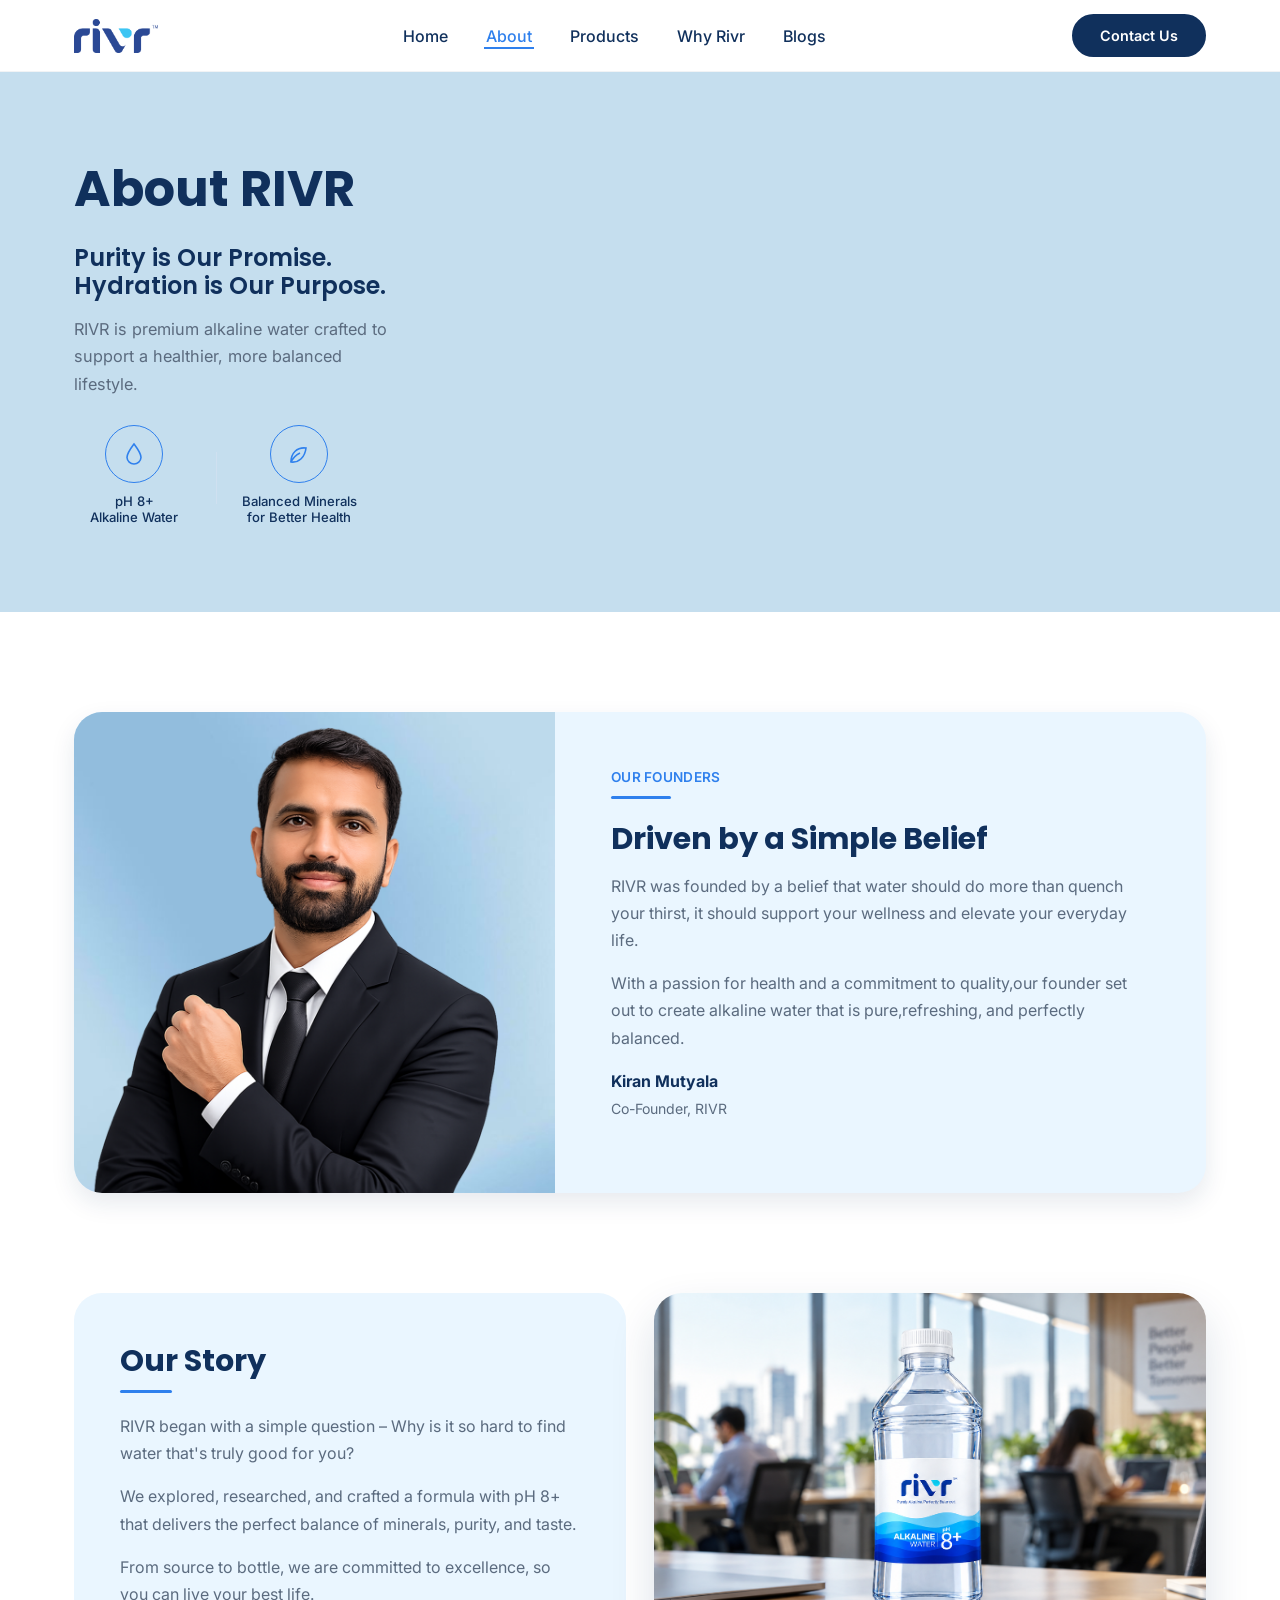
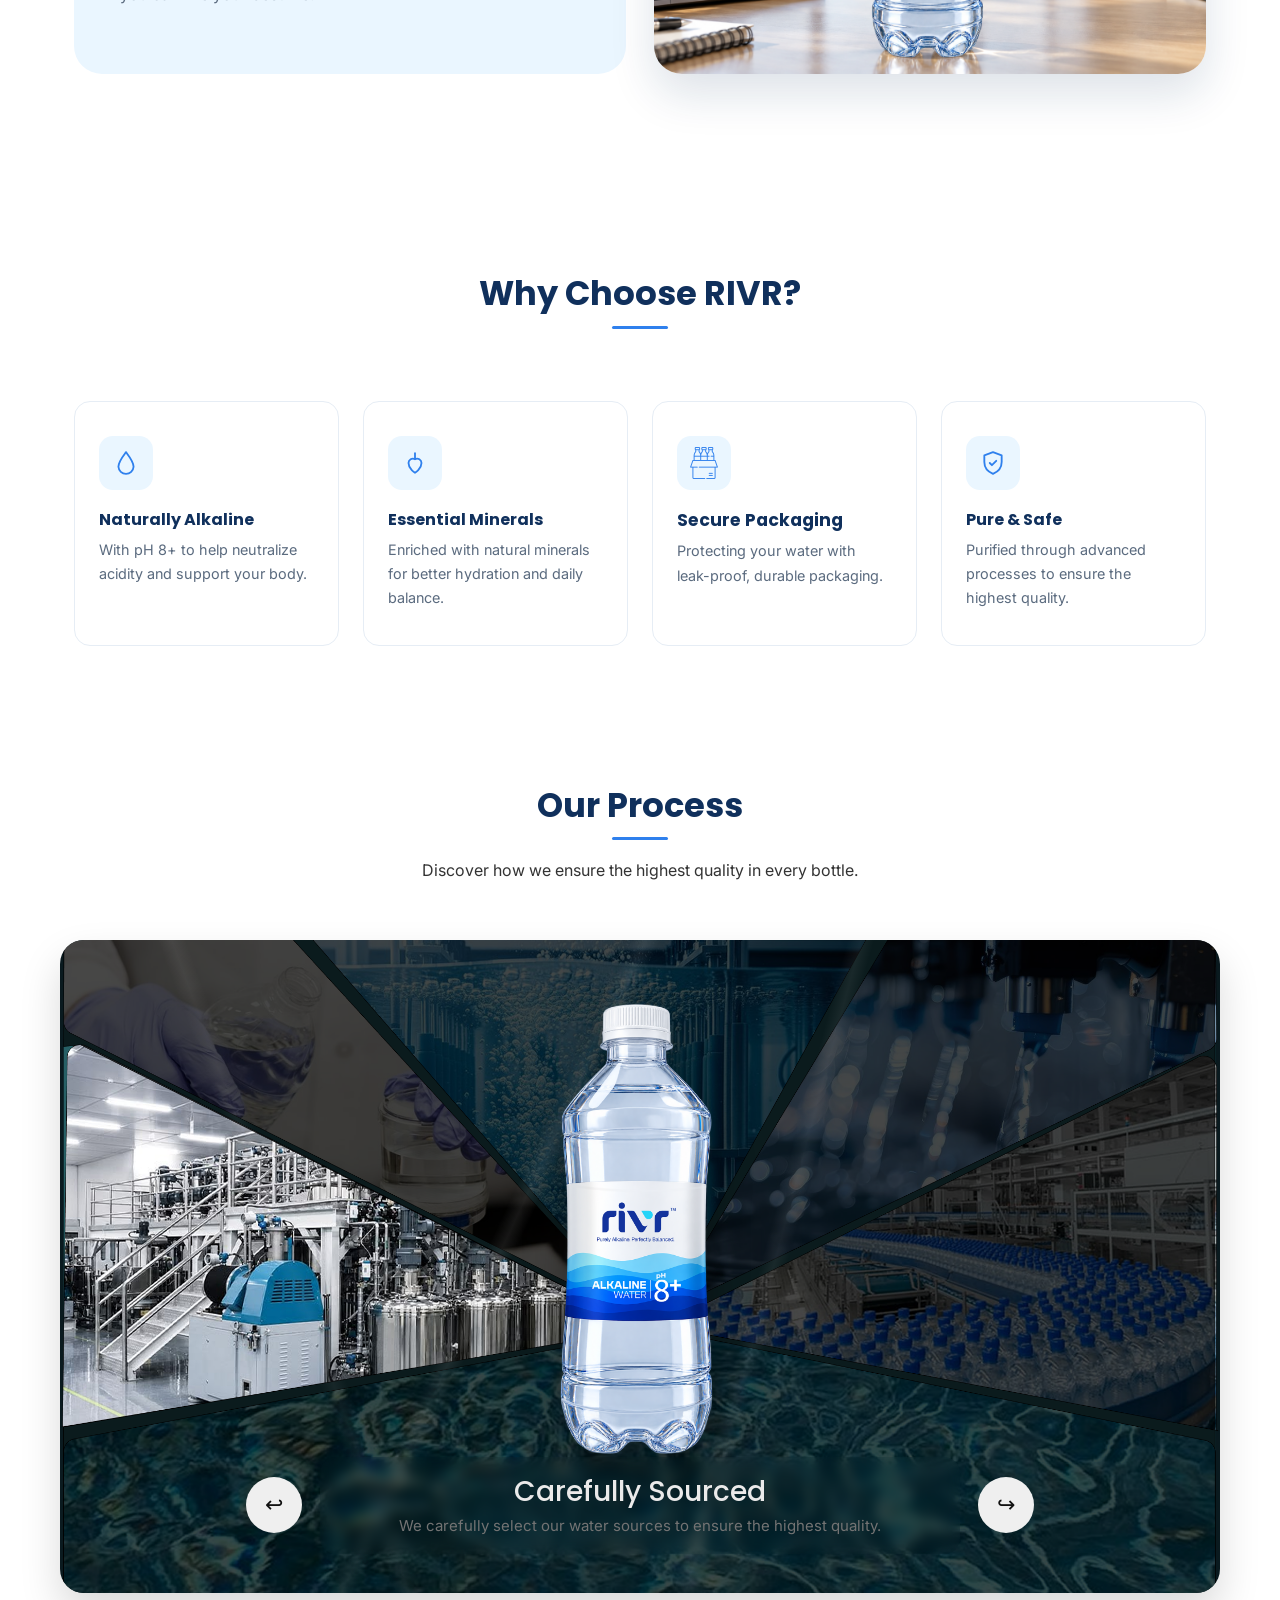
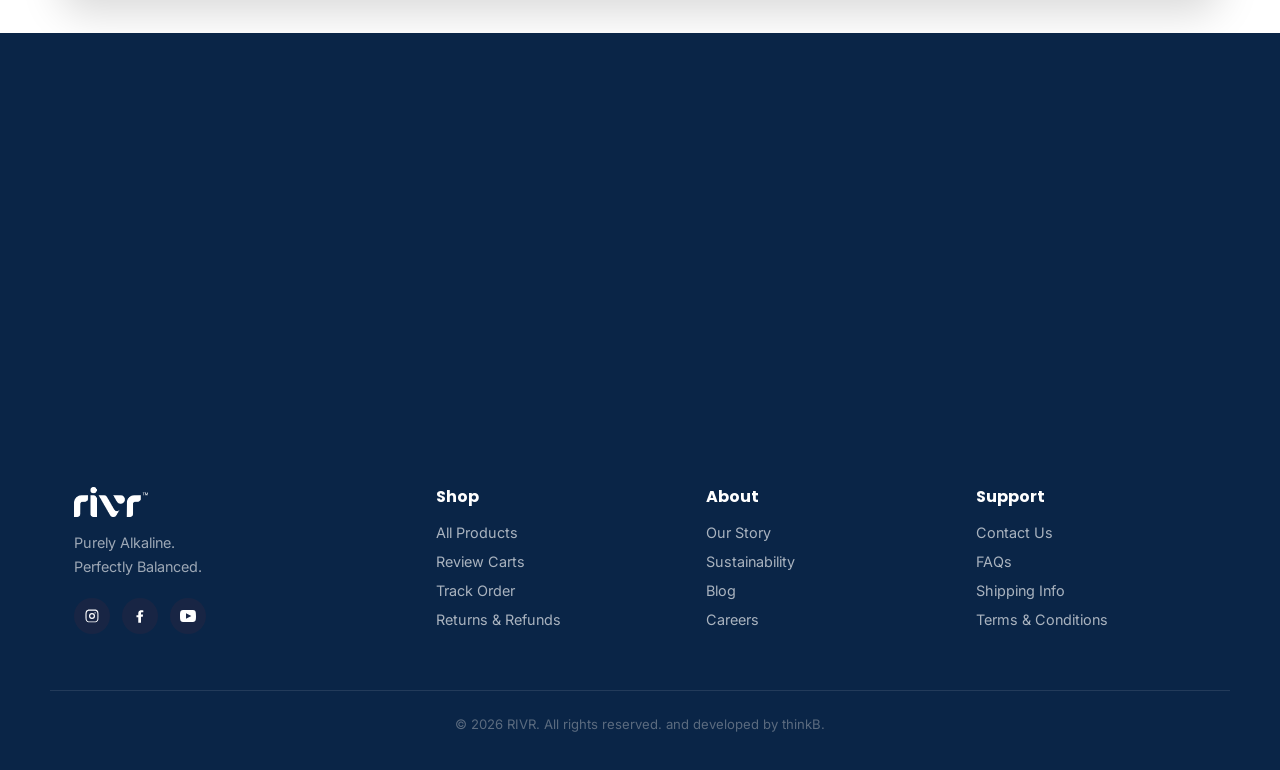
<file: about-us.html>
<!DOCTYPE html>
<html lang="en">
<head>
<meta charset="UTF-8">
<meta name="viewport" content="width=device-width, initial-scale=1.0">
<title>About RIVR — Purely Alkaline. Perfectly Balanced.</title>
<link rel="preconnect" href="https://fonts.googleapis.com">
<link href="https://fonts.googleapis.com/css2?family=Poppins:wght@400;500;600;700;800&family=Inter:wght@400;500;600&family=Dancing+Script:wght@600&display=swap" rel="stylesheet">
<link rel="stylesheet" href="css/style.css">
<style>
  /* this is css for the process section for mobile version only */
@media (max-width: 768px) {
  .qt-section {
    padding: 32px 16px;
  }

  .qt-card {
    display: flex;
    flex-direction: column;
    aspect-ratio: auto;
    height: auto;
    overflow: hidden;
    border-radius: 18px;
  }

  .qt-slide {
    inset: 0;
    position: absolute;
    width: 100%;
    aspect-ratio: 4 / 3;
  }

  .qt-slide.active {
    position: relative;
    inset: auto;
    flex: 0 0 auto;
  }

  .qt-facets {
    bottom: auto;
    height: 0;
    padding-bottom: 75%;
  }

  .qt-bottle-wrap {
    top: 0;
    left: 50%;
    height: 72%;
    transform: translate(-50%, 8%);
  }

  .qt-footer {
    position: relative;
    inset: auto;
    z-index: 6;
    gap: 10px;
    padding: 16px 12px;
    background: #0a1a1f;
  }

  .qt-textbox {
    padding: 10px 4px;
    width: auto;
    flex: 1;
  }

  .qt-textbox .qt-title {
    font-size: 20px;
  }

  .qt-textbox .qt-desc {
    color: #d0d7d9;
    font-size: 13px;
  }

  .qt-arrow {
    width: 40px;
    height: 40px;
    font-size: 18px;
  }
}
</style>

</head>
<body>

<!-- ===== NAVBAR ===== -->
<header class="navbar" id="navbar">
  <div class="container nav-inner">
    <a href="index.html" class="logo">
      <img src="images/Logo.png" alt="RIVR logo">
    </a>
    <nav class="nav-links" id="navLinks">
      <a href="index.html" class="nav-link">Home</a>
      <a href="about-us.html" class="nav-link active">About</a>
      <a href="products.html" class="nav-link">Products</a>
      <a href="why-rivr.html" class="nav-link">Why Rivr</a>
      <a href="blogs.html" class="nav-link">Blogs</a>
    </nav>

    <a href="contact.html" class="btn btn-primary nav-cta">Contact Us</a>

    <button class="menu-toggle" id="menuToggle" aria-label="Toggle menu">
      <span></span><span></span><span></span>
    </button>
  </div>
</header>

<section class="why-hero">
  <div class="container why-hero-inner">
    <div class="reveal" data-reveal="left">
      <h1>About RIVR</h1>
      <h2 class="tagline">Purity is Our Promise.<br>Hydration is Our Purpose.</h2>
      <p class="lead">RIVR is premium alkaline water crafted to support a healthier, more balanced lifestyle.</p>
      <div class="hero-quick-icons">
        <div class="qi">
          <span class="qi-circle"><svg viewBox="0 0 24 24"><path d="M12 2c-3 4-7 9-7 13.5A7 7 0 0 0 12 22a7 7 0 0 0 7-6.5C19 11 15 6 12 2Z"/></svg></span>
          <span>pH 8+<br>Alkaline Water</span>
        </div>
        <div class="divider-v"></div>
        <div class="qi">
          <span class="qi-circle"><svg viewBox="0 0 24 24"><path d="M4 20c8 1 14-5 15-14-9-1-15 5-15 14Z"/><path d="M4 20c2-4 5-7 9-9"/></svg></span>
          <span>Balanced Minerals<br>for Better Health</span>
        </div>
      </div>
    </div>
    <div class="hero-media reveal" data-reveal="right">
      <video autoplay muted loop playsinline poster="#" aria-label="Glass of water on a table with mountain view" style="height: 380px; object-fit: cover;">
        <source src="images/about-us.mp4" type="video/mp4">
      </video>
    </div>
  </div>
</section>


<section class="founder">

  <div class="container">

    <div class="founder-slider">

      <!-- ===== FOUNDER 1 ===== -->
      <div class="founder-slide active">

        <div class="founder-inner">

          <div class="founder-media reveal" data-reveal="left">
            <img
              src="images/founder-1.png"alt="Kiran Mutyala, Managing Director">
          </div>

          <div class="founder-copy reveal" data-reveal="right">

            <span class="eyebrow">OUR FOUNDERS</span>
            <div class="eyebrow-rule"></div>

            <h3>Driven by a Simple Belief</h3>
            <p>
              RIVR was founded by a belief that water should do more than quench your thirst, it should support your wellness and elevate your everyday life.
            </p>
            <p>With a passion for health and a commitment to quality,our founder set out to create alkaline water that is pure,refreshing, and perfectly balanced.</p>
            <p class="founder-name">Kiran Mutyala</p>
            <p class="founder-title">Co-Founder, RIVR</p>
          </div>
        </div>
      </div>
      <!-- ===== FOUNDER 2 ===== -->
      <div class="founder-slide">
        <div class="founder-inner">
          <div class="founder-media reveal" data-reveal="left">
            <img src="images/founder-2.png"alt="Bandaru Iswary Lakshmi, Proprietor">
          </div>
          <div class="founder-copy reveal" data-reveal="right">
            <span class="eyebrow">OUR FOUNDERS</span>
            <div class="eyebrow-rule"></div>
            <h3>Building a Better Tomorrow</h3>
            <p>Our vision goes beyond creating great products. We believein making healthier and better choices accessible toeveryone, every day.</p>
            <p>Through innovation, quality, and a commitment to wellness,we are building a brand that puts people and theireveryday wellbeing first.</p>
            <p class="founder-name">Bandaru Iswarya Lakshmi</p>
            <p class="founder-title">Founder, RIVR</p>
          </div>
        </div>
      </div>
    </div>
  </div>
</section>


<section class="story">
  <div class="container story-inner">
    <div class="story-copy reveal" data-reveal="left">
      <h3>Our Story</h3>
      <p>RIVR began with a simple question – Why is it so hard to find water that's truly good for you?</p>
      <p>We explored, researched, and crafted a formula with pH 8+ that delivers the perfect balance of minerals, purity, and taste.</p>
      <p>From source to bottle, we are committed to excellence, so you can live your best life.</p>
    </div>
    <div class="story-media reveal" data-reveal="right">
          <img src="images/bot-4.png" alt="RIVR water bottle">
    </div>
  </div>
</section>

<section class="why">
  <div class="container">
    <div class="section-head reveal" data-reveal="up">
      <h2>Why Choose RIVR?</h2>
    </div>
    <div class="why-grid">
      <div class="why-card reveal" data-reveal="up" data-delay="0">
        <span class="icon-square"><svg viewBox="0 0 24 24"><path d="M12 2c-3 4-7 9-7 13.5A7 7 0 0 0 12 22a7 7 0 0 0 7-6.5C19 11 15 6 12 2Z"/></svg></span>
        <h4>Naturally Alkaline</h4>
        <p>With pH 8+ to help neutralize acidity and support your body.</p>
      </div>
      <div class="why-card reveal" data-reveal="up" data-delay="100">
        <span class="icon-square"><svg viewBox="0 0 24 24"><path d="M12 21s-6-3.6-6-9a4 4 0 0 1 6-3.5A4 4 0 0 1 18 12c0 5.4-6 9-6 9Z"/><path d="M12 8V3"/></svg></span>
        <h4>Essential Minerals</h4>
        <p>Enriched with natural minerals for better hydration and daily balance.</p>
      </div>
      <div class="why-card reveal" data-reveal="up" data-delay="240">
        <span class="icon-square">
          <img src="images/water.png" alt="Secure Packaging">
        </span>
        <h3>Secure Packaging</h3>
        <p>Protecting your water with leak-proof, durable packaging.</p>
      </div>

      <div class="why-card reveal" data-reveal="up" data-delay="300">
        <span class="icon-square"><svg viewBox="0 0 24 24"><path d="M12 2 4 5v6c0 5 3.4 9 8 11 4.6-2 8-6 8-11V5l-8-3Z"/><path d="m9 12 2 2 4-4"/></svg></span>
        <h4>Pure &amp; Safe</h4>
        <p>Purified through advanced processes to ensure the highest quality.</p>
      </div>
    </div>
  </div>
</section>


  <section class="qt-section">
    <div class="section-head reveal" data-reveal="up">
      <h2>Our Process</h2>
      <p class="qt-subheading">
        Discover how we ensure the highest quality in every bottle.
      </p>
    </div>
    <div class="qt-card">
      <div class="qt-slide active" data-index="0">
        <img src="images/process-bg-1.png" alt="" class="qt-bg-img">
        <div class="qt-overlay"></div>
        <div class="qt-slide-text">
          <h2 class="qt-title">Carefully Sourced</h2>
          <p class="qt-desc">We carefully select our water sources to ensure the highest quality.</p>
        </div>
      </div>
      <div class="qt-slide" data-index="1">
        <img src="images/process-bg-2.png" alt="" class="qt-bg-img">
        <div class="qt-overlay"></div>
        <div class="qt-slide-text">
          <h2 class="qt-title">Advanced Purification</h2>
          <p class="qt-desc">Every batch is tested at the source before it enters the filtration line.</p>
        </div>
      </div>
      <div class="qt-slide" data-index="2">
        <img src="images/process-bg-3.png" alt="" class="qt-bg-img">
        <div class="qt-overlay"></div>
        <div class="qt-slide-text">
          <h2 class="qt-title">Alkaline Balance</h2>
          <p class="qt-desc">Infused with minerals to achieve pH 8+.</p>
        </div>
      </div>
      <div class="qt-slide" data-index="3">
        <img src="images/process-bg-4.png" alt="" class="qt-bg-img">
        <div class="qt-overlay"></div>
        <div class="qt-slide-text">
          <h2 class="qt-title">Hygienic Bottling</h2>
          <p class="qt-desc">Bottled with care to lock in purity and freshness.</p>
        </div>
      </div>
      <div class="qt-slide" data-index="4">
        <img src="images/process-bg-5.png" alt="" class="qt-bg-img">
        <div class="qt-overlay"></div>
        <div class="qt-slide-text">
          <h2 class="qt-title">Delivered to You</h2>
          <p class="qt-desc">From our hands to your life.</p>
        </div>
      </div>
      <div class="qt-facets"></div>
      <div class="qt-bottle-wrap">
        <img src="images/500ml 3D new Edited.png" alt="Product bottle" class="qt-bottle">
      </div>
      <div class="qt-footer">
        <button class="qt-arrow qt-arrow--left" id="qtPrev" aria-label="Previous">
          <span>↩</span>
        </button>
        <div class="qt-textbox" id="qtTextbox">
        </div>
        <button class="qt-arrow qt-arrow--right" id="qtNext" aria-label="Next">
          <span>↪</span>
        </button>
      </div>
    </div>
  </section>


<!-- ===== CTA ===== -->
<section class="cta">
  <video class="cta-video" autoplay muted loop playsinline aria-hidden="true">
    <source src="images/Rivr-waves-bg2.mp4" type="video/mp4">
  </video>
  <div class="container cta-inner reveal" data-reveal="up">
    <h2>Hydrate Smarter. Live Cleaner</h2>
    <p>Experience the difference that premium hydration can make in your daily life.</p>
    <a href="products.html" class="btn btn-primary">Shop RIVR Today</a>
  </div>
</section>

<!-- ===== FOOTER ===== -->
<footer class="footer" id="contact">
  <div class="container footer-inner">
    <div class="footer-brand">
      <img src="images/logo-white.png" alt="RIVR logo">
      <p>Purely Alkaline.<br>Perfectly Balanced.</p>
      <div class="social-icons">
        <a href="#" class="social-icon" aria-label="Instagram"><svg viewBox="0 0 24 24"><path d="M12 2.2c2.7 0 3 0 4.1.06 1.1.05 1.8.22 2.4.46.6.24 1.1.56 1.6 1.06.5.5.82 1 1.06 1.6.24.6.4 1.3.46 2.4.06 1.1.06 1.4.06 4.1s0 3-.06 4.1c-.05 1.1-.22 1.8-.46 2.4a4.3 4.3 0 0 1-1.06 1.6 4.3 4.3 0 0 1-1.6 1.06c-.6.24-1.3.4-2.4.46-1.1.06-1.4.06-4.1.06s-3 0-4.1-.06c-1.1-.05-1.8-.22-2.4-.46a4.3 4.3 0 0 1-1.6-1.06 4.3 4.3 0 0 1-1.06-1.6c-.24-.6-.4-1.3-.46-2.4C2.2 15 2.2 14.7 2.2 12s0-3 .06-4.1c.05-1.1.22-1.8.46-2.4.24-.6.56-1.1 1.06-1.6a4.3 4.3 0 0 1 1.6-1.06c.6-.24 1.3-.4 2.4-.46C9 2.2 9.3 2.2 12 2.2zm0 1.8c-2.65 0-2.96 0-4 .06-.96.04-1.48.2-1.83.34-.46.18-.79.4-1.13.75-.35.34-.57.67-.75 1.13-.14.35-.3.87-.34 1.83-.05 1.04-.06 1.35-.06 4s0 2.96.06 4c.04.96.2 1.48.34 1.83.18.46.4.79.75 1.13.34.35.67.57 1.13.75.35.14.87.3 1.83.34 1.04.05 1.35.06 4 .06s2.96 0 4-.06c.96-.04 1.48-.2 1.83-.34.46-.18.79-.4 1.13-.75.35-.34.57-.67.75-1.13.14-.35.3-.87.34-1.83.05-1.04.06-1.35.06-4s0-2.96-.06-4c-.04-.96-.2-1.48-.34-1.83a2.9 2.9 0 0 0-.75-1.13 2.9 2.9 0 0 0-1.13-.75c-.35-.14-.87-.3-1.83-.34-1.04-.05-1.35-.06-4-.06zm0 3.5a4.5 4.5 0 1 1 0 9 4.5 4.5 0 0 1 0-9zm0 1.8a2.7 2.7 0 1 0 0 5.4 2.7 2.7 0 0 0 0-5.4zm5.7-2a1.05 1.05 0 1 1-2.1 0 1.05 1.05 0 0 1 2.1 0z"/></svg></a>
        <a href="#" class="social-icon" aria-label="Facebook"><svg viewBox="0 0 24 24"><path d="M13.5 21v-8h2.7l.4-3.1h-3.1V8c0-.9.25-1.5 1.55-1.5H17V3.7C16.6 3.65 15.4 3.5 14 3.5c-2.7 0-4.6 1.65-4.6 4.7v2.7H6.7V14H9.4v8h4.1z"/></svg></a>
        <a href="#" class="social-icon" aria-label="Youtube"><svg viewBox="0 0 24 24"><path d="M19.615 3.184c-3.604-.246-11.631-.245-15.23 0-3.897.266-4.356 2.62-4.385 8.816.029 6.185.484 8.549 4.385 8.816 3.6.245 11.626.246 15.23 0 3.897-.266 4.356-2.62 4.385-8.816-.029-6.185-.484-8.549-4.385-8.816zm-10.615 12.816v-8l8 3.993-8 4z"/></svg></a>
      </div>
    </div>

    <div class="footer-col">
      <h4>Shop</h4>
      <a href="products.html">All Products</a>
      <a href="review-carts.html">Review Carts</a>
      <a href="track-order.html">Track Order</a>
      <a href="returns-refunds.html">Returns &amp; Refunds</a>
    </div>

    <div class="footer-col">
      <h4>About</h4>
      <a href="about-us.html">Our Story</a>
      <a href="sustainability.html">Sustainability</a>
      <a href="blog.html">Blog</a>
      <a href="careers.html">Careers</a>
    </div>

    <div class="footer-col">
      <h4>Support</h4>
      <a href="contact.html">Contact Us</a>
      <a href="faq.html">FAQs</a>
      <a href="shipping-info.html">Shipping Info</a>
      <a href="terms-conditions.html">Terms &amp; Conditions</a>
    </div>
  </div>

  <div class="footer-bottom">
    <p>&copy; <span id="year"></span> RIVR. All rights reserved. and developed by thinkB.</p>
  </div>
</footer>

<button id="backToTop" aria-label="Back to top">&#8593;</button>

<script src="js/script.js"></script>

</body>
</html>
</file>
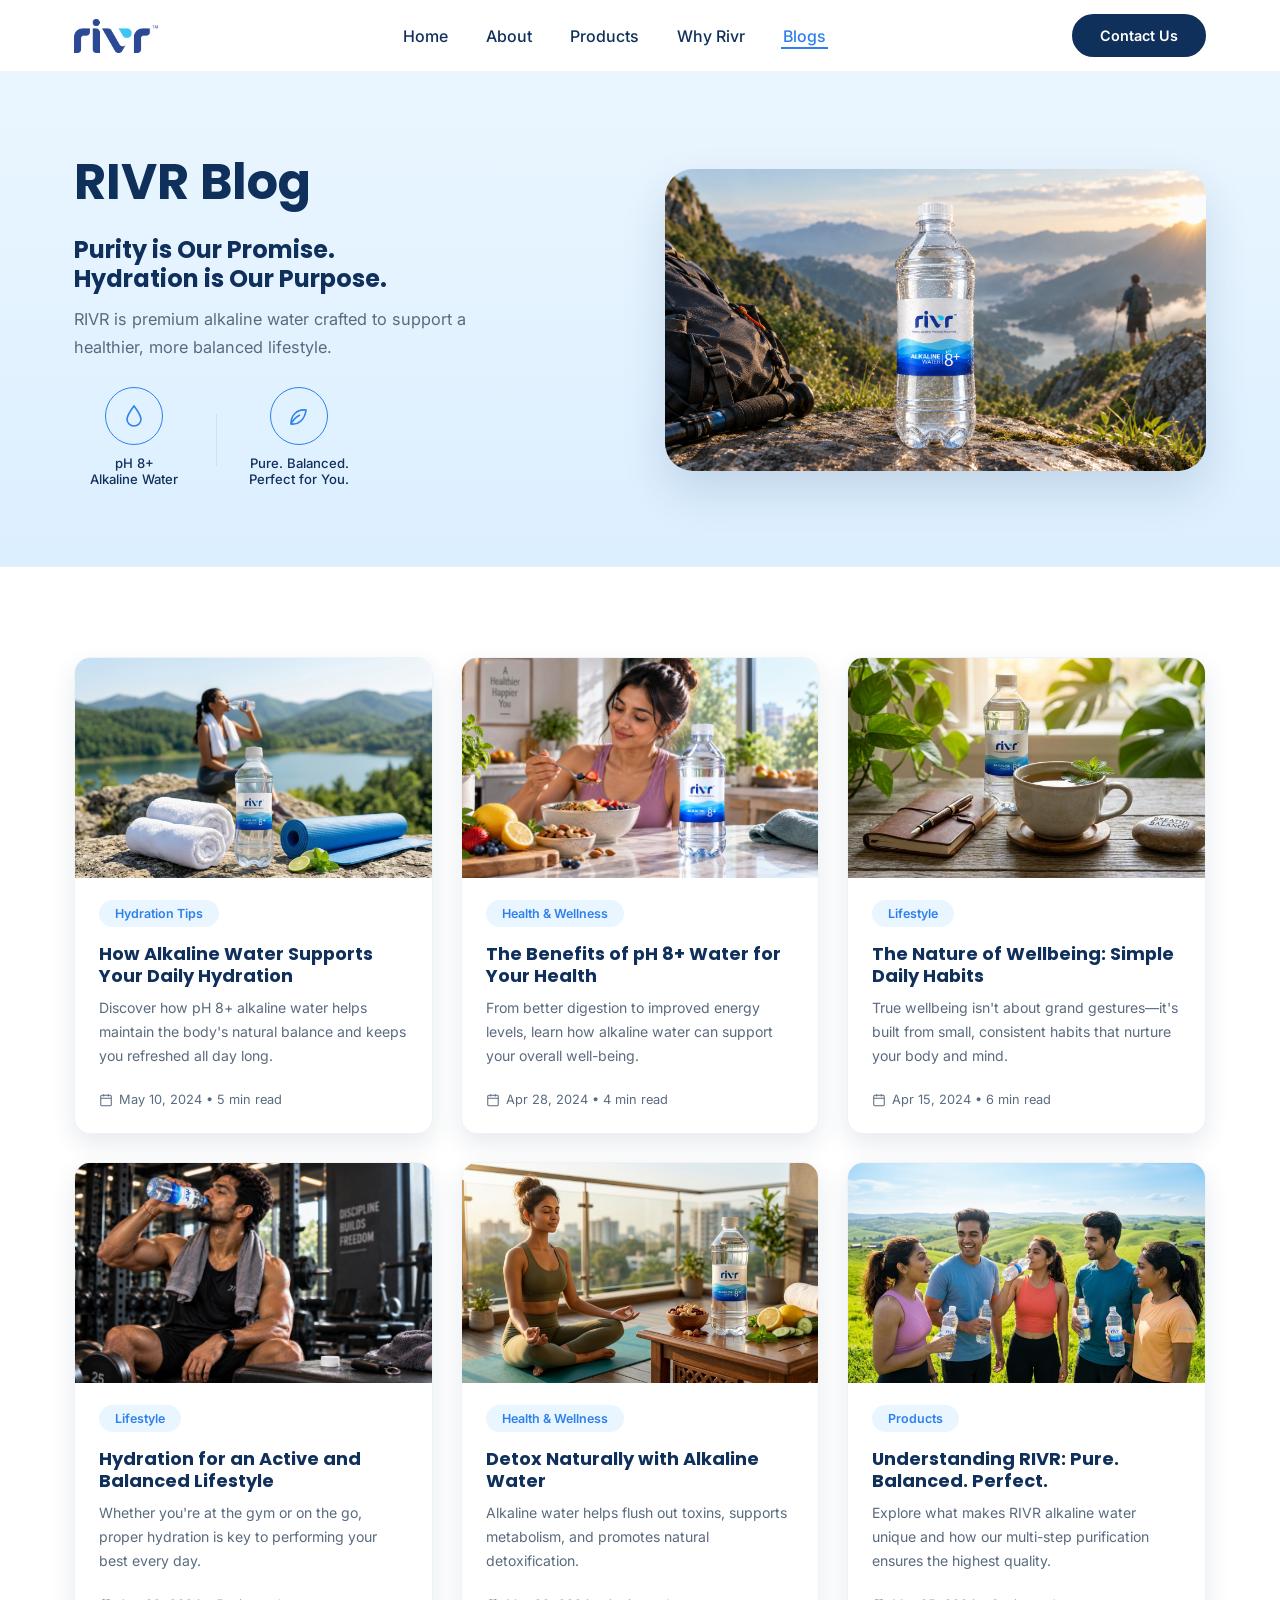
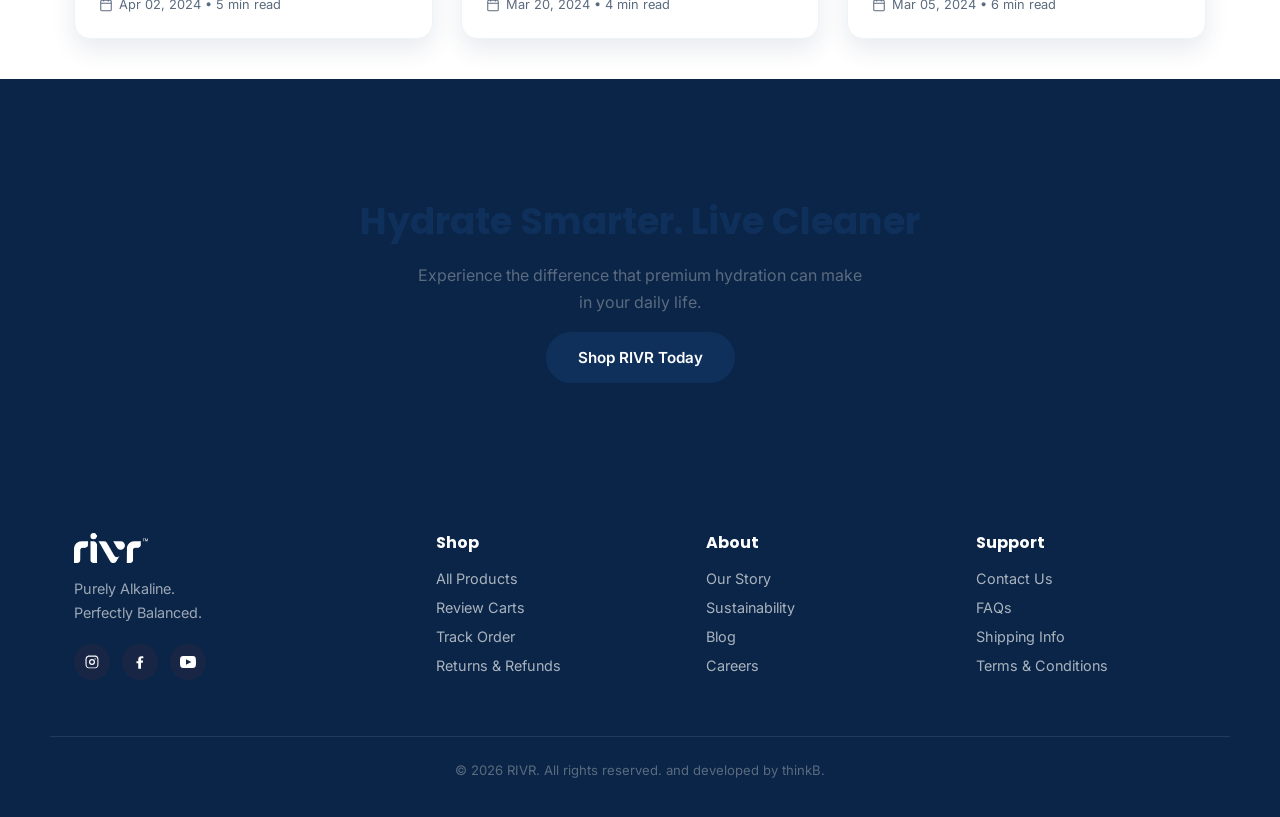
<file: blogs.html>
<!DOCTYPE html>
<html lang="en">
<head>
<meta charset="UTF-8">
<meta name="viewport" content="width=device-width, initial-scale=1.0">
<title>RIVR Blog — Hydration, Wellness &amp; Lifestyle</title>
<link rel="preconnect" href="https://fonts.googleapis.com">
<link href="https://fonts.googleapis.com/css2?family=Poppins:wght@400;500;600;700;800&family=Inter:wght@400;500;600&display=swap" rel="stylesheet">
<link rel="stylesheet" href="css/style.css">

</head>
<body>

<!-- ===== NAVBAR ===== -->
<header class="navbar" id="navbar">
  <div class="container nav-inner">
    <a href="index.html" class="logo">
      <img src="images/Logo.png" alt="RIVR logo">
    </a>
    <nav class="nav-links" id="navLinks">
      <a href="index.html" class="nav-link">Home</a>
      <a href="about-us.html" class="nav-link">About</a>
      <a href="products.html" class="nav-link">Products</a>
      <a href="why-rivr.html" class="nav-link">Why Rivr</a>
      <a href="blogs.html" class="nav-link active">Blogs</a>
    </nav>

    <a href="contact.html" class="btn btn-primary nav-cta">Contact Us</a>

    <button class="menu-toggle" id="menuToggle" aria-label="Toggle menu">
      <span></span><span></span><span></span>
    </button>
  </div>
</header>

<section class="blog-hero">
  <div class="container blog-hero-inner">
    <div class="reveal" data-reveal="left">
      <h1>RIVR Blog</h1>
      <h2 class="tagline">Purity is Our Promise.<br>Hydration is Our Purpose.</h2>
      <p class="lead">RIVR is premium alkaline water crafted to support a healthier, more balanced lifestyle.</p>
      <div class="hero-quick-icons">
        <div class="qi">
          <span class="qi-circle"><svg viewBox="0 0 24 24"><path d="M12 2c-3 4-7 9-7 13.5A7 7 0 0 0 12 22a7 7 0 0 0 7-6.5C19 11 15 6 12 2Z"/></svg></span>
          <span>pH 8+<br>Alkaline Water</span>
        </div>
        <div class="divider-v"></div>
        <div class="qi">
          <span class="qi-circle"><svg viewBox="0 0 24 24"><path d="M4 20c8 1 14-5 15-14-9-1-15 5-15 14Z"/><path d="M4 20c2-4 5-7 9-9"/></svg></span>
          <span>Pure. Balanced.<br>Perfect for You.</span>
        </div>
      </div>    </div>
    <div class="hero-media reveal" data-reveal="right">
          <img src="images/bot-2.png" alt="RIVR water bottle with nature background">
    </div>
  </div>
</section>

<section class="blog-section">
  <div class="container">
    <div class="blog-grid" id="blogGrid">

      <a href="/blogs/alkaline-water-supports-daily-hydration.html" class="blog-card-link">
      <article class="blog-card reveal" data-reveal="up" data-delay="0" data-category="hydration" data-title="how alkaline water supports your daily hydration">
        <div class="blog-thumb"><img src="images/blog1.png" alt="Woman drinking RIVR water outdoors"></div>
        <div class="blog-body">
          <span class="tag">Hydration Tips</span>
          <h3>How Alkaline Water Supports Your Daily Hydration</h3>
          <p>Discover how pH 8+ alkaline water helps maintain the body's natural balance and keeps you refreshed all day long.</p>
          <div class="blog-meta">
            <svg viewBox="0 0 24 24"><rect x="3" y="4" width="18" height="18" rx="2"/><path d="M3 9h18M8 2v4M16 2v4"/></svg>
            May 10, 2024 &bull; 5 min read
          </div>
        </div>
      </article>
      </a>


      <a href="/blogs/benefits-ph-water-health.html" class="blog-card-link">
      <article class="blog-card reveal" data-reveal="up" data-delay="80" data-category="health" data-title="the benefits of ph 8+ water for your health">
        <div class="blog-thumb"><img src="images/blog2.png" alt="Glass of water on a table with mountain view"></div>
        <div class="blog-body">
          <span class="tag">Health &amp; Wellness</span>
          <h3>The Benefits of pH 8+ Water for Your Health</h3>
          <p>From better digestion to improved energy levels, learn how alkaline water can support your overall well-being.</p>
          <div class="blog-meta">
            <svg viewBox="0 0 24 24"><rect x="3" y="4" width="18" height="18" rx="2"/><path d="M3 9h18M8 2v4M16 2v4"/></svg>
            Apr 28, 2024 &bull; 4 min read
          </div>
        </div>
      </article>
      </a>

      <a href="/blogs/nature-wellbeing-simple-daily-habits.html" class="blog-card-link">
      <article class="blog-card reveal" data-reveal="up" data-delay="160" data-category="sustainability" data-title="our commitment to a sustainable future">
        <div class="blog-thumb"><img src="images/blog3.png" alt="Water droplet on a green leaf"></div>
        <div class="blog-body">
          <span class="tag">Lifestyle</span>
          <h3>The Nature of Wellbeing: Simple Daily Habits</h3>
          <p>True wellbeing isn't about grand gestures—it's built from small, consistent habits that nurture your body and mind.</p>
          <div class="blog-meta">
            <svg viewBox="0 0 24 24"><rect x="3" y="4" width="18" height="18" rx="2"/><path d="M3 9h18M8 2v4M16 2v4"/></svg>
            Apr 15, 2024 &bull; 6 min read
          </div>
        </div>
      </article>
      </a>

      <a href="/blogs/hydration-active-balanced-lifestyle.html" class="blog-card-link">
      <article class="blog-card reveal" data-reveal="up" data-delay="0" data-category="lifestyle" data-title="hydration for an active and balanced lifestyle">
        <div class="blog-thumb"><img src="images/blog4.png" alt="Man drinking RIVR water in the gym"></div>
        <div class="blog-body">
          <span class="tag">Lifestyle</span>
          <h3>Hydration for an Active and Balanced Lifestyle</h3>
          <p>Whether you're at the gym or on the go, proper hydration is key to performing your best every day.</p>
          <div class="blog-meta">
            <svg viewBox="0 0 24 24"><rect x="3" y="4" width="18" height="18" rx="2"/><path d="M3 9h18M8 2v4M16 2v4"/></svg>
            Apr 02, 2024 &bull; 5 min read
          </div>
        </div>
      </article>
      </a>

      <a href="/blogs/detox-naturally-alkaline-water.html" class="blog-card-link">
      <article class="blog-card reveal" data-reveal="up" data-delay="80" data-category="health" data-title="detox naturally with alkaline water">
        <div class="blog-thumb"><img src="images/blog5.png" alt="Woman meditating by a lake"></div>
        <div class="blog-body">
          <span class="tag">Health &amp; Wellness</span>
          <h3>Detox Naturally with Alkaline Water</h3>
          <p>Alkaline water helps flush out toxins, supports metabolism, and promotes natural detoxification.</p>
          <div class="blog-meta">
            <svg viewBox="0 0 24 24"><rect x="3" y="4" width="18" height="18" rx="2"/><path d="M3 9h18M8 2v4M16 2v4"/></svg>
            Mar 20, 2024 &bull; 4 min read
          </div>
        </div>
      </article>
      </a>

      <a href="/blogs/understanding-rivr-pure-balanced-perfect.html" class="blog-card-link">
      <article class="blog-card reveal" data-reveal="up" data-delay="160" data-category="products" data-title="understanding rivr pure balanced perfect">
        <div class="blog-thumb"><img src="images/blog6.png" alt="Three RIVR bottles on rocks by a river"></div>
        <div class="blog-body">
          <span class="tag">Products</span>
          <h3>Understanding RIVR: Pure. Balanced. Perfect.</h3>
          <p>Explore what makes RIVR alkaline water unique and how our multi-step purification ensures the highest quality.</p>
          <div class="blog-meta">
            <svg viewBox="0 0 24 24"><rect x="3" y="4" width="18" height="18" rx="2"/><path d="M3 9h18M8 2v4M16 2v4"/></svg>
            Mar 05, 2024 &bull; 6 min read
          </div>
        </div>
      </article>
      </a>

    </div>
</section>

<!-- ===== CTA ===== -->
<section class="cta">
  <video class="cta-video" autoplay muted loop playsinline aria-hidden="true">
    <source src="images/Rivr-waves-bg2.mp4" type="video/mp4">
  </video>
  <div class="container cta-inner reveal" data-reveal="up">
    <h2>Hydrate Smarter. Live Cleaner</h2>
    <p>Experience the difference that premium hydration can make in your daily life.</p>
    <a href="products.html" class="btn btn-primary">Shop RIVR Today</a>
  </div>
</section>

<!-- ===== FOOTER ===== -->
<footer class="footer" id="contact">
  <div class="container footer-inner">
    <div class="footer-brand">
      <img src="images/logo-white.png" alt="RIVR logo">
      <p>Purely Alkaline.<br>Perfectly Balanced.</p>
      <div class="social-icons">
        <a href="#" class="social-icon" aria-label="Instagram"><svg viewBox="0 0 24 24"><path d="M12 2.2c2.7 0 3 0 4.1.06 1.1.05 1.8.22 2.4.46.6.24 1.1.56 1.6 1.06.5.5.82 1 1.06 1.6.24.6.4 1.3.46 2.4.06 1.1.06 1.4.06 4.1s0 3-.06 4.1c-.05 1.1-.22 1.8-.46 2.4a4.3 4.3 0 0 1-1.06 1.6 4.3 4.3 0 0 1-1.6 1.06c-.6.24-1.3.4-2.4.46-1.1.06-1.4.06-4.1.06s-3 0-4.1-.06c-1.1-.05-1.8-.22-2.4-.46a4.3 4.3 0 0 1-1.6-1.06 4.3 4.3 0 0 1-1.06-1.6c-.24-.6-.4-1.3-.46-2.4C2.2 15 2.2 14.7 2.2 12s0-3 .06-4.1c.05-1.1.22-1.8.46-2.4.24-.6.56-1.1 1.06-1.6a4.3 4.3 0 0 1 1.6-1.06c.6-.24 1.3-.4 2.4-.46C9 2.2 9.3 2.2 12 2.2zm0 1.8c-2.65 0-2.96 0-4 .06-.96.04-1.48.2-1.83.34-.46.18-.79.4-1.13.75-.35.34-.57.67-.75 1.13-.14.35-.3.87-.34 1.83-.05 1.04-.06 1.35-.06 4s0 2.96.06 4c.04.96.2 1.48.34 1.83.18.46.4.79.75 1.13.34.35.67.57 1.13.75.35.14.87.3 1.83.34 1.04.05 1.35.06 4 .06s2.96 0 4-.06c.96-.04 1.48-.2 1.83-.34.46-.18.79-.4 1.13-.75.35-.34.57-.67.75-1.13.14-.35.3-.87.34-1.83.05-1.04.06-1.35.06-4s0-2.96-.06-4c-.04-.96-.2-1.48-.34-1.83a2.9 2.9 0 0 0-.75-1.13 2.9 2.9 0 0 0-1.13-.75c-.35-.14-.87-.3-1.83-.34-1.04-.05-1.35-.06-4-.06zm0 3.5a4.5 4.5 0 1 1 0 9 4.5 4.5 0 0 1 0-9zm0 1.8a2.7 2.7 0 1 0 0 5.4 2.7 2.7 0 0 0 0-5.4zm5.7-2a1.05 1.05 0 1 1-2.1 0 1.05 1.05 0 0 1 2.1 0z"/></svg></a>
        <a href="#" class="social-icon" aria-label="Facebook"><svg viewBox="0 0 24 24"><path d="M13.5 21v-8h2.7l.4-3.1h-3.1V8c0-.9.25-1.5 1.55-1.5H17V3.7C16.6 3.65 15.4 3.5 14 3.5c-2.7 0-4.6 1.65-4.6 4.7v2.7H6.7V14H9.4v8h4.1z"/></svg></a>
        <a href="#" class="social-icon" aria-label="Youtube"><svg viewBox="0 0 24 24"><path d="M19.615 3.184c-3.604-.246-11.631-.245-15.23 0-3.897.266-4.356 2.62-4.385 8.816.029 6.185.484 8.549 4.385 8.816 3.6.245 11.626.246 15.23 0 3.897-.266 4.356-2.62 4.385-8.816-.029-6.185-.484-8.549-4.385-8.816zm-10.615 12.816v-8l8 3.993-8 4z"/></svg></a>
      </div>
    </div>

    <div class="footer-col">
      <h4>Shop</h4>
      <a href="products.html">All Products</a>
      <a href="review-carts.html">Review Carts</a>
      <a href="track-order.html">Track Order</a>
      <a href="returns-refunds.html">Returns &amp; Refunds</a>
    </div>

    <div class="footer-col">
      <h4>About</h4>
      <a href="about-us.html">Our Story</a>
      <a href="sustainability.html">Sustainability</a>
      <a href="blog.html">Blog</a>
      <a href="careers.html">Careers</a>
    </div>

    <div class="footer-col">
      <h4>Support</h4>
      <a href="contact.html">Contact Us</a>
      <a href="faq.html">FAQs</a>
      <a href="shipping-info.html">Shipping Info</a>
      <a href="terms-conditions.html">Terms &amp; Conditions</a>
    </div>
  </div>

  <div class="footer-bottom">
    <p>&copy; <span id="year"></span> RIVR. All rights reserved. and developed by thinkB.</p>
  </div>
</footer>

<button id="backToTop" aria-label="Back to top">&#8593;</button>

<script src="js/script.js"></script>


</body>
</html>
</file>
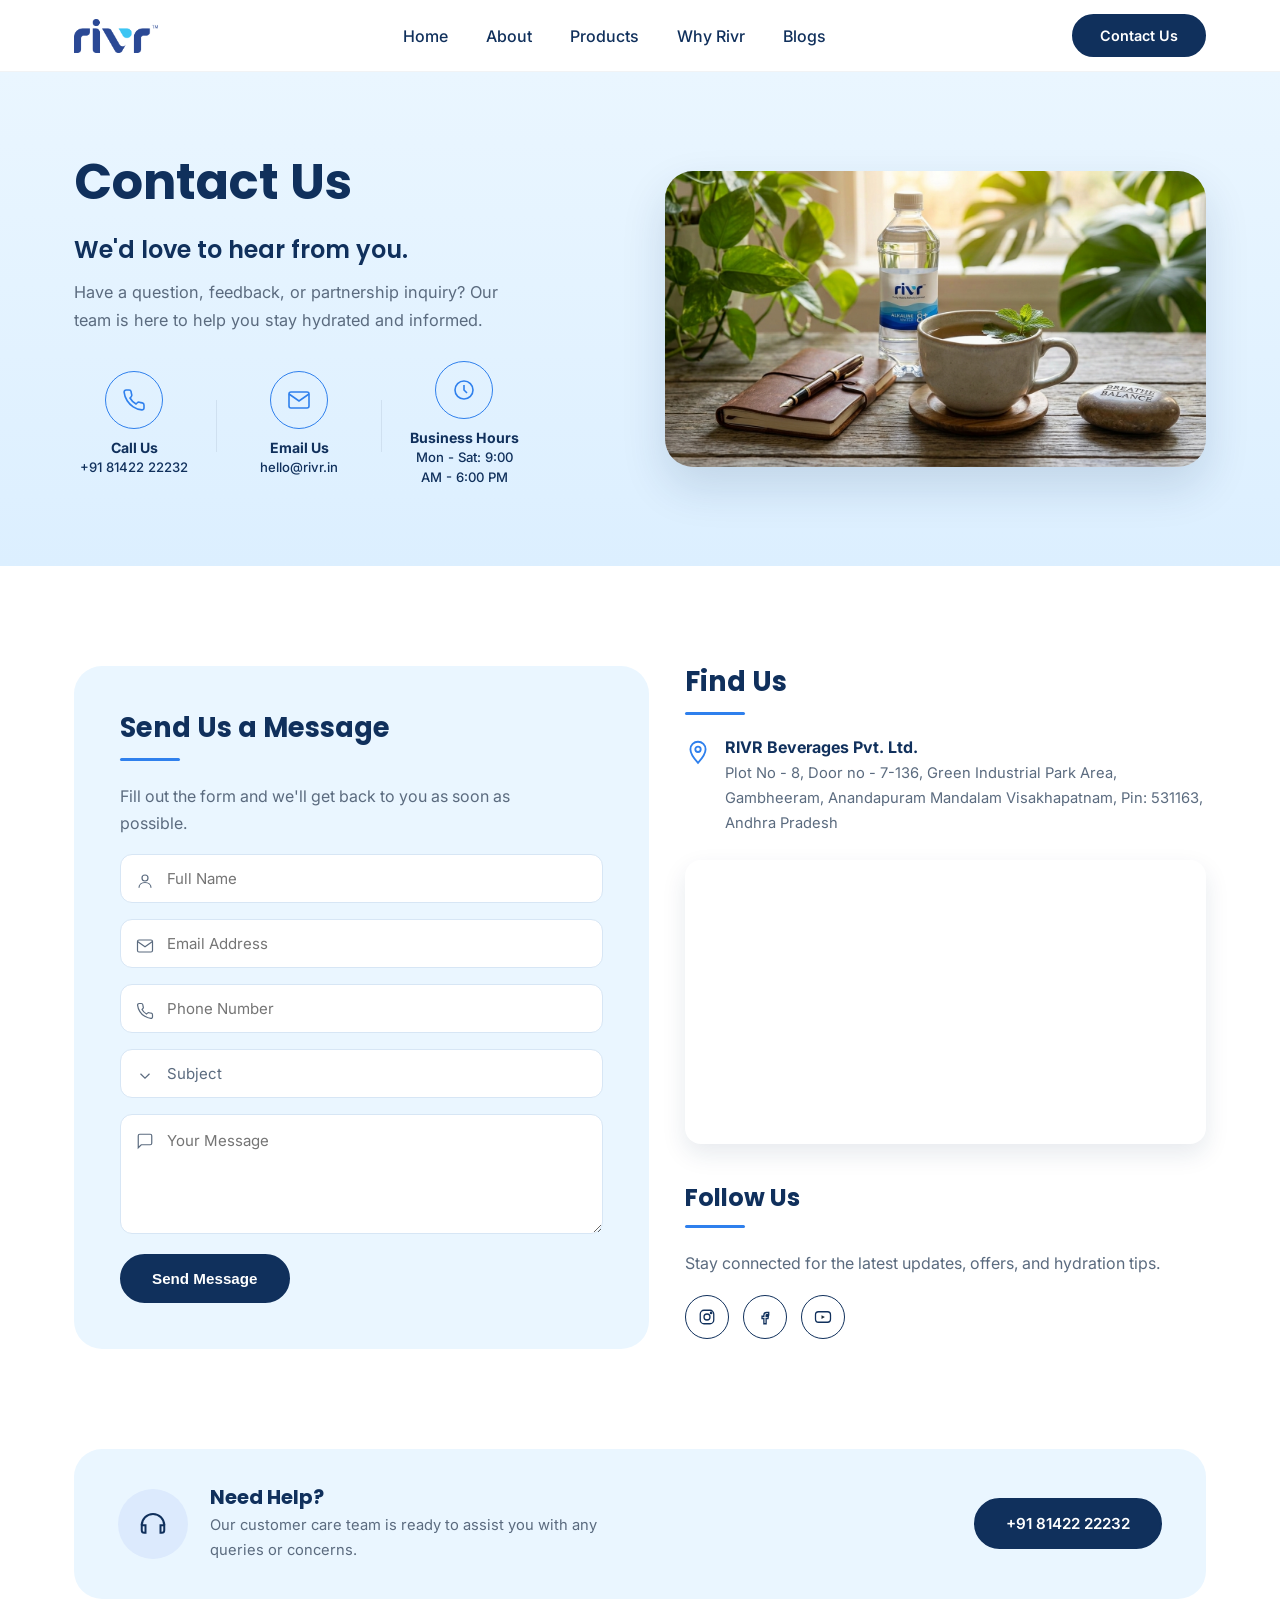
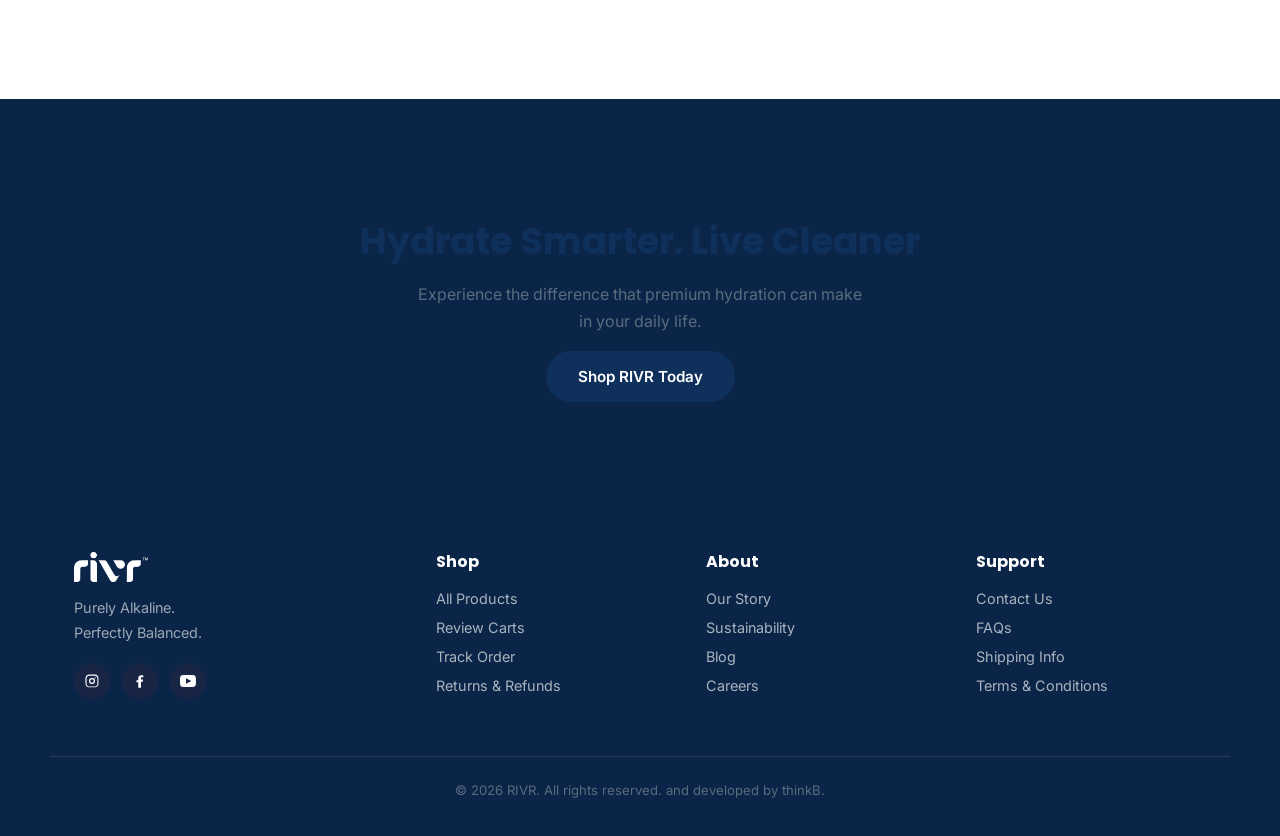
<file: contact.html>
<!DOCTYPE html>
<html lang="en">
<head>
<meta charset="UTF-8">
<meta name="viewport" content="width=device-width, initial-scale=1.0">
<title>Contact RIVR — We'd Love to Hear From You</title>
<link rel="preconnect" href="https://fonts.googleapis.com">
<link href="https://fonts.googleapis.com/css2?family=Poppins:wght@400;500;600;700;800&family=Inter:wght@400;500;600&display=swap" rel="stylesheet">
<link rel="stylesheet" href="css/style.css">

</head>
<body>

<!-- ===== NAVBAR ===== -->
<header class="navbar" id="navbar">
  <div class="container nav-inner">
    <a href="index.html" class="logo">
      <img src="images/Logo.png" alt="RIVR logo">
    </a>
    <nav class="nav-links" id="navLinks">
      <a href="index.html" class="nav-link">Home</a>
      <a href="about-us.html" class="nav-link">About</a>
      <a href="products.html" class="nav-link">Products</a>
      <a href="why-rivr.html" class="nav-link">Why Rivr</a>
      <a href="blogs.html" class="nav-link">Blogs</a>
    </nav>

    <a href="contact.html" class="btn btn-primary nav-cta">Contact Us</a>

    <button class="menu-toggle" id="menuToggle" aria-label="Toggle menu">
      <span></span><span></span><span></span>
    </button>
  </div>
</header>


<section class="contact-hero">
  <div class="container contact-hero-inner">
    <div class="reveal" data-reveal="left">
      <h1>Contact Us</h1>
      <h2 class="tagline">We'd love to hear from you.</h2>
      <p class="lead">Have a question, feedback, or partnership inquiry? Our team is here to help you stay hydrated and informed.</p>
      <div class="hero-quick-icons">
        <div class="qi">
          <span class="qi-circle"><svg viewBox="0 0 24 24"><path d="M22 16.9v3a2 2 0 0 1-2.2 2 19.8 19.8 0 0 1-8.6-3.1 19.5 19.5 0 0 1-6-6 19.8 19.8 0 0 1-3.1-8.7A2 2 0 0 1 4.1 2h3a2 2 0 0 1 2 1.7c.1 1 .3 2 .6 2.9a2 2 0 0 1-.5 2.1L8 10a16 16 0 0 0 6 6l1.3-1.2a2 2 0 0 1 2.1-.5c.9.3 1.9.5 2.9.6a2 2 0 0 1 1.7 2Z"/></svg></span>
          <div><strong>Call Us</strong><span>+91 81422 22232</span></div>
        </div>
        <div class="divider-v"></div>
        <div class="qi">
          <span class="qi-circle"><svg viewBox="0 0 24 24"><rect x="2" y="4" width="20" height="16" rx="2"/><path d="m2 6 10 7 10-7"/></svg></span>
          <div><strong>Email Us</strong><span>hello@rivr.in</span></div>
        </div>
        <div class="divider-v"></div>
        <div class="qi">
          <span class="qi-circle"><svg viewBox="0 0 24 24"><circle cx="12" cy="12" r="9"/><path d="M12 7v5l3 3"/></svg></span>
          <div><strong>Business Hours</strong><span>Mon - Sat: 9:00 AM - 6:00 PM</span></div>
        </div>
      </div>
    </div>
    <div class="hero-media reveal" data-reveal="right">
     <img src="images/blog3.png" alt="RIVR water bottle with nature background">
    </div>
  </div>
</section>

<section class="contact-main">
  <div class="container contact-grid">
    <div class="form-card reveal" data-reveal="left">
      <h2>Send Us a Message</h2>
      <div class="eyebrow-rule"></div>
      <p>Fill out the form and we'll get back to you as soon as possible.</p>
<form id="contactForm"
      action="https://formspree.io/f/mdekbrey"
      method="POST"
      novalidate>

  <div class="field" data-field="name">
    <svg viewBox="0 0 24 24">
      <circle cx="12" cy="8" r="4"/>
      <path d="M4 21c0-4.4 3.6-7 8-7s8 2.6 8 7"/>
    </svg>
    <input
      type="text"
      id="name"
      name="name"
      placeholder="Full Name"
      required>
  </div>
  <p class="error-msg">Please enter your name.</p>


  <div class="field" data-field="email">
    <svg viewBox="0 0 24 24">
      <rect x="2" y="4" width="20" height="16" rx="2"/>
      <path d="m2 6 10 7 10-7"/>
    </svg>
    <input
      type="email"
      id="email"
      name="email"
      placeholder="Email Address"
      required>
  </div>
  <p class="error-msg">Please enter a valid email.</p>


  <div class="field" data-field="phone">
    <svg viewBox="0 0 24 24">
      <path d="M22 16.9v3a2 2 0 0 1-2.2 2 19.8 19.8 0 0 1-8.6-3.1 19.5 19.5 0 0 1-6-6 19.8 19.8 0 0 1-3.1-8.7A2 2 0 0 1 4.1 2h3a2 2 0 0 1 2 1.7c.1 1 .3 2 .6 2.9a2 2 0 0 1-.5 2.1L8 10a16 16 0 0 0 6 6l1.3-1.2a2 2 0 0 1 2.1-.5c.9.3 1.9.5 2.9.6a2 2 0 0 1 1.7 2Z"/>
    </svg>
    <input
      type="tel"
      id="phone"
      name="phone"
      placeholder="Phone Number">
  </div>
  <p class="error-msg">&nbsp;</p>


  <div class="field" data-field="subject">
    <svg viewBox="0 0 24 24" style="opacity:0">
      <path d="M0 0"/>
    </svg>

    <select id="subject" name="subject" required>
      <option value="" disabled selected>Subject</option>
      <option value="General Inquiry">General Inquiry</option>
      <option value="Order Support">Order Support</option>
      <option value="Distribution">Distribution</option>
      <option value="Franchise">Franchise</option>
    </select>

    <svg class="select-arrow" viewBox="0 0 24 24">
      <path d="M6 9l6 6 6-6"/>
    </svg>
  </div>
  <p class="error-msg">Please choose a subject.</p>


  <div class="field" data-field="message">
    <svg viewBox="0 0 24 24">
      <path d="M21 15a2 2 0 0 1-2 2H7l-4 4V5a2 2 0 0 1 2-2h14a2 2 0 0 1 2 2Z"/>
    </svg>

    <textarea
      id="message"
      name="message"
      placeholder="Your Message"
      required></textarea>
  </div>
  <p class="error-msg">Please enter a message.</p>


  <!-- Subject shown in your Formspree email -->
  <input
    type="hidden"
    name="_subject"
    value="New Website Contact Form Message">


  <button
    type="submit"
    class="btn btn-primary"
    id="sendBtn">
    Send Message
  </button>


  <div
    class="form-status"
    id="formStatus"
    role="status"
    aria-live="polite">

    <svg viewBox="0 0 24 24">
      <path d="M20 6 9 17l-5-5"/>
    </svg>

    <span>
      Thanks! Your message has been sent — we'll be in touch soon.
    </span>
  </div>

</form>

    </div>

    <div class="findus reveal" data-reveal="right">
      <h2>Find Us</h2>
      <div class="eyebrow-rule"></div>
      <div class="address-block">
        <span class="pin-icon"><svg viewBox="0 0 24 24"><path d="M12 22s7-7.4 7-12.5A7 7 0 0 0 5 9.5C5 14.6 12 22 12 22Z"/><circle cx="12" cy="9.5" r="2.5"/></svg></span>
        <div>
          <strong>RIVR Beverages Pvt. Ltd.</strong>
          <p>Plot No - 8, Door no - 7-136, Green Industrial Park Area, Gambheeram, Anandapuram Mandalam Visakhapatnam, Pin: 531163, Andhra Pradesh</p>
        </div>
      </div>

      <div class="map-wrap">
    <iframe src="https://www.google.com/maps/embed?pb=!1m18!1m12!1m3!1d3797.1288788890442!2d83.364016410892!3d17.87942628837348!2m3!1f0!2f0!3f0!3m2!1i1024!2i768!4f13.1!3m3!1m2!1s0x3a39591b1960fc83%3A0xddaba6cdaea842b4!2sINDUSTRIAL%20PARK%20GAMBHEERAM!5e0!3m2!1sen!2sin!4v1790770376348!5m2!1sen!2sin" width="100%" height="280" style="border:0;" allowfullscreen="" loading="lazy" referrerpolicy="strict-origin-when-cross-origin"></iframe>
      </div>

      <div class="followus">
        <h2>Follow Us</h2>
        <div class="eyebrow-rule"></div>
        <p>Stay connected for the latest updates, offers, and hydration tips.</p>
        <div class="social-row">
          <a href="#" aria-label="Instagram"><svg viewBox="0 0 24 24"><rect x="3" y="3" width="18" height="18" rx="5"/><circle cx="12" cy="12" r="4"/><circle cx="17.5" cy="6.5" r="1"/></svg></a>
          <a href="#" aria-label="Facebook"><svg viewBox="0 0 24 24"><path d="M14 9h3V6h-3c-2 0-3.5 1.5-3.5 3.5V11H8v3h2.5v7h3v-7H16l.5-3h-3V9.5c0-.3.2-.5.5-.5Z"/></svg></a>
          <a href="#" aria-label="YouTube"><svg viewBox="0 0 24 24"><rect x="2" y="5" width="20" height="14" rx="4"/><path d="M10 9.5v5l4.5-2.5Z" fill="currentColor" stroke="none"/></svg></a>
        </div>
      </div>
    </div>
  </div>
</section>

<section class="help-banner">
  <div class="container">
    <div class="help-card reveal" data-reveal="up">
      <div class="help-left">
        <span class="help-icon"><svg viewBox="0 0 24 24"><path d="M3 13a9 9 0 0 1 18 0"/><path d="M21 13v4a2 2 0 0 1-2 2h-1v-6h3Z"/><path d="M3 13v4a2 2 0 0 0 2 2h1v-6H3Z"/></svg></span>
        <div class="help-text">
          <h3>Need Help?</h3>
          <p>Our customer care team is ready to assist you with any queries or concerns.</p>
        </div>
      </div>
      <a href="tel:+919876543210" class="btn btn-primary">
        <svg viewBox="0 0 24 24"><path d="M22 16.9v3a2 2 0 0 1-2.2 2 19.8 19.8 0 0 1-8.6-3.1 19.5 19.5 0 0 1-6-6 19.8 19.8 0 0 1-3.1-8.7A2 2 0 0 1 4.1 2h3a2 2 0 0 1 2 1.7c.1 1 .3 2 .6 2.9a2 2 0 0 1-.5 2.1L8 10a16 16 0 0 0 6 6l1.3-1.2a2 2 0 0 1 2.1-.5c.9.3 1.9.5 2.9.6a2 2 0 0 1 1.7 2Z"/></svg>
        +91 81422 22232
      </a>
    </div>
  </div>
</section>

<!-- ===== CTA ===== -->
<section class="cta">
  <video class="cta-video" autoplay muted loop playsinline aria-hidden="true">
    <source src="images/Rivr-waves-bg2.mp4" type="video/mp4">
  </video>
  <div class="container cta-inner reveal" data-reveal="up">
    <h2>Hydrate Smarter. Live Cleaner</h2>
    <p>Experience the difference that premium hydration can make in your daily life.</p>
    <a href="products.html" class="btn btn-primary">Shop RIVR Today</a>
  </div>
</section>

<!-- ===== FOOTER ===== -->
<footer class="footer" id="contact">
  <div class="container footer-inner">
    <div class="footer-brand">
      <img src="images/logo-white.png" alt="RIVR logo">
      <p>Purely Alkaline.<br>Perfectly Balanced.</p>
      <div class="social-icons">
        <a href="#" class="social-icon" aria-label="Instagram"><svg viewBox="0 0 24 24"><path d="M12 2.2c2.7 0 3 0 4.1.06 1.1.05 1.8.22 2.4.46.6.24 1.1.56 1.6 1.06.5.5.82 1 1.06 1.6.24.6.4 1.3.46 2.4.06 1.1.06 1.4.06 4.1s0 3-.06 4.1c-.05 1.1-.22 1.8-.46 2.4a4.3 4.3 0 0 1-1.06 1.6 4.3 4.3 0 0 1-1.6 1.06c-.6.24-1.3.4-2.4.46-1.1.06-1.4.06-4.1.06s-3 0-4.1-.06c-1.1-.05-1.8-.22-2.4-.46a4.3 4.3 0 0 1-1.6-1.06 4.3 4.3 0 0 1-1.06-1.6c-.24-.6-.4-1.3-.46-2.4C2.2 15 2.2 14.7 2.2 12s0-3 .06-4.1c.05-1.1.22-1.8.46-2.4.24-.6.56-1.1 1.06-1.6a4.3 4.3 0 0 1 1.6-1.06c.6-.24 1.3-.4 2.4-.46C9 2.2 9.3 2.2 12 2.2zm0 1.8c-2.65 0-2.96 0-4 .06-.96.04-1.48.2-1.83.34-.46.18-.79.4-1.13.75-.35.34-.57.67-.75 1.13-.14.35-.3.87-.34 1.83-.05 1.04-.06 1.35-.06 4s0 2.96.06 4c.04.96.2 1.48.34 1.83.18.46.4.79.75 1.13.34.35.67.57 1.13.75.35.14.87.3 1.83.34 1.04.05 1.35.06 4 .06s2.96 0 4-.06c.96-.04 1.48-.2 1.83-.34.46-.18.79-.4 1.13-.75.35-.34.57-.67.75-1.13.14-.35.3-.87.34-1.83.05-1.04.06-1.35.06-4s0-2.96-.06-4c-.04-.96-.2-1.48-.34-1.83a2.9 2.9 0 0 0-.75-1.13 2.9 2.9 0 0 0-1.13-.75c-.35-.14-.87-.3-1.83-.34-1.04-.05-1.35-.06-4-.06zm0 3.5a4.5 4.5 0 1 1 0 9 4.5 4.5 0 0 1 0-9zm0 1.8a2.7 2.7 0 1 0 0 5.4 2.7 2.7 0 0 0 0-5.4zm5.7-2a1.05 1.05 0 1 1-2.1 0 1.05 1.05 0 0 1 2.1 0z"/></svg></a>
        <a href="#" class="social-icon" aria-label="Facebook"><svg viewBox="0 0 24 24"><path d="M13.5 21v-8h2.7l.4-3.1h-3.1V8c0-.9.25-1.5 1.55-1.5H17V3.7C16.6 3.65 15.4 3.5 14 3.5c-2.7 0-4.6 1.65-4.6 4.7v2.7H6.7V14H9.4v8h4.1z"/></svg></a>
        <a href="#" class="social-icon" aria-label="Youtube"><svg viewBox="0 0 24 24"><path d="M19.615 3.184c-3.604-.246-11.631-.245-15.23 0-3.897.266-4.356 2.62-4.385 8.816.029 6.185.484 8.549 4.385 8.816 3.6.245 11.626.246 15.23 0 3.897-.266 4.356-2.62 4.385-8.816-.029-6.185-.484-8.549-4.385-8.816zm-10.615 12.816v-8l8 3.993-8 4z"/></svg></a>
      </div>
    </div>

    <div class="footer-col">
      <h4>Shop</h4>
      <a href="products.html">All Products</a>
      <a href="review-carts.html">Review Carts</a>
      <a href="track-order.html">Track Order</a>
      <a href="returns-refunds.html">Returns &amp; Refunds</a>
    </div>

    <div class="footer-col">
      <h4>About</h4>
      <a href="about-us.html">Our Story</a>
      <a href="sustainability.html">Sustainability</a>
      <a href="blog.html">Blog</a>
      <a href="careers.html">Careers</a>
    </div>

    <div class="footer-col">
      <h4>Support</h4>
      <a href="contact.html">Contact Us</a>
      <a href="faq.html">FAQs</a>
      <a href="shipping-info.html">Shipping Info</a>
      <a href="terms-conditions.html">Terms &amp; Conditions</a>
    </div>
  </div>

  <div class="footer-bottom">
    <p>&copy; <span id="year"></span> RIVR. All rights reserved. and developed by thinkB.</p>
  </div>
</footer>

<button id="backToTop" aria-label="Back to top">&#8593;</button>

<script src="js/script.js"></script>

</body>
</html>
</file>
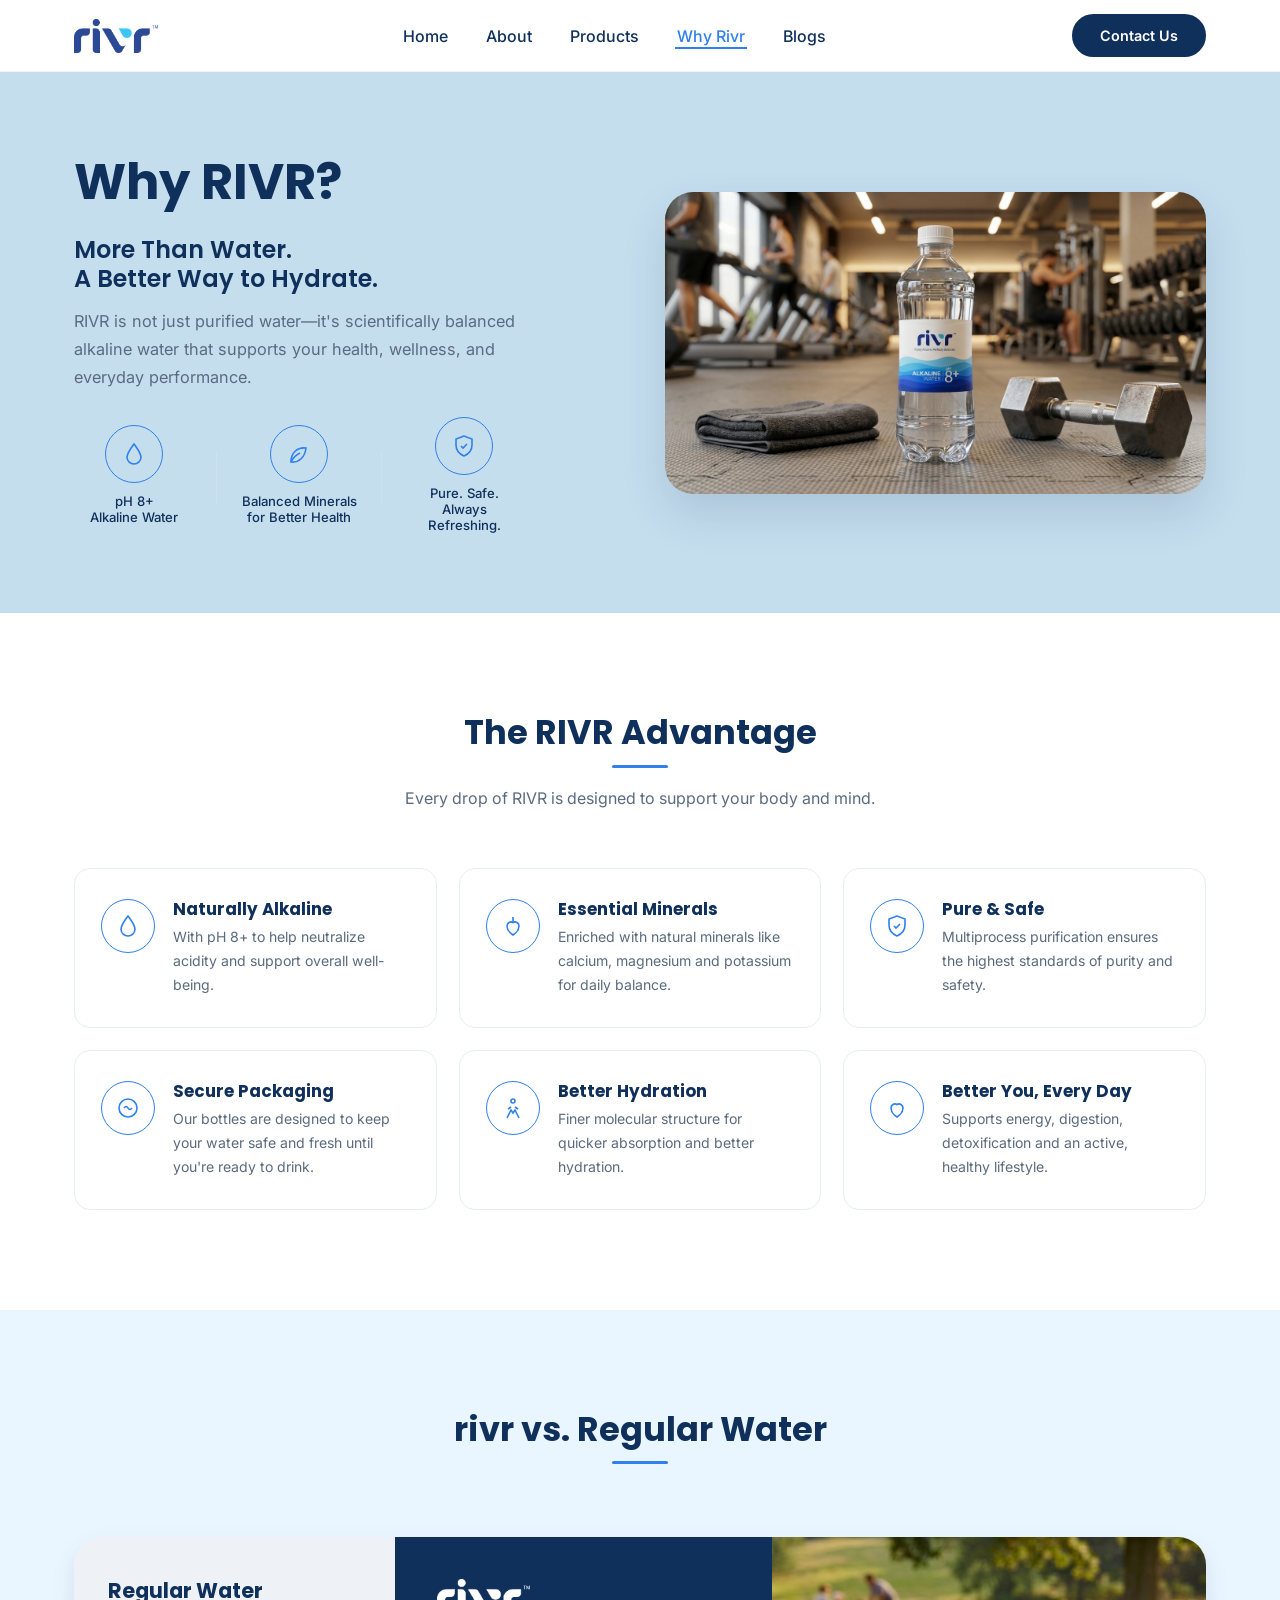
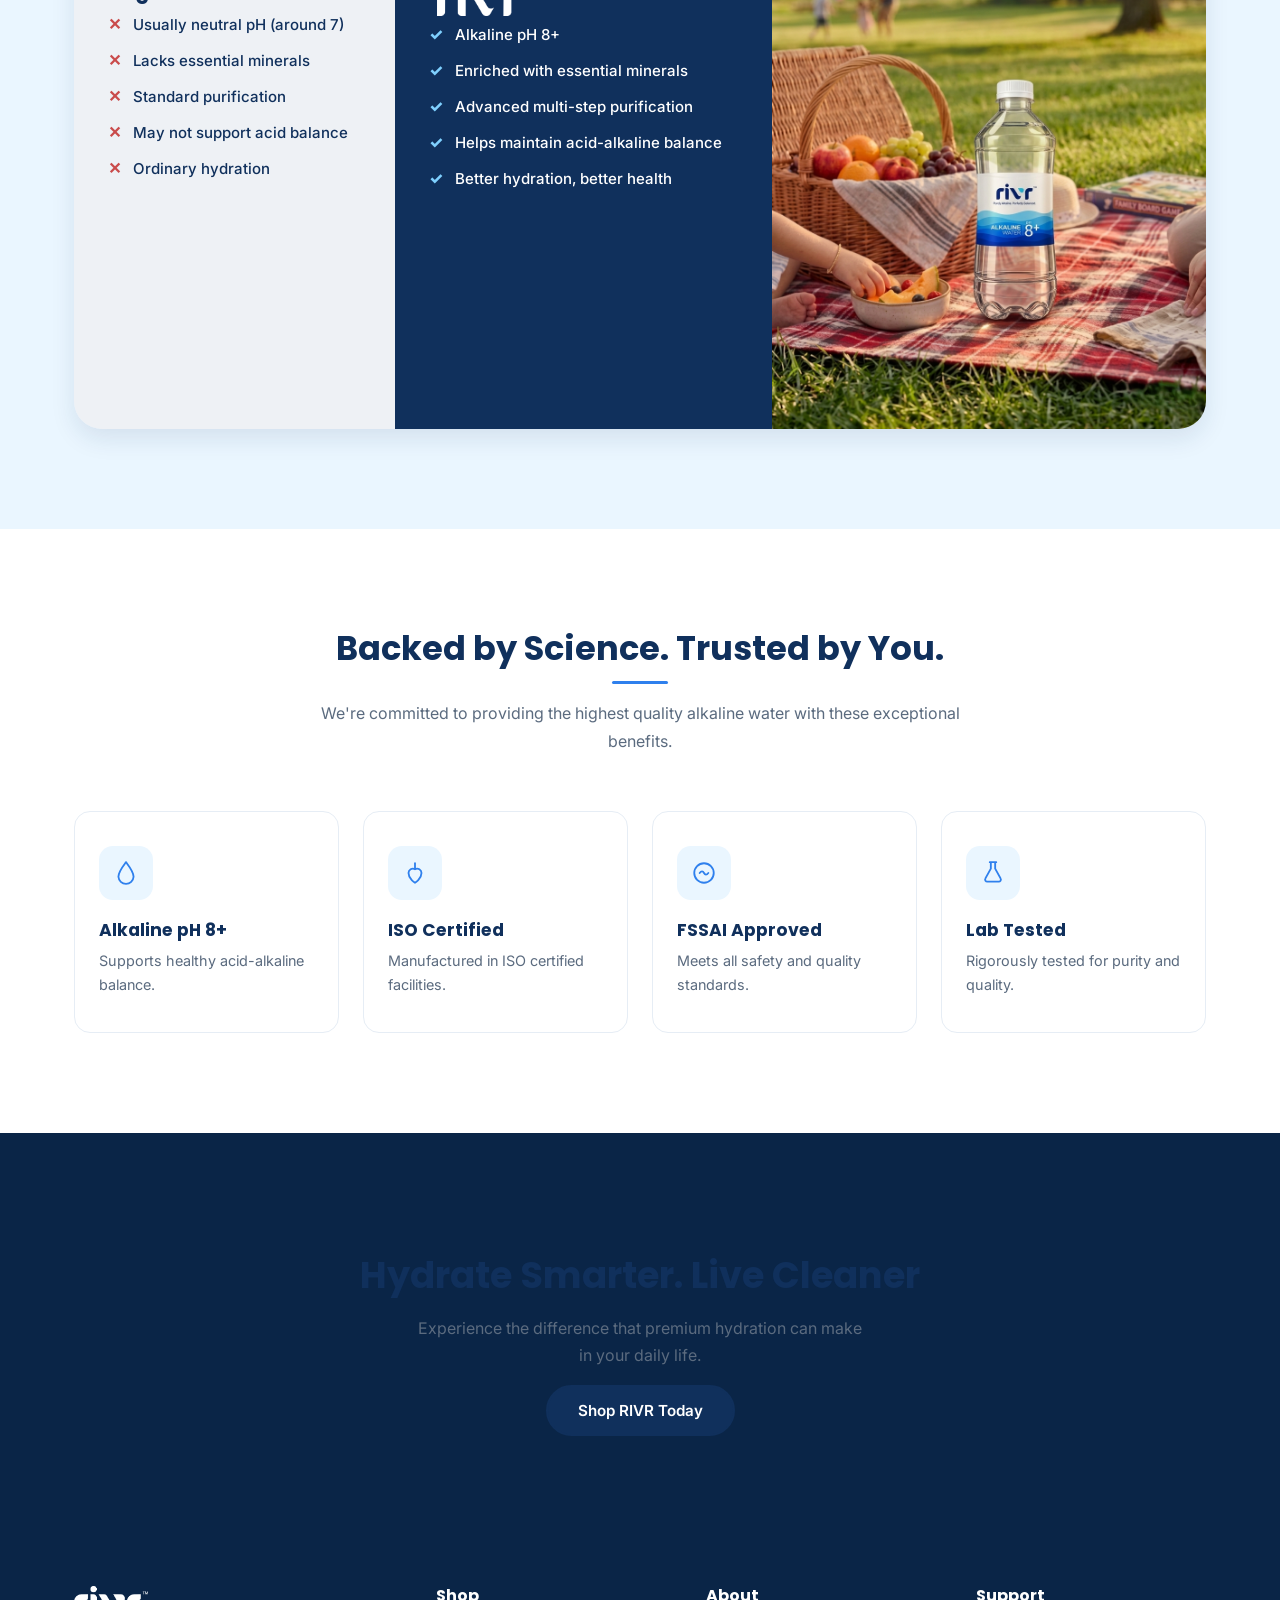
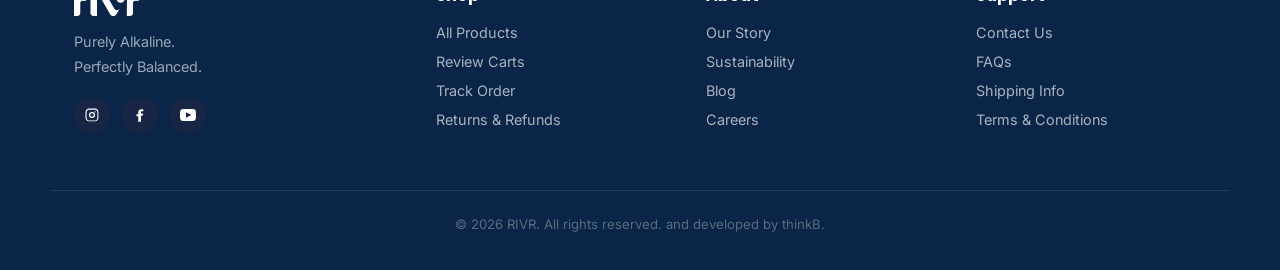
<file: why-rivr.html>
<!DOCTYPE html>
<html lang="en">
<head>
<meta charset="UTF-8">
<meta name="viewport" content="width=device-width, initial-scale=1.0">
<title>Why RIVR — More Than Water</title>
<link rel="preconnect" href="https://fonts.googleapis.com">
<link href="https://fonts.googleapis.com/css2?family=Poppins:wght@400;500;600;700;800&family=Inter:wght@400;500;600&display=swap" rel="stylesheet">
<link rel="stylesheet" href="css/style.css">

</head>
<body>

<!-- ===== NAVBAR ===== -->
<header class="navbar" id="navbar">
  <div class="container nav-inner">
    <a href="index.html" class="logo">
      <img src="images/Logo.png" alt="RIVR logo">
    </a>
    <nav class="nav-links" id="navLinks">
      <a href="index.html" class="nav-link">Home</a>
      <a href="about-us.html" class="nav-link">About</a>
      <a href="products.html" class="nav-link">Products</a>
      <a href="why-rivr.html" class="nav-link active">Why Rivr</a>
      <a href="blogs.html" class="nav-link">Blogs</a>
    </nav>

    <a href="contact.html" class="btn btn-primary nav-cta">Contact Us</a>

    <button class="menu-toggle" id="menuToggle" aria-label="Toggle menu">
      <span></span><span></span><span></span>
    </button>
  </div>
</header>

<section class="why-hero">
  <div class="container why-hero-inner">
    <div class="reveal" data-reveal="left">
      <h1>Why RIVR?</h1>
      <h2 class="tagline">More Than Water.<br>A Better Way to Hydrate.</h2>
      <p class="lead">RIVR is not just purified water—it's scientifically balanced alkaline water that supports your health, wellness, and everyday performance.</p>
      <div class="hero-quick-icons">
        <div class="qi">
          <span class="qi-circle"><svg viewBox="0 0 24 24"><path d="M12 2c-3 4-7 9-7 13.5A7 7 0 0 0 12 22a7 7 0 0 0 7-6.5C19 11 15 6 12 2Z"/></svg></span>
          <span>pH 8+<br>Alkaline Water</span>
        </div>
        <div class="divider-v"></div>
        <div class="qi">
          <span class="qi-circle"><svg viewBox="0 0 24 24"><path d="M4 20c8 1 14-5 15-14-9-1-15 5-15 14Z"/><path d="M4 20c2-4 5-7 9-9"/></svg></span>
          <span>Balanced Minerals<br>for Better Health</span>
        </div>
        <div class="divider-v"></div>
        <div class="qi">
          <span class="qi-circle"><svg viewBox="0 0 24 24"><path d="M12 2 4 5v6c0 5 3.4 9 8 11 4.6-2 8-6 8-11V5l-8-3Z"/><path d="m9 12 2 2 4-4"/></svg></span>
          <span>Pure. Safe.<br>Always Refreshing.</span>
        </div>
      </div>
    </div>
    <div class="hero-media reveal" data-reveal="right">
      <img src="images/bot-3.png" alt="Glass of water on a table with mountain view">
    </div>
  </div>
</section>

<section class="advantage">
  <div class="container">
    <div class="section-head reveal" data-reveal="up">
      <h2>The RIVR Advantage</h2>
      <p>Every drop of RIVR is designed to support your body and mind.</p>
    </div>
    <div class="advantage-grid">
      <div class="adv-card reveal" data-reveal="up" data-delay="0">
        <span class="adv-icon"><svg viewBox="0 0 24 24"><path d="M12 2c-3 4-7 9-7 13.5A7 7 0 0 0 12 22a7 7 0 0 0 7-6.5C19 11 15 6 12 2Z"/></svg></span>
        <div><h4>Naturally Alkaline</h4><p>With pH 8+ to help neutralize acidity and support overall well-being.</p></div>
      </div>
      <div class="adv-card reveal" data-reveal="up" data-delay="80">
        <span class="adv-icon"><svg viewBox="0 0 24 24"><path d="M12 21s-6-3.6-6-9a4 4 0 0 1 6-3.5A4 4 0 0 1 18 12c0 5.4-6 9-6 9Z"/><path d="M12 8V3"/></svg></span>
        <div><h4>Essential Minerals</h4><p>Enriched with natural minerals like calcium, magnesium and potassium for daily balance.</p></div>
      </div>
      <div class="adv-card reveal" data-reveal="up" data-delay="160">
        <span class="adv-icon"><svg viewBox="0 0 24 24"><path d="M12 2 4 5v6c0 5 3.4 9 8 11 4.6-2 8-6 8-11V5l-8-3Z"/><path d="m9 12 2 2 4-4"/></svg></span>
        <div><h4>Pure &amp; Safe</h4><p>Multiprocess purification ensures the highest standards of purity and safety.</p></div>
      </div>
      <div class="adv-card reveal" data-reveal="up" data-delay="0">
        <span class="adv-icon"><svg viewBox="0 0 24 24"><circle cx="12" cy="12" r="9"/><path d="M8 12c1.5-2 3-2 4 0s2.5 2 4 0"/></svg></span>
        <div><h4>Secure Packaging</h4><p>Our bottles are designed to keep your water safe and fresh until you're ready to drink.</p></div>
      </div>
      <div class="adv-card reveal" data-reveal="up" data-delay="80">
        <span class="adv-icon"><svg viewBox="0 0 24 24"><circle cx="12" cy="5" r="2"/><path d="M6 22l4-8 2 3 2-3 4 8"/><path d="M10 11l-3 2M14 11l3 2"/></svg></span>
        <div><h4>Better Hydration</h4><p>Finer molecular structure for quicker absorption and better hydration.</p></div>
      </div>
      <div class="adv-card reveal" data-reveal="up" data-delay="160">
        <span class="adv-icon"><svg viewBox="0 0 24 24"><path d="M12 21s-6-3.6-6-9a4 4 0 0 1 6-3.5A4 4 0 0 1 18 12c0 5.4-6 9-6 9Z"/></svg></span>
        <div><h4>Better You, Every Day</h4><p>Supports energy, digestion, detoxification and an active, healthy lifestyle.</p></div>
      </div>
    </div>
  </div>
</section>

<section class="compare">
  <div class="container">
    <div class="section-head reveal" data-reveal="up">
      <h2>rivr vs. Regular Water</h2>
    </div>
    <div class="compare-grid reveal" data-reveal="up">
      <div class="compare-col compare-regular">
        <h3>Regular Water</h3>
        <ul class="compare-list">
          <li><span class="x-mark">&#10005;</span> Usually neutral pH (around 7)</li>
          <li><span class="x-mark">&#10005;</span> Lacks essential minerals</li>
          <li><span class="x-mark">&#10005;</span> Standard purification</li>
          <li><span class="x-mark">&#10005;</span> May not support acid balance</li>
          <li><span class="x-mark">&#10005;</span> Ordinary hydration</li>
        </ul>
      </div>
      <div class="compare-col compare-rivr">
        <img src="images/logo-white.png" width="30%" style="margin: 0px 0px 8px 8px;" alt="RIVR water bottle">
        <ul class="compare-list">
          <li><span class="check-mark">&#10003;</span> Alkaline pH 8+</li>
          <li><span class="check-mark">&#10003;</span> Enriched with essential minerals</li>
          <li><span class="check-mark">&#10003;</span> Advanced multi-step purification</li>
          <li><span class="check-mark">&#10003;</span> Helps maintain acid-alkaline balance</li>
          <li><span class="check-mark">&#10003;</span> Better hydration, better health</li>
        </ul>
      </div>
      <div class="compare-media">
          <img src="images/about-photo.png" alt="Comparison of RIVR and regular water">
      </div>
    </div>
  </div>
</section>

<!-- ===== WHY RIVR ===== -->
<section class="why" id="why">
  <div class="container">
    <div class="section-head reveal" data-reveal="up">
      <h2>Backed by Science. Trusted by You.</h2>
      <p>We're committed to providing the highest quality alkaline water with these exceptional benefits.</p>
    </div>

    <div class="why-grid">
      <div class="why-card reveal" data-reveal="up" data-delay="0">
        <span class="icon-square">
          <svg viewBox="0 0 24 24"><path d="M12 2c-3 4-7 9-7 13.5A7 7 0 0 0 12 22a7 7 0 0 0 7-6.5C19 11 15 6 12 2Z"/></svg>
        </span>
        <h3>Alkaline pH 8+</h3>
        <p>Supports healthy acid-alkaline balance.</p>
      </div>

      <div class="why-card reveal" data-reveal="up" data-delay="120">
        <span class="icon-square">
          <svg viewBox="0 0 24 24"><path d="M12 21s-6-3.6-6-9a4 4 0 0 1 6-3.5A4 4 0 0 1 18 12c0 5.4-6 9-6 9Z"/><path d="M12 8V3"/></svg>
        </span>
        <h3>ISO Certified</h3>
        <p>Manufactured in ISO certified facilities.</p>
      </div>

      <div class="why-card reveal" data-reveal="up" data-delay="240">
        <span class="icon-square">
          <svg viewBox="0 0 24 24"><circle cx="12" cy="12" r="9"/><path d="M8 12c1.5-2 3-2 4 0s2.5 2 4 0"/></svg>
        </span>
        <h3>FSSAI Approved</h3>
        <p>Meets all safety and quality standards.</p>
      </div>

      <div class="why-card reveal" data-reveal="up" data-delay="360">
        <span class="icon-square">
          <svg viewBox="0 0 24 24"><path d="M9 2h6M10 2v6l-5 9a2 2 0 0 0 2 3h10a2 2 0 0 0 2-3l-5-9V2"/></svg>
        </span>
        <h3>Lab Tested</h3>
        <p>Rigorously tested for purity and quality.</p>
      </div>
    </div>
  </div>
</section>

<!-- ===== CTA ===== -->
<section class="cta">
  <video class="cta-video" autoplay muted loop playsinline aria-hidden="true">
    <source src="images/Rivr-waves-bg2.mp4" type="video/mp4">
  </video>
  <div class="container cta-inner reveal" data-reveal="up">
    <h2>Hydrate Smarter. Live Cleaner</h2>
    <p>Experience the difference that premium hydration can make in your daily life.</p>
    <a href="products.html" class="btn btn-primary">Shop RIVR Today</a>
  </div>
</section>

<!-- ===== FOOTER ===== -->
<footer class="footer" id="contact">
  <div class="container footer-inner">
    <div class="footer-brand">
      <img src="images/logo-white.png" alt="RIVR logo">
      <p>Purely Alkaline.<br>Perfectly Balanced.</p>
      <div class="social-icons">
        <a href="#" class="social-icon" aria-label="Instagram"><svg viewBox="0 0 24 24"><path d="M12 2.2c2.7 0 3 0 4.1.06 1.1.05 1.8.22 2.4.46.6.24 1.1.56 1.6 1.06.5.5.82 1 1.06 1.6.24.6.4 1.3.46 2.4.06 1.1.06 1.4.06 4.1s0 3-.06 4.1c-.05 1.1-.22 1.8-.46 2.4a4.3 4.3 0 0 1-1.06 1.6 4.3 4.3 0 0 1-1.6 1.06c-.6.24-1.3.4-2.4.46-1.1.06-1.4.06-4.1.06s-3 0-4.1-.06c-1.1-.05-1.8-.22-2.4-.46a4.3 4.3 0 0 1-1.6-1.06 4.3 4.3 0 0 1-1.06-1.6c-.24-.6-.4-1.3-.46-2.4C2.2 15 2.2 14.7 2.2 12s0-3 .06-4.1c.05-1.1.22-1.8.46-2.4.24-.6.56-1.1 1.06-1.6a4.3 4.3 0 0 1 1.6-1.06c.6-.24 1.3-.4 2.4-.46C9 2.2 9.3 2.2 12 2.2zm0 1.8c-2.65 0-2.96 0-4 .06-.96.04-1.48.2-1.83.34-.46.18-.79.4-1.13.75-.35.34-.57.67-.75 1.13-.14.35-.3.87-.34 1.83-.05 1.04-.06 1.35-.06 4s0 2.96.06 4c.04.96.2 1.48.34 1.83.18.46.4.79.75 1.13.34.35.67.57 1.13.75.35.14.87.3 1.83.34 1.04.05 1.35.06 4 .06s2.96 0 4-.06c.96-.04 1.48-.2 1.83-.34.46-.18.79-.4 1.13-.75.35-.34.57-.67.75-1.13.14-.35.3-.87.34-1.83.05-1.04.06-1.35.06-4s0-2.96-.06-4c-.04-.96-.2-1.48-.34-1.83a2.9 2.9 0 0 0-.75-1.13 2.9 2.9 0 0 0-1.13-.75c-.35-.14-.87-.3-1.83-.34-1.04-.05-1.35-.06-4-.06zm0 3.5a4.5 4.5 0 1 1 0 9 4.5 4.5 0 0 1 0-9zm0 1.8a2.7 2.7 0 1 0 0 5.4 2.7 2.7 0 0 0 0-5.4zm5.7-2a1.05 1.05 0 1 1-2.1 0 1.05 1.05 0 0 1 2.1 0z"/></svg></a>
        <a href="#" class="social-icon" aria-label="Facebook"><svg viewBox="0 0 24 24"><path d="M13.5 21v-8h2.7l.4-3.1h-3.1V8c0-.9.25-1.5 1.55-1.5H17V3.7C16.6 3.65 15.4 3.5 14 3.5c-2.7 0-4.6 1.65-4.6 4.7v2.7H6.7V14H9.4v8h4.1z"/></svg></a>
        <a href="#" class="social-icon" aria-label="Youtube"><svg viewBox="0 0 24 24"><path d="M19.615 3.184c-3.604-.246-11.631-.245-15.23 0-3.897.266-4.356 2.62-4.385 8.816.029 6.185.484 8.549 4.385 8.816 3.6.245 11.626.246 15.23 0 3.897-.266 4.356-2.62 4.385-8.816-.029-6.185-.484-8.549-4.385-8.816zm-10.615 12.816v-8l8 3.993-8 4z"/></svg></a>
      </div>
    </div>

    <div class="footer-col">
      <h4>Shop</h4>
      <a href="products.html">All Products</a>
      <a href="review-carts.html">Review Carts</a>
      <a href="track-order.html">Track Order</a>
      <a href="returns-refunds.html">Returns &amp; Refunds</a>
    </div>

    <div class="footer-col">
      <h4>About</h4>
      <a href="about-us.html">Our Story</a>
      <a href="sustainability.html">Sustainability</a>
      <a href="blog.html">Blog</a>
      <a href="careers.html">Careers</a>
    </div>

    <div class="footer-col">
      <h4>Support</h4>
      <a href="contact.html">Contact Us</a>
      <a href="faq.html">FAQs</a>
      <a href="shipping-info.html">Shipping Info</a>
      <a href="terms-conditions.html">Terms &amp; Conditions</a>
    </div>
  </div>

  <div class="footer-bottom">
    <p>&copy; <span id="year"></span> RIVR. All rights reserved. and developed by thinkB.</p>
  </div>
</footer>

<button id="backToTop" aria-label="Back to top">&#8593;</button>

<script src="js/script.js"></script>

</body>
</html>
</file>
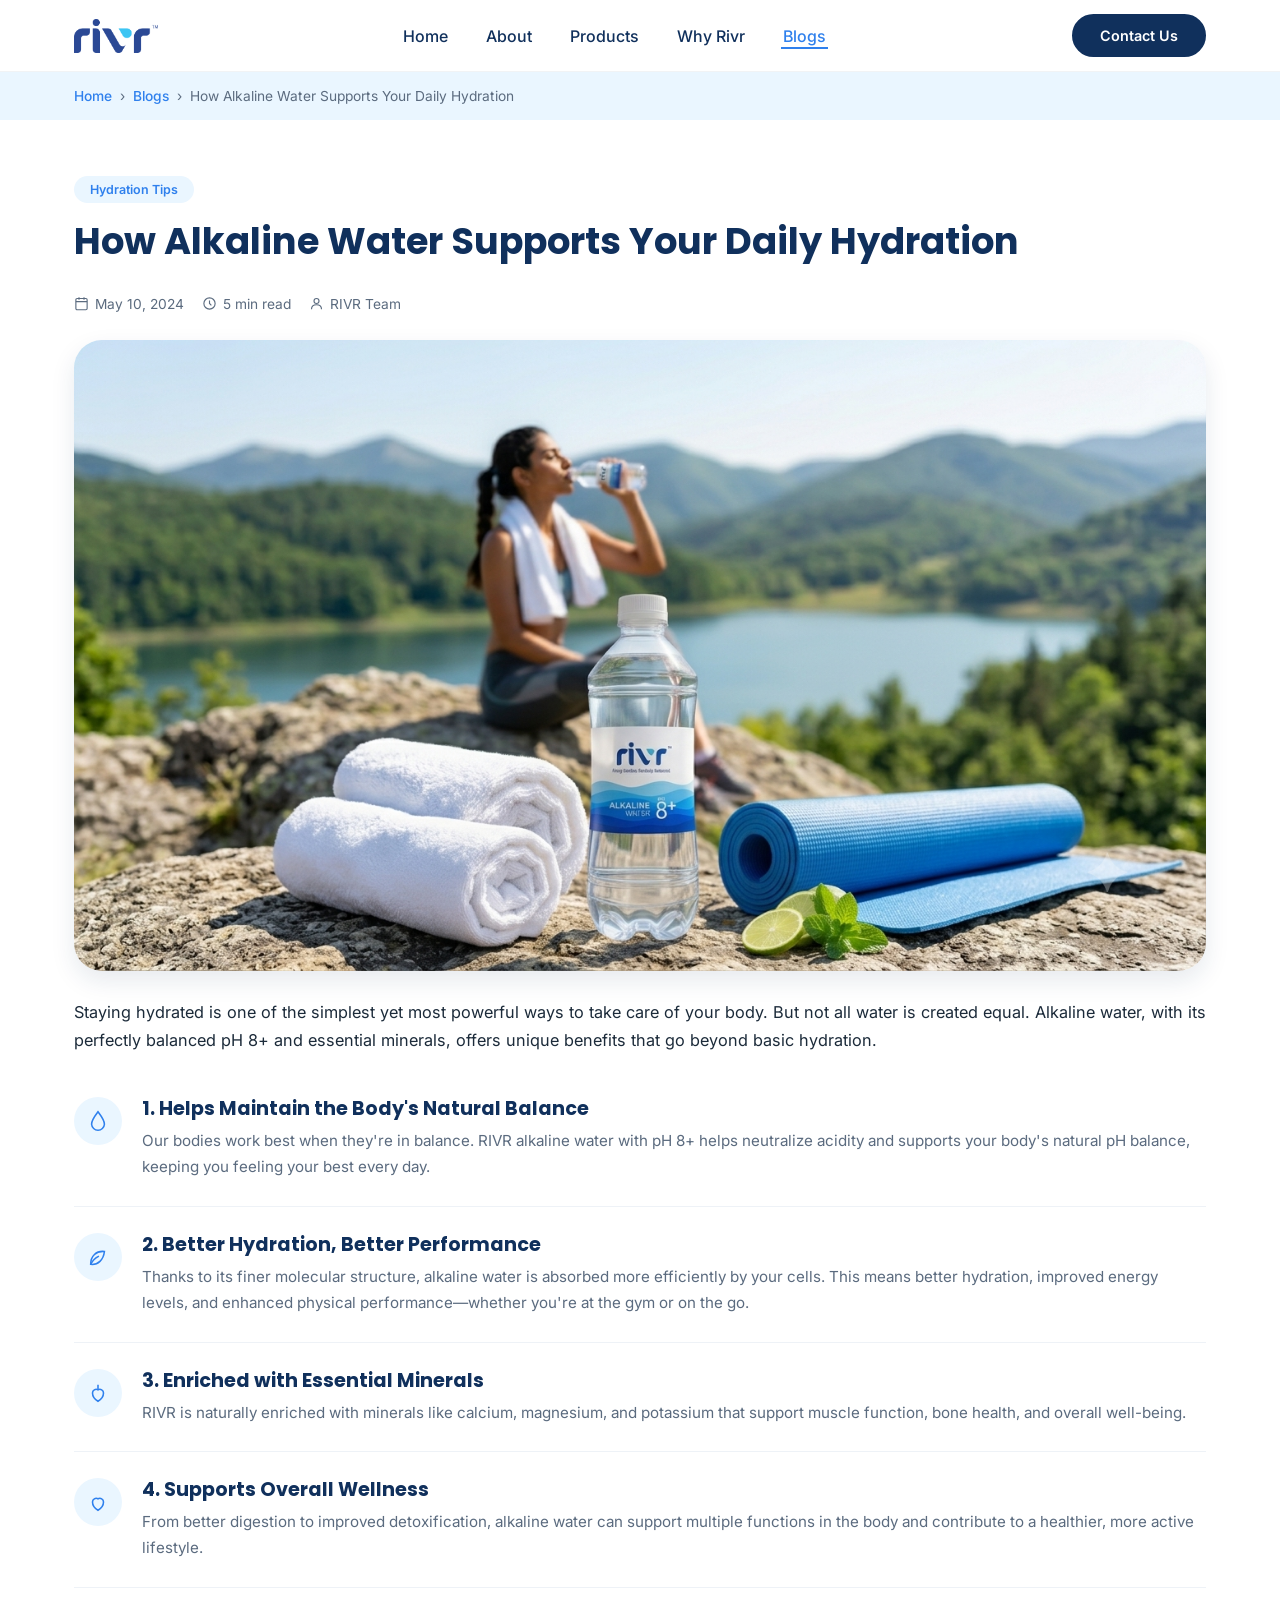
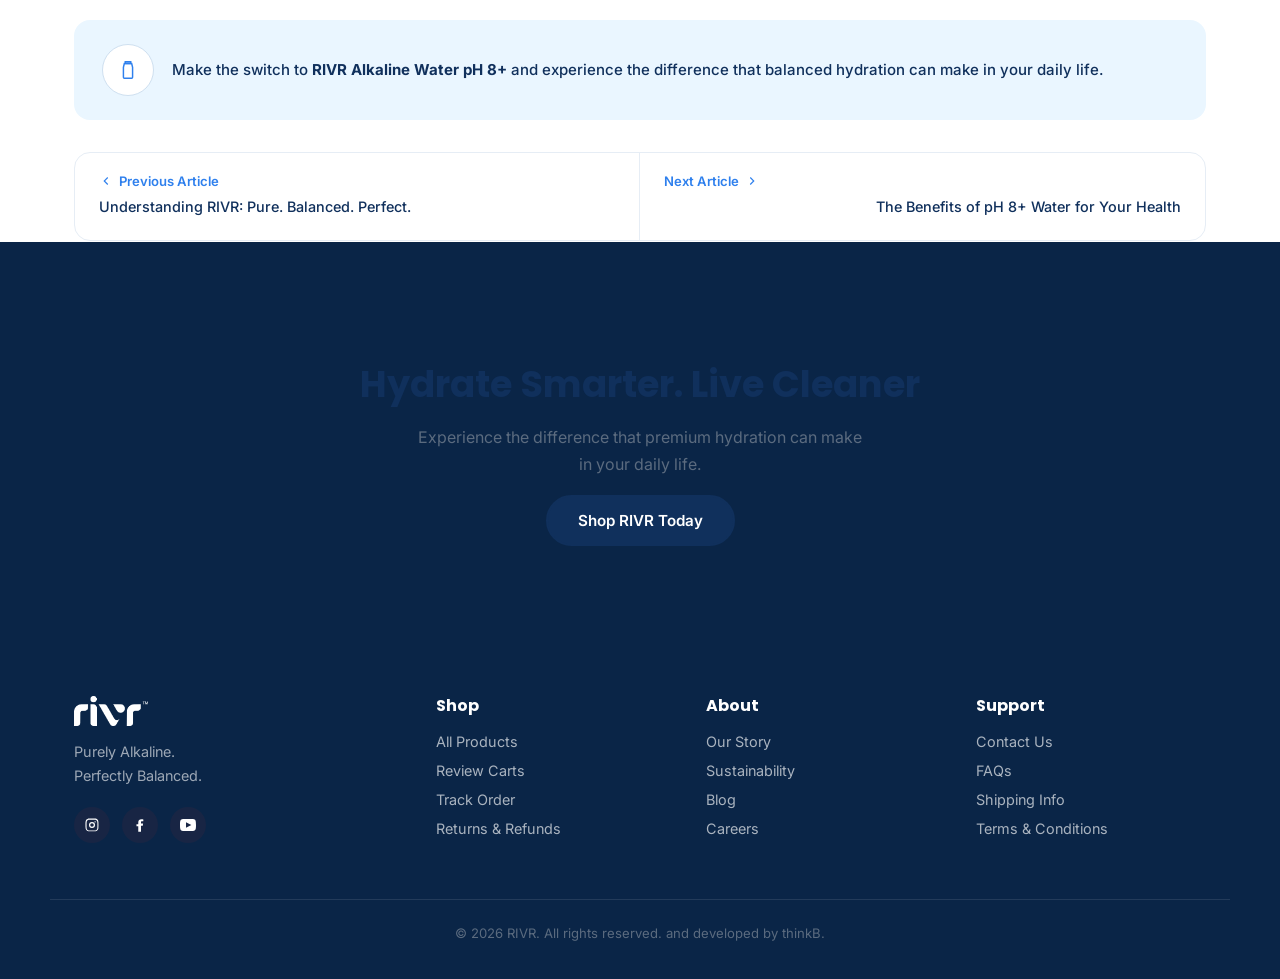
<file: blogs/alkaline-water-supports-daily-hydration.html>
<!DOCTYPE html>
<html lang="en">
<head>
<meta charset="UTF-8">
<meta name="viewport" content="width=device-width, initial-scale=1.0">
<title>How Alkaline Water Supports Your Daily Hydration — RIVR Blog</title>
<link rel="preconnect" href="https://fonts.googleapis.com">
<link href="https://fonts.googleapis.com/css2?family=Poppins:wght@400;500;600;700;800&family=Inter:wght@400;500;600&display=swap" rel="stylesheet">
<link rel="stylesheet" href="../css/style.css">

</head>
<body>

<!-- ===== NAVBAR ===== -->
<header class="navbar" id="navbar">
  <div class="container nav-inner">
    <a href="../index.html" class="logo">
      <img src="../images/Logo.png" alt="RIVR logo">
    </a>
    <nav class="nav-links" id="navLinks">
      <a href="../index.html" class="nav-link">Home</a>
      <a href="../about-us.html" class="nav-link">About</a>
      <a href="../products.html" class="nav-link">Products</a>
      <a href="../why-rivr.html" class="nav-link">Why Rivr</a>
      <a href="../blogs.html" class="nav-link active">Blogs</a>
    </nav>

    <a href="../contact.html" class="btn btn-primary nav-cta">Contact Us</a>

    <button class="menu-toggle" id="menuToggle" aria-label="Toggle menu">
      <span></span><span></span><span></span>
    </button>
  </div>
</header>

<div class="breadcrumb">
  <div class="container">
    <a href="#">Home</a><span class="sep">&rsaquo;</span>
    <a href="#">Blogs</a><span class="sep">&rsaquo;</span>
    <span class="current">How Alkaline Water Supports Your Daily Hydration</span>
  </div>
</div>

<section class="blog-detail">
  <div class="container detail-grid">

    <article class="reveal" data-reveal="left">
      <span class="tag">Hydration Tips</span>
      <div class="article-head">
        <h1>How Alkaline Water Supports Your Daily Hydration</h1>
 
      </div>

      <div class="article-meta">
        <span><svg viewBox="0 0 24 24"><rect x="3" y="4" width="18" height="18" rx="2"/><path d="M3 9h18M8 2v4M16 2v4"/></svg> May 10, 2024</span>
        <span><svg viewBox="0 0 24 24"><circle cx="12" cy="12" r="9"/><path d="M12 7v5l3 3"/></svg> 5 min read</span>
        <span><svg viewBox="0 0 24 24"><circle cx="12" cy="8" r="4"/><path d="M4 21c0-4.4 3.6-7 8-7s8 2.6 8 7"/></svg> RIVR Team</span>
      </div>

      <div class="featured-img">
        <img src="../images/blog1.png" alt="Glass of water on a table with mountain view">
      </div>

      <div class="article-body">
        <p class="intro">Staying hydrated is one of the simplest yet most powerful ways to take care of your body. But not all water is created equal. Alkaline water, with its perfectly balanced pH 8+ and essential minerals, offers unique benefits that go beyond basic hydration.</p>

        <div class="article-section">
          <span class="sec-icon"><svg viewBox="0 0 24 24"><path d="M12 2c-3 4-7 9-7 13.5A7 7 0 0 0 12 22a7 7 0 0 0 7-6.5C19 11 15 6 12 2Z"/></svg></span>
          <div>
            <h3>1. Helps Maintain the Body's Natural Balance</h3>
            <p>Our bodies work best when they're in balance. RIVR alkaline water with pH 8+ helps neutralize acidity and supports your body's natural pH balance, keeping you feeling your best every day.</p>
          </div>
        </div>

        <div class="article-section">
          <span class="sec-icon"><svg viewBox="0 0 24 24"><path d="M4 20c8 1 14-5 15-14-9-1-15 5-15 14Z"/><path d="M4 20c2-4 5-7 9-9"/></svg></span>
          <div>
            <h3>2. Better Hydration, Better Performance</h3>
            <p>Thanks to its finer molecular structure, alkaline water is absorbed more efficiently by your cells. This means better hydration, improved energy levels, and enhanced physical performance—whether you're at the gym or on the go.</p>
          </div>
        </div>

        <div class="article-section">
          <span class="sec-icon"><svg viewBox="0 0 24 24"><path d="M12 21s-6-3.6-6-9a4 4 0 0 1 6-3.5A4 4 0 0 1 18 12c0 5.4-6 9-6 9Z"/><path d="M12 8V3"/></svg></span>
          <div>
            <h3>3. Enriched with Essential Minerals</h3>
            <p>RIVR is naturally enriched with minerals like calcium, magnesium, and potassium that support muscle function, bone health, and overall well-being.</p>
          </div>
        </div>

        <div class="article-section">
          <span class="sec-icon"><svg viewBox="0 0 24 24"><path d="M12 21s-6-3.6-6-9a4 4 0 0 1 6-3.5A4 4 0 0 1 18 12c0 5.4-6 9-6 9Z"/></svg></span>
          <div>
            <h3>4. Supports Overall Wellness</h3>
            <p>From better digestion to improved detoxification, alkaline water can support multiple functions in the body and contribute to a healthier, more active lifestyle.</p>
          </div>
        </div>

        <div class="highlight-box">
          <span class="highlight-icon"><svg viewBox="0 0 24 24"><path d="M9 3h6v2H9z"/><path d="M8 5h8l1 4v11a1 1 0 0 1-1 1H8a1 1 0 0 1-1-1V9l1-4Z"/></svg></span>
          <p>Make the switch to <strong>RIVR Alkaline Water pH 8+</strong> and experience the difference that balanced hydration can make in your daily life.</p>
        </div>
      </div>

      <div class="article-nav">
        <a href="/blogs/understanding-rivr-pure-balanced-perfect.html" class="prev">
          <div class="nav-label"><svg viewBox="0 0 24 24"><path d="M15 18l-6-6 6-6"/></svg> Previous Article</div>
          <p>Understanding RIVR: Pure. Balanced. Perfect.</p>
        </a>
        <a href="/blogs/benefits-ph-water-health.html" class="next">
          <div class="nav-label">Next Article <svg viewBox="0 0 24 24"><path d="M9 6l6 6-6 6"/></svg></div>
          <p>The Benefits of pH 8+ Water for Your Health</p>
        </a>
      </div>
    </article>
  </div>
</section>
 
<!-- ===== CTA ===== -->
<section class="cta">
  <video class="cta-video" autoplay muted loop playsinline aria-hidden="true">
    <source src="../images/Rivr-waves-bg2.mp4" type="video/mp4">
  </video>
  <div class="container cta-inner reveal" data-reveal="up">
    <h2>Hydrate Smarter. Live Cleaner</h2>
    <p>Experience the difference that premium hydration can make in your daily life.</p>
    <a href="../products.html" class="btn btn-primary">Shop RIVR Today</a>
  </div>
</section>

<!-- ===== FOOTER ===== -->
<footer class="footer" id="contact">
  <div class="container footer-inner">
    <div class="footer-brand">
      <img src="../images/logo-white.png" alt="RIVR logo">
      <p>Purely Alkaline.<br>Perfectly Balanced.</p>
      <div class="social-icons">
        <a href="#" class="social-icon" aria-label="Instagram"><svg viewBox="0 0 24 24"><path d="M12 2.2c2.7 0 3 0 4.1.06 1.1.05 1.8.22 2.4.46.6.24 1.1.56 1.6 1.06.5.5.82 1 1.06 1.6.24.6.4 1.3.46 2.4.06 1.1.06 1.4.06 4.1s0 3-.06 4.1c-.05 1.1-.22 1.8-.46 2.4a4.3 4.3 0 0 1-1.06 1.6 4.3 4.3 0 0 1-1.6 1.06c-.6.24-1.3.4-2.4.46-1.1.06-1.4.06-4.1.06s-3 0-4.1-.06c-1.1-.05-1.8-.22-2.4-.46a4.3 4.3 0 0 1-1.6-1.06 4.3 4.3 0 0 1-1.06-1.6c-.24-.6-.4-1.3-.46-2.4C2.2 15 2.2 14.7 2.2 12s0-3 .06-4.1c.05-1.1.22-1.8.46-2.4.24-.6.56-1.1 1.06-1.6a4.3 4.3 0 0 1 1.6-1.06c.6-.24 1.3-.4 2.4-.46C9 2.2 9.3 2.2 12 2.2zm0 1.8c-2.65 0-2.96 0-4 .06-.96.04-1.48.2-1.83.34-.46.18-.79.4-1.13.75-.35.34-.57.67-.75 1.13-.14.35-.3.87-.34 1.83-.05 1.04-.06 1.35-.06 4s0 2.96.06 4c.04.96.2 1.48.34 1.83.18.46.4.79.75 1.13.34.35.67.57 1.13.75.35.14.87.3 1.83.34 1.04.05 1.35.06 4 .06s2.96 0 4-.06c.96-.04 1.48-.2 1.83-.34.46-.18.79-.4 1.13-.75.35-.34.57-.67.75-1.13.14-.35.3-.87.34-1.83.05-1.04.06-1.35.06-4s0-2.96-.06-4c-.04-.96-.2-1.48-.34-1.83a2.9 2.9 0 0 0-.75-1.13 2.9 2.9 0 0 0-1.13-.75c-.35-.14-.87-.3-1.83-.34-1.04-.05-1.35-.06-4-.06zm0 3.5a4.5 4.5 0 1 1 0 9 4.5 4.5 0 0 1 0-9zm0 1.8a2.7 2.7 0 1 0 0 5.4 2.7 2.7 0 0 0 0-5.4zm5.7-2a1.05 1.05 0 1 1-2.1 0 1.05 1.05 0 0 1 2.1 0z"/></svg></a>
        <a href="#" class="social-icon" aria-label="Facebook"><svg viewBox="0 0 24 24"><path d="M13.5 21v-8h2.7l.4-3.1h-3.1V8c0-.9.25-1.5 1.55-1.5H17V3.7C16.6 3.65 15.4 3.5 14 3.5c-2.7 0-4.6 1.65-4.6 4.7v2.7H6.7V14H9.4v8h4.1z"/></svg></a>
        <a href="#" class="social-icon" aria-label="Youtube"><svg viewBox="0 0 24 24"><path d="M19.615 3.184c-3.604-.246-11.631-.245-15.23 0-3.897.266-4.356 2.62-4.385 8.816.029 6.185.484 8.549 4.385 8.816 3.6.245 11.626.246 15.23 0 3.897-.266 4.356-2.62 4.385-8.816-.029-6.185-.484-8.549-4.385-8.816zm-10.615 12.816v-8l8 3.993-8 4z"/></svg></a>
      </div>
    </div>

    <div class="footer-col">
      <h4>Shop</h4>
      <a href="../products.html">All Products</a>
      <a href="../review-carts.html">Review Carts</a>
      <a href="../track-order.html">Track Order</a>
      <a href="../returns-refunds.html">Returns &amp; Refunds</a>
    </div>

    <div class="footer-col">
      <h4>About</h4>
      <a href="../about-us.html">Our Story</a>
      <a href="../sustainability.html">Sustainability</a>
      <a href="../blog.html">Blog</a>
      <a href="../careers.html">Careers</a>
    </div>

    <div class="footer-col">
      <h4>Support</h4>
      <a href="../contact.html">Contact Us</a>
      <a href="../faq.html">FAQs</a>
      <a href="../shipping-info.html">Shipping Info</a>
      <a href="../terms-conditions.html">Terms &amp; Conditions</a>
    </div>
  </div>

  <div class="footer-bottom">
    <p>&copy; <span id="year"></span> RIVR. All rights reserved. and developed by thinkB.</p>
  </div>
</footer>

<button id="backToTop" aria-label="Back to top">&#8593;</button>

<script src="../js/script.js"></script>


</body>
</html>
</file>
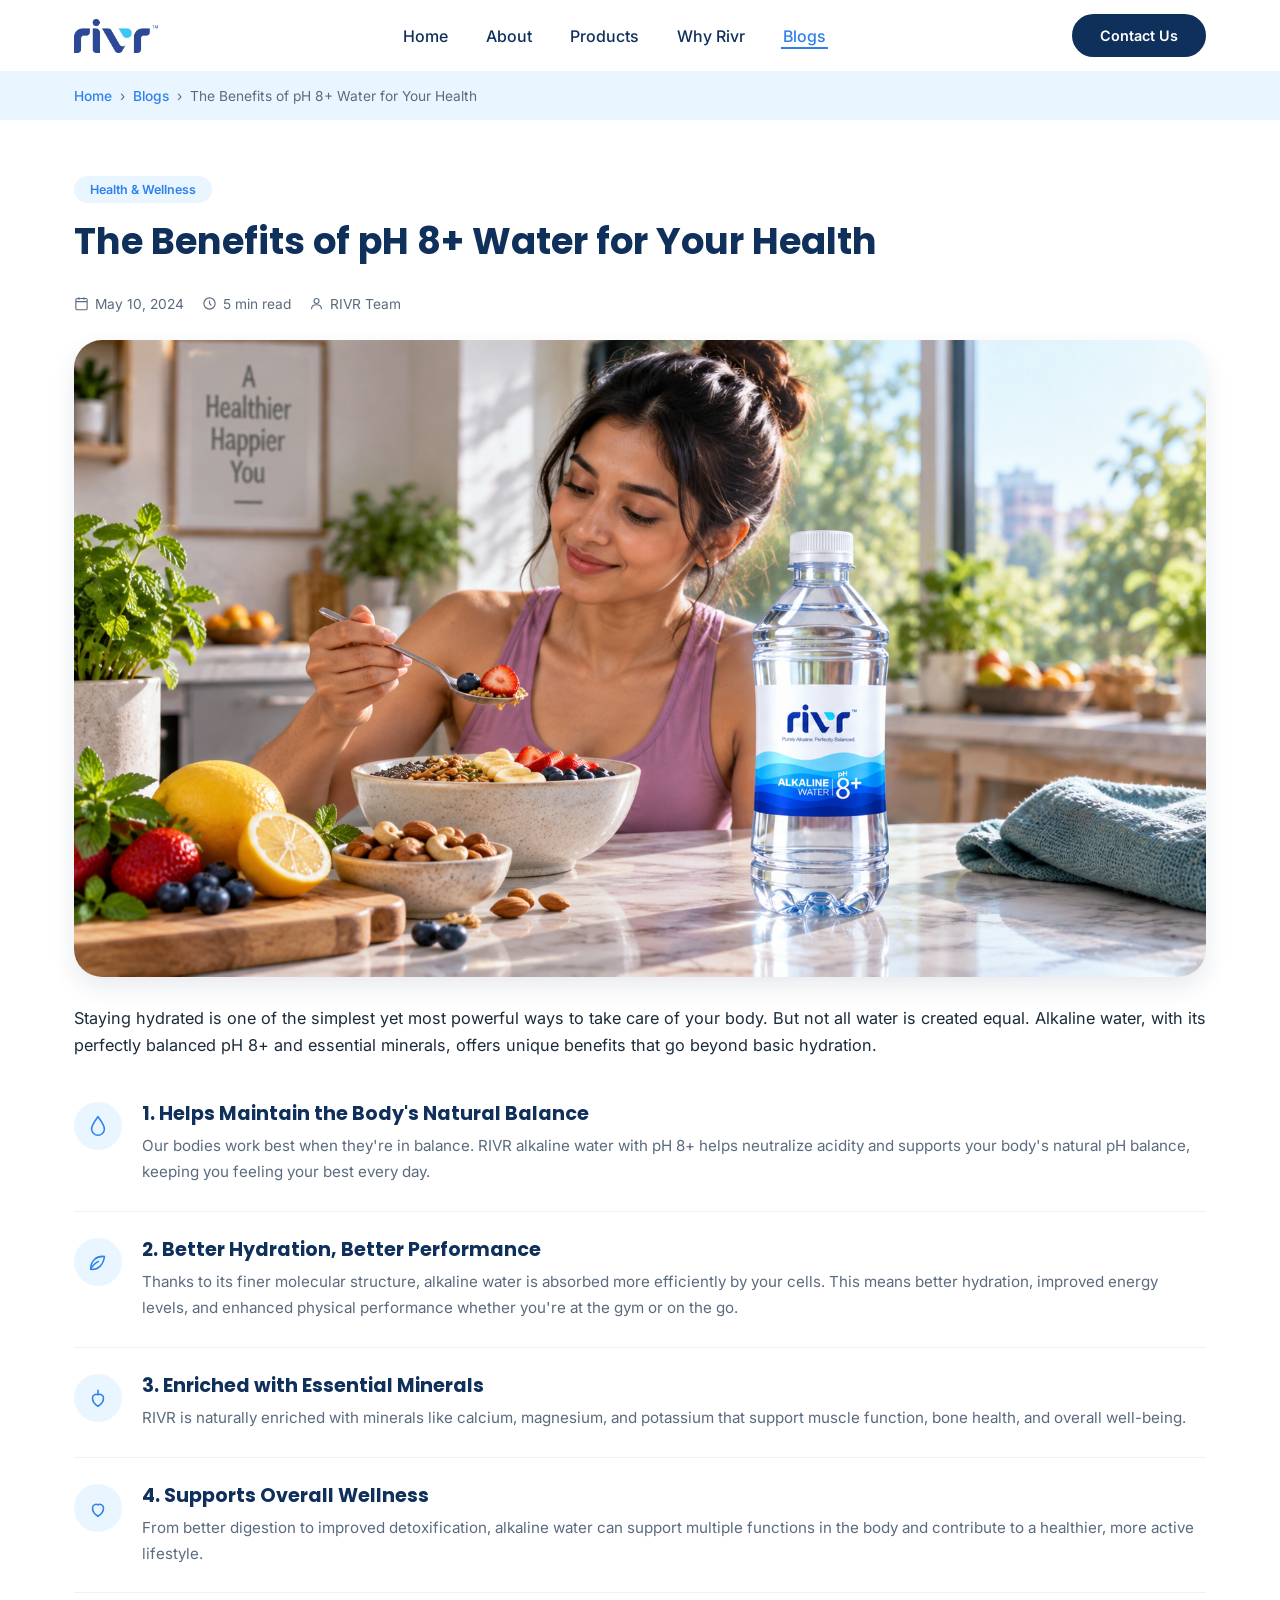
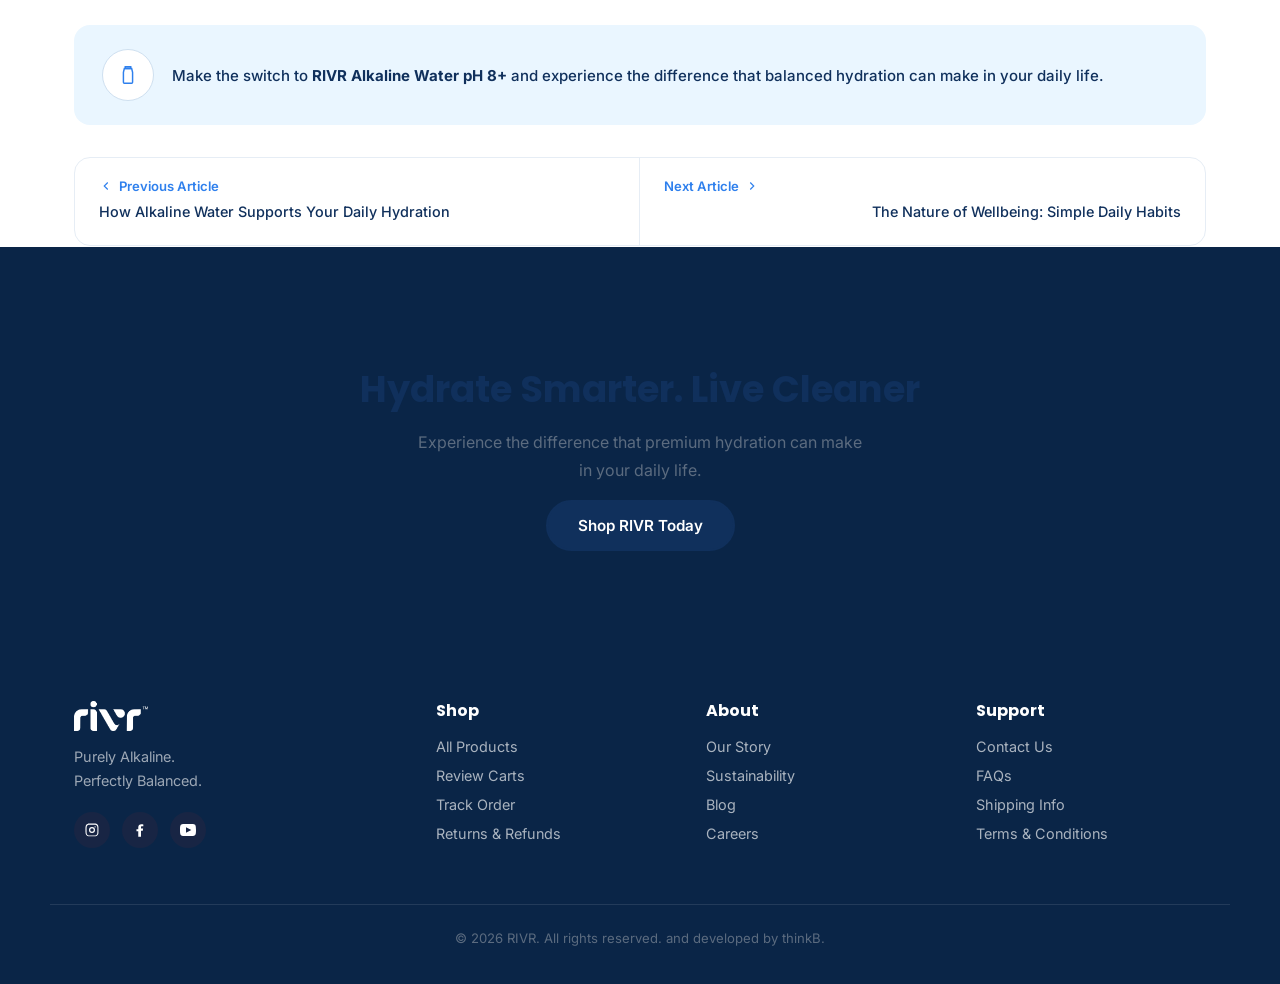
<file: blogs/benefits-ph-water-health.html>
<!DOCTYPE html>
<html lang="en">
<head>
<meta charset="UTF-8">
<meta name="viewport" content="width=device-width, initial-scale=1.0">
<title>The Benefits of pH 8+ Water for Your Health — RIVR Blog</title>
<link rel="preconnect" href="https://fonts.googleapis.com">
<link href="https://fonts.googleapis.com/css2?family=Poppins:wght@400;500;600;700;800&family=Inter:wght@400;500;600&display=swap" rel="stylesheet">
<link rel="stylesheet" href="../css/style.css">

</head>
<body>

<!-- ===== NAVBAR ===== -->
<header class="navbar" id="navbar">
  <div class="container nav-inner">
    <a href="../index.html" class="logo">
      <img src="../images/Logo.png" alt="RIVR logo">
    </a>
    <nav class="nav-links" id="navLinks">
      <a href="../index.html" class="nav-link">Home</a>
      <a href="../about-us.html" class="nav-link">About</a>
      <a href="../products.html" class="nav-link">Products</a>
      <a href="../why-rivr.html" class="nav-link">Why Rivr</a>
      <a href="../blogs.html" class="nav-link active">Blogs</a>
    </nav>

    <a href="../contact.html" class="btn btn-primary nav-cta">Contact Us</a>

    <button class="menu-toggle" id="menuToggle" aria-label="Toggle menu">
      <span></span><span></span><span></span>
    </button>
  </div>
</header>

<div class="breadcrumb">
  <div class="container">
    <a href="#">Home</a><span class="sep">&rsaquo;</span>
    <a href="#">Blogs</a><span class="sep">&rsaquo;</span>
    <span class="current">The Benefits of pH 8+ Water for Your Health</span>
  </div>
</div>

<section class="blog-detail">
  <div class="container detail-grid">

    <article class="reveal" data-reveal="left">
      <span class="tag">Health & Wellness</span>
      <div class="article-head">
        <h1>The Benefits of pH 8+ Water for Your Health</h1>
 
      </div>

      <div class="article-meta">
        <span><svg viewBox="0 0 24 24"><rect x="3" y="4" width="18" height="18" rx="2"/><path d="M3 9h18M8 2v4M16 2v4"/></svg> May 10, 2024</span>
        <span><svg viewBox="0 0 24 24"><circle cx="12" cy="12" r="9"/><path d="M12 7v5l3 3"/></svg> 5 min read</span>
        <span><svg viewBox="0 0 24 24"><circle cx="12" cy="8" r="4"/><path d="M4 21c0-4.4 3.6-7 8-7s8 2.6 8 7"/></svg> RIVR Team</span>
      </div>

      <div class="featured-img">
        <img src="../images/blog2.png" alt="Glass of water on a table with mountain view">
      </div>

      <div class="article-body">
        <p class="intro">Staying hydrated is one of the simplest yet most powerful ways to take care of your body. But not all water is created equal. Alkaline water, with its perfectly balanced pH 8+ and essential minerals, offers unique benefits that go beyond basic hydration.</p>

        <div class="article-section">
          <span class="sec-icon"><svg viewBox="0 0 24 24"><path d="M12 2c-3 4-7 9-7 13.5A7 7 0 0 0 12 22a7 7 0 0 0 7-6.5C19 11 15 6 12 2Z"/></svg></span>
          <div>
            <h3>1. Helps Maintain the Body's Natural Balance</h3>
            <p>Our bodies work best when they're in balance. RIVR alkaline water with pH 8+ helps neutralize acidity and supports your body's natural pH balance, keeping you feeling your best every day.</p>
          </div>
        </div>

        <div class="article-section">
          <span class="sec-icon"><svg viewBox="0 0 24 24"><path d="M4 20c8 1 14-5 15-14-9-1-15 5-15 14Z"/><path d="M4 20c2-4 5-7 9-9"/></svg></span>
          <div>
            <h3>2. Better Hydration, Better Performance</h3>
            <p>Thanks to its finer molecular structure, alkaline water is absorbed more efficiently by your cells. This means better hydration, improved energy levels, and enhanced physical performance whether you're at the gym or on the go.</p>
          </div>
        </div>

        <div class="article-section">
          <span class="sec-icon"><svg viewBox="0 0 24 24"><path d="M12 21s-6-3.6-6-9a4 4 0 0 1 6-3.5A4 4 0 0 1 18 12c0 5.4-6 9-6 9Z"/><path d="M12 8V3"/></svg></span>
          <div>
            <h3>3. Enriched with Essential Minerals</h3>
            <p>RIVR is naturally enriched with minerals like calcium, magnesium, and potassium that support muscle function, bone health, and overall well-being.</p>
          </div>
        </div>

        <div class="article-section">
          <span class="sec-icon"><svg viewBox="0 0 24 24"><path d="M12 21s-6-3.6-6-9a4 4 0 0 1 6-3.5A4 4 0 0 1 18 12c0 5.4-6 9-6 9Z"/></svg></span>
          <div>
            <h3>4. Supports Overall Wellness</h3>
            <p>From better digestion to improved detoxification, alkaline water can support multiple functions in the body and contribute to a healthier, more active lifestyle.</p>
          </div>
        </div>

        <div class="highlight-box">
          <span class="highlight-icon"><svg viewBox="0 0 24 24"><path d="M9 3h6v2H9z"/><path d="M8 5h8l1 4v11a1 1 0 0 1-1 1H8a1 1 0 0 1-1-1V9l1-4Z"/></svg></span>
          <p>Make the switch to <strong>RIVR Alkaline Water pH 8+</strong> and experience the difference that balanced hydration can make in your daily life.</p>
        </div>
      </div>

      <div class="article-nav">
        <a href="/blogs/alkaline-water-supports-daily-hydration.html" class="prev">
          <div class="nav-label"><svg viewBox="0 0 24 24"><path d="M15 18l-6-6 6-6"/></svg> Previous Article</div>
          <p>How Alkaline Water Supports Your Daily Hydration</p>
        </a>
        <a href="/blogs/nature-wellbeing-simple-daily-habits.html" class="next">
          <div class="nav-label">Next Article <svg viewBox="0 0 24 24"><path d="M9 6l6 6-6 6"/></svg></div>
          <p>The Nature of Wellbeing: Simple Daily Habits</p>
        </a>
      </div>
    </article>
  </div>
</section>

<!-- ===== CTA ===== -->
<section class="cta">
  <video class="cta-video" autoplay muted loop playsinline aria-hidden="true">
    <source src="../images/Rivr-waves-bg2.mp4" type="video/mp4">
  </video>
  <div class="container cta-inner reveal" data-reveal="up">
    <h2>Hydrate Smarter. Live Cleaner</h2>
    <p>Experience the difference that premium hydration can make in your daily life.</p>
    <a href="../products.html" class="btn btn-primary">Shop RIVR Today</a>
  </div>
</section>

<!-- ===== FOOTER ===== -->
<footer class="footer" id="contact">
  <div class="container footer-inner">
    <div class="footer-brand">
      <img src="../images/logo-white.png" alt="RIVR logo">
      <p>Purely Alkaline.<br>Perfectly Balanced.</p>
      <div class="social-icons">
        <a href="#" class="social-icon" aria-label="Instagram"><svg viewBox="0 0 24 24"><path d="M12 2.2c2.7 0 3 0 4.1.06 1.1.05 1.8.22 2.4.46.6.24 1.1.56 1.6 1.06.5.5.82 1 1.06 1.6.24.6.4 1.3.46 2.4.06 1.1.06 1.4.06 4.1s0 3-.06 4.1c-.05 1.1-.22 1.8-.46 2.4a4.3 4.3 0 0 1-1.06 1.6 4.3 4.3 0 0 1-1.6 1.06c-.6.24-1.3.4-2.4.46-1.1.06-1.4.06-4.1.06s-3 0-4.1-.06c-1.1-.05-1.8-.22-2.4-.46a4.3 4.3 0 0 1-1.6-1.06 4.3 4.3 0 0 1-1.06-1.6c-.24-.6-.4-1.3-.46-2.4C2.2 15 2.2 14.7 2.2 12s0-3 .06-4.1c.05-1.1.22-1.8.46-2.4.24-.6.56-1.1 1.06-1.6a4.3 4.3 0 0 1 1.6-1.06c.6-.24 1.3-.4 2.4-.46C9 2.2 9.3 2.2 12 2.2zm0 1.8c-2.65 0-2.96 0-4 .06-.96.04-1.48.2-1.83.34-.46.18-.79.4-1.13.75-.35.34-.57.67-.75 1.13-.14.35-.3.87-.34 1.83-.05 1.04-.06 1.35-.06 4s0 2.96.06 4c.04.96.2 1.48.34 1.83.18.46.4.79.75 1.13.34.35.67.57 1.13.75.35.14.87.3 1.83.34 1.04.05 1.35.06 4 .06s2.96 0 4-.06c.96-.04 1.48-.2 1.83-.34.46-.18.79-.4 1.13-.75.35-.34.57-.67.75-1.13.14-.35.3-.87.34-1.83.05-1.04.06-1.35.06-4s0-2.96-.06-4c-.04-.96-.2-1.48-.34-1.83a2.9 2.9 0 0 0-.75-1.13 2.9 2.9 0 0 0-1.13-.75c-.35-.14-.87-.3-1.83-.34-1.04-.05-1.35-.06-4-.06zm0 3.5a4.5 4.5 0 1 1 0 9 4.5 4.5 0 0 1 0-9zm0 1.8a2.7 2.7 0 1 0 0 5.4 2.7 2.7 0 0 0 0-5.4zm5.7-2a1.05 1.05 0 1 1-2.1 0 1.05 1.05 0 0 1 2.1 0z"/></svg></a>
        <a href="#" class="social-icon" aria-label="Facebook"><svg viewBox="0 0 24 24"><path d="M13.5 21v-8h2.7l.4-3.1h-3.1V8c0-.9.25-1.5 1.55-1.5H17V3.7C16.6 3.65 15.4 3.5 14 3.5c-2.7 0-4.6 1.65-4.6 4.7v2.7H6.7V14H9.4v8h4.1z"/></svg></a>
        <a href="#" class="social-icon" aria-label="Youtube"><svg viewBox="0 0 24 24"><path d="M19.615 3.184c-3.604-.246-11.631-.245-15.23 0-3.897.266-4.356 2.62-4.385 8.816.029 6.185.484 8.549 4.385 8.816 3.6.245 11.626.246 15.23 0 3.897-.266 4.356-2.62 4.385-8.816-.029-6.185-.484-8.549-4.385-8.816zm-10.615 12.816v-8l8 3.993-8 4z"/></svg></a>
      </div>
    </div>

    <div class="footer-col">
      <h4>Shop</h4>
      <a href="../products.html">All Products</a>
      <a href="../review-carts.html">Review Carts</a>
      <a href="../track-order.html">Track Order</a>
      <a href="../returns-refunds.html">Returns &amp; Refunds</a>
    </div>

    <div class="footer-col">
      <h4>About</h4>
      <a href="../about-us.html">Our Story</a>
      <a href="../sustainability.html">Sustainability</a>
      <a href="../blog.html">Blog</a>
      <a href="../careers.html">Careers</a>
    </div>

    <div class="footer-col">
      <h4>Support</h4>
      <a href="../contact.html">Contact Us</a>
      <a href="../faq.html">FAQs</a>
      <a href="../shipping-info.html">Shipping Info</a>
      <a href="../terms-conditions.html">Terms &amp; Conditions</a>
    </div>
  </div>

  <div class="footer-bottom">
    <p>&copy; <span id="year"></span> RIVR. All rights reserved. and developed by thinkB.</p>
  </div>
</footer>

<button id="backToTop" aria-label="Back to top">&#8593;</button>

<script src="../js/script.js"></script>


</body>
</html>
</file>
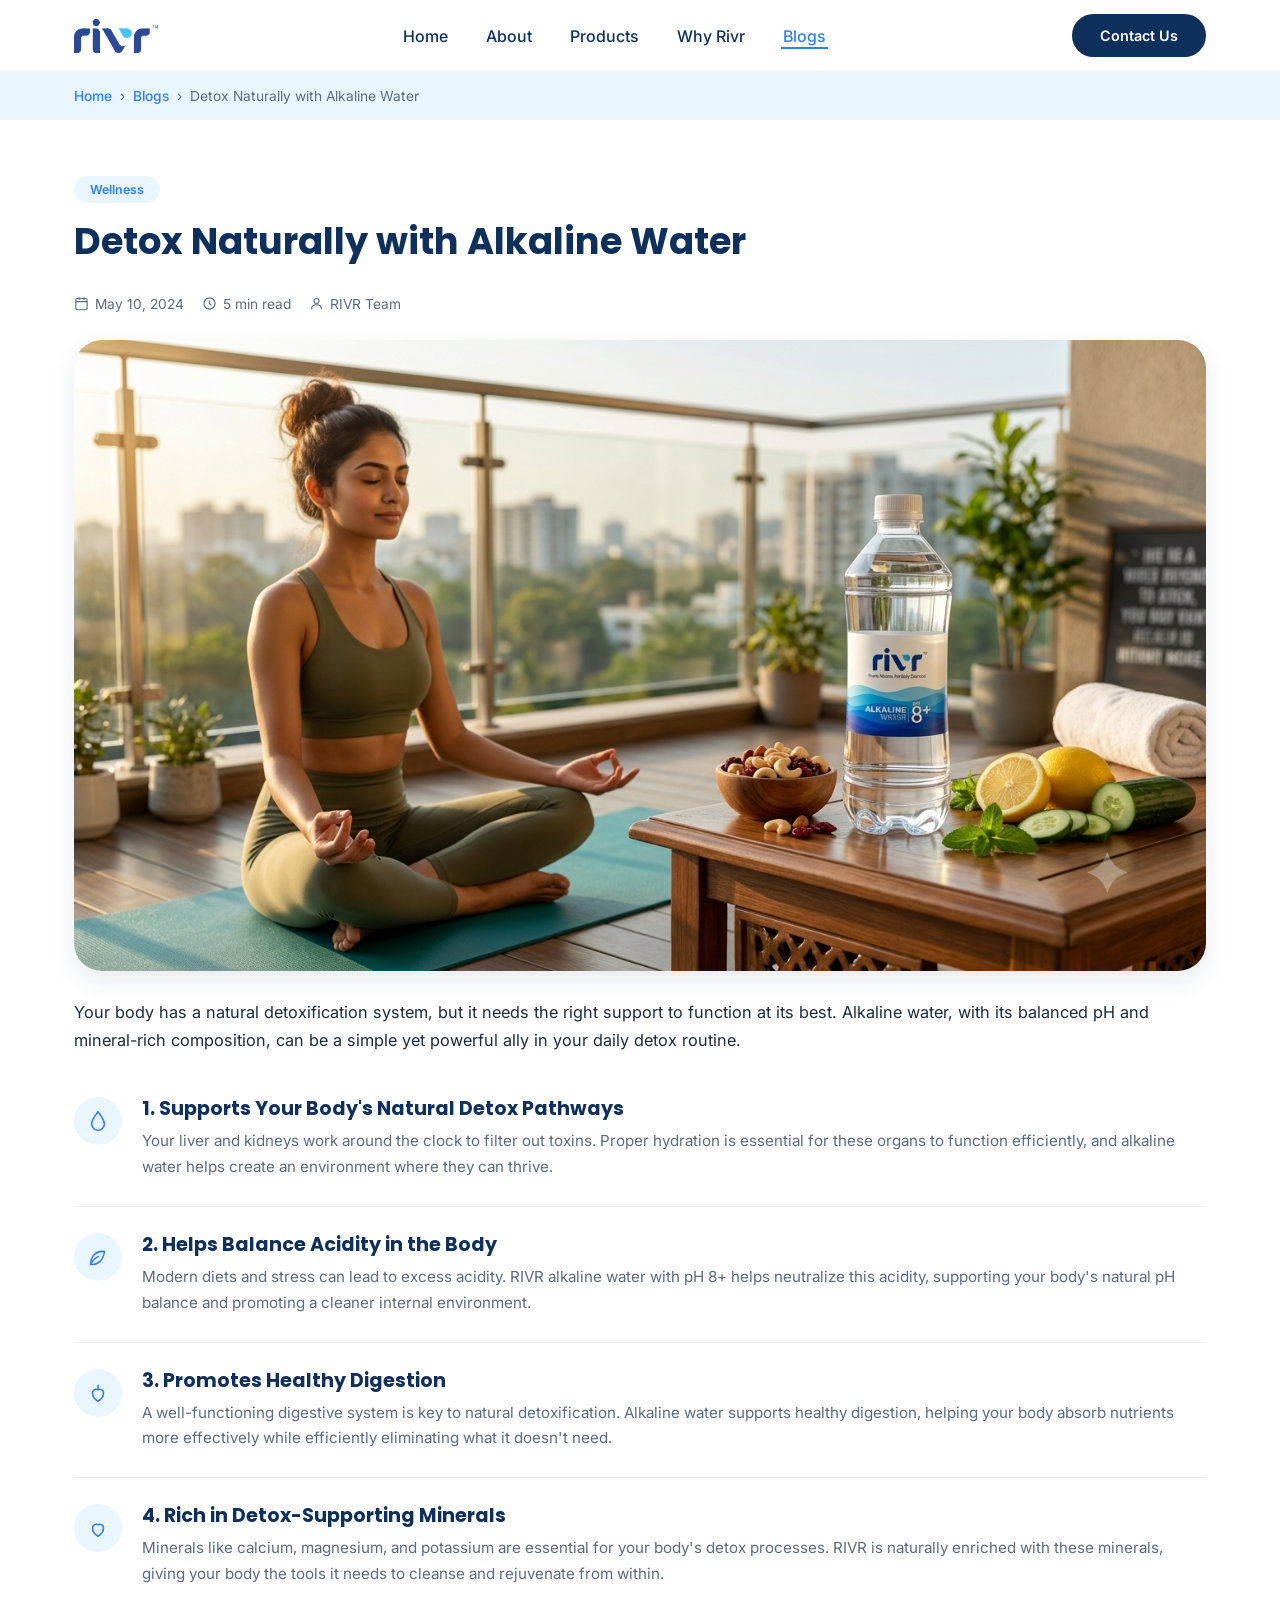
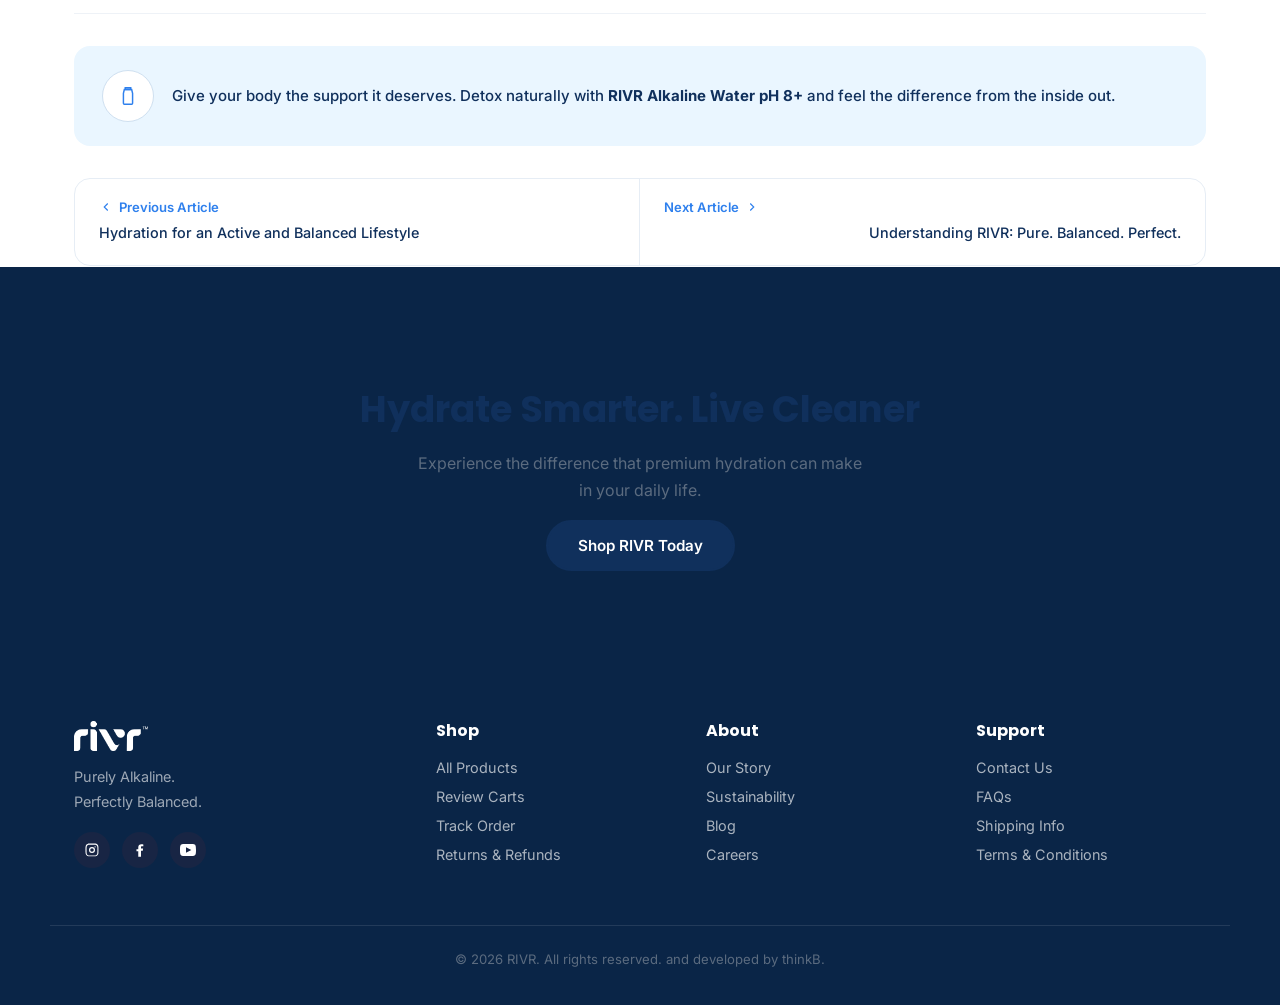
<file: blogs/detox-naturally-alkaline-water.html>
<!DOCTYPE html>
<html lang="en">
<head>
<meta charset="UTF-8">
<meta name="viewport" content="width=device-width, initial-scale=1.0">
<title>Detox Naturally with Alkaline Water — RIVR Blog</title>
<link rel="preconnect" href="https://fonts.googleapis.com">
<link href="https://fonts.googleapis.com/css2?family=Poppins:wght@400;500;600;700;800&family=Inter:wght@400;500;600&display=swap" rel="stylesheet">
<link rel="stylesheet" href="../css/style.css">

</head>
<body>

<!-- ===== NAVBAR ===== -->
<header class="navbar" id="navbar">
  <div class="container nav-inner">
    <a href="../index.html" class="logo">
      <img src="../images/Logo.png" alt="RIVR logo">
    </a>
    <nav class="nav-links" id="navLinks">
      <a href="../index.html" class="nav-link">Home</a>
      <a href="../about-us.html" class="nav-link">About</a>
      <a href="../products.html" class="nav-link">Products</a>
      <a href="../why-rivr.html" class="nav-link">Why Rivr</a>
      <a href="../blogs.html" class="nav-link active">Blogs</a>
    </nav>

    <a href="../contact.html" class="btn btn-primary nav-cta">Contact Us</a>

    <button class="menu-toggle" id="menuToggle" aria-label="Toggle menu">
      <span></span><span></span><span></span>
    </button>
  </div>
</header>

<div class="breadcrumb">
  <div class="container">
    <a href="#">Home</a><span class="sep">&rsaquo;</span>
    <a href="#">Blogs</a><span class="sep">&rsaquo;</span>
    <span class="current">Detox Naturally with Alkaline Water</span>
  </div>
</div>

<section class="blog-detail">
  <div class="container detail-grid">

    <article class="reveal" data-reveal="left">
      <span class="tag">Wellness</span>
      <div class="article-head">
        <h1>Detox Naturally with Alkaline Water</h1>
 
      </div>

      <div class="article-meta">
        <span><svg viewBox="0 0 24 24"><rect x="3" y="4" width="18" height="18" rx="2"/><path d="M3 9h18M8 2v4M16 2v4"/></svg> May 10, 2024</span>
        <span><svg viewBox="0 0 24 24"><circle cx="12" cy="12" r="9"/><path d="M12 7v5l3 3"/></svg> 5 min read</span>
        <span><svg viewBox="0 0 24 24"><circle cx="12" cy="8" r="4"/><path d="M4 21c0-4.4 3.6-7 8-7s8 2.6 8 7"/></svg> RIVR Team</span>
      </div>

      <div class="featured-img">
        <img src="../images/blog5.png" alt="Glass of water on a table with mountain view">
      </div>

      <div class="article-body">
        <p class="intro">Your body has a natural detoxification system, but it needs the right support to function at its best. Alkaline water, with its balanced pH and mineral-rich composition, can be a simple yet powerful ally in your daily detox routine.</p>

        <div class="article-section">
          <span class="sec-icon"><svg viewBox="0 0 24 24"><path d="M12 2c-3 4-7 9-7 13.5A7 7 0 0 0 12 22a7 7 0 0 0 7-6.5C19 11 15 6 12 2Z"/></svg></span>
          <div>
            <h3>1. Supports Your Body's Natural Detox Pathways</h3>
            <p>Your liver and kidneys work around the clock to filter out toxins. Proper hydration is essential for these organs to function efficiently, and alkaline water helps create an environment where they can thrive.</p>
          </div>
        </div>

        <div class="article-section">
          <span class="sec-icon"><svg viewBox="0 0 24 24"><path d="M4 20c8 1 14-5 15-14-9-1-15 5-15 14Z"/><path d="M4 20c2-4 5-7 9-9"/></svg></span>
          <div>
            <h3>2. Helps Balance Acidity in the Body</h3>
            <p>Modern diets and stress can lead to excess acidity. RIVR alkaline water with pH 8+ helps neutralize this acidity, supporting your body's natural pH balance and promoting a cleaner internal environment.</p>
          </div>
        </div>

        <div class="article-section">
          <span class="sec-icon"><svg viewBox="0 0 24 24"><path d="M12 21s-6-3.6-6-9a4 4 0 0 1 6-3.5A4 4 0 0 1 18 12c0 5.4-6 9-6 9Z"/><path d="M12 8V3"/></svg></span>
          <div>
            <h3>3. Promotes Healthy Digestion</h3>
            <p>A well-functioning digestive system is key to natural detoxification. Alkaline water supports healthy digestion, helping your body absorb nutrients more effectively while efficiently eliminating what it doesn't need.</p>
          </div>
        </div>

        <div class="article-section">
          <span class="sec-icon"><svg viewBox="0 0 24 24"><path d="M12 21s-6-3.6-6-9a4 4 0 0 1 6-3.5A4 4 0 0 1 18 12c0 5.4-6 9-6 9Z"/></svg></span>
          <div>
            <h3>4. Rich in Detox-Supporting Minerals</h3>
            <p>Minerals like calcium, magnesium, and potassium are essential for your body's detox processes. RIVR is naturally enriched with these minerals, giving your body the tools it needs to cleanse and rejuvenate from within.</p>
          </div>
        </div>

        <div class="highlight-box">
          <span class="highlight-icon"><svg viewBox="0 0 24 24"><path d="M9 3h6v2H9z"/><path d="M8 5h8l1 4v11a1 1 0 0 1-1 1H8a1 1 0 0 1-1-1V9l1-4Z"/></svg></span>
          <p>Give your body the support it deserves. Detox naturally with <strong>RIVR Alkaline Water pH 8+</strong> and feel the difference from the inside out.</p>
        </div>
      </div>

      <div class="article-nav">
        <a href="/blogs/hydration-active-balanced-lifestyle.html" class="prev">
          <div class="nav-label"><svg viewBox="0 0 24 24"><path d="M15 18l-6-6 6-6"/></svg> Previous Article</div>
          <p>Hydration for an Active and Balanced Lifestyle</p>
        </a>
        <a href="/blogs/understanding-rivr-pure-balanced-perfect.html" class="next">
          <div class="nav-label">Next Article <svg viewBox="0 0 24 24"><path d="M9 6l6 6-6 6"/></svg></div>
          <p>Understanding RIVR: Pure. Balanced. Perfect.</p>
        </a>
      </div>
    </article>
  </div>
</section>

<!-- ===== CTA ===== -->
<section class="cta">
  <video class="cta-video" autoplay muted loop playsinline aria-hidden="true">
    <source src="../images/Rivr-waves-bg2.mp4" type="video/mp4">
  </video>
  <div class="container cta-inner reveal" data-reveal="up">
    <h2>Hydrate Smarter. Live Cleaner</h2>
    <p>Experience the difference that premium hydration can make in your daily life.</p>
    <a href="../products.html" class="btn btn-primary">Shop RIVR Today</a>
  </div>
</section>

<!-- ===== FOOTER ===== -->
<footer class="footer" id="contact">
  <div class="container footer-inner">
    <div class="footer-brand">
      <img src="../images/logo-white.png" alt="RIVR logo">
      <p>Purely Alkaline.<br>Perfectly Balanced.</p>
      <div class="social-icons">
        <a href="#" class="social-icon" aria-label="Instagram"><svg viewBox="0 0 24 24"><path d="M12 2.2c2.7 0 3 0 4.1.06 1.1.05 1.8.22 2.4.46.6.24 1.1.56 1.6 1.06.5.5.82 1 1.06 1.6.24.6.4 1.3.46 2.4.06 1.1.06 1.4.06 4.1s0 3-.06 4.1c-.05 1.1-.22 1.8-.46 2.4a4.3 4.3 0 0 1-1.06 1.6 4.3 4.3 0 0 1-1.6 1.06c-.6.24-1.3.4-2.4.46-1.1.06-1.4.06-4.1.06s-3 0-4.1-.06c-1.1-.05-1.8-.22-2.4-.46a4.3 4.3 0 0 1-1.6-1.06 4.3 4.3 0 0 1-1.06-1.6c-.24-.6-.4-1.3-.46-2.4C2.2 15 2.2 14.7 2.2 12s0-3 .06-4.1c.05-1.1.22-1.8.46-2.4.24-.6.56-1.1 1.06-1.6a4.3 4.3 0 0 1 1.6-1.06c.6-.24 1.3-.4 2.4-.46C9 2.2 9.3 2.2 12 2.2zm0 1.8c-2.65 0-2.96 0-4 .06-.96.04-1.48.2-1.83.34-.46.18-.79.4-1.13.75-.35.34-.57.67-.75 1.13-.14.35-.3.87-.34 1.83-.05 1.04-.06 1.35-.06 4s0 2.96.06 4c.04.96.2 1.48.34 1.83.18.46.4.79.75 1.13.34.35.67.57 1.13.75.35.14.87.3 1.83.34 1.04.05 1.35.06 4 .06s2.96 0 4-.06c.96-.04 1.48-.2 1.83-.34.46-.18.79-.4 1.13-.75.35-.34.57-.67.75-1.13.14-.35.3-.87.34-1.83.05-1.04.06-1.35.06-4s0-2.96-.06-4c-.04-.96-.2-1.48-.34-1.83a2.9 2.9 0 0 0-.75-1.13 2.9 2.9 0 0 0-1.13-.75c-.35-.14-.87-.3-1.83-.34-1.04-.05-1.35-.06-4-.06zm0 3.5a4.5 4.5 0 1 1 0 9 4.5 4.5 0 0 1 0-9zm0 1.8a2.7 2.7 0 1 0 0 5.4 2.7 2.7 0 0 0 0-5.4zm5.7-2a1.05 1.05 0 1 1-2.1 0 1.05 1.05 0 0 1 2.1 0z"/></svg></a>
        <a href="#" class="social-icon" aria-label="Facebook"><svg viewBox="0 0 24 24"><path d="M13.5 21v-8h2.7l.4-3.1h-3.1V8c0-.9.25-1.5 1.55-1.5H17V3.7C16.6 3.65 15.4 3.5 14 3.5c-2.7 0-4.6 1.65-4.6 4.7v2.7H6.7V14H9.4v8h4.1z"/></svg></a>
        <a href="#" class="social-icon" aria-label="Youtube"><svg viewBox="0 0 24 24"><path d="M19.615 3.184c-3.604-.246-11.631-.245-15.23 0-3.897.266-4.356 2.62-4.385 8.816.029 6.185.484 8.549 4.385 8.816 3.6.245 11.626.246 15.23 0 3.897-.266 4.356-2.62 4.385-8.816-.029-6.185-.484-8.549-4.385-8.816zm-10.615 12.816v-8l8 3.993-8 4z"/></svg></a>
      </div>
    </div>

    <div class="footer-col">
      <h4>Shop</h4>
      <a href="../products.html">All Products</a>
      <a href="../review-carts.html">Review Carts</a>
      <a href="../track-order.html">Track Order</a>
      <a href="../returns-refunds.html">Returns &amp; Refunds</a>
    </div>

    <div class="footer-col">
      <h4>About</h4>
      <a href="../about-us.html">Our Story</a>
      <a href="../sustainability.html">Sustainability</a>
      <a href="../blog.html">Blog</a>
      <a href="../careers.html">Careers</a>
    </div>

    <div class="footer-col">
      <h4>Support</h4>
      <a href="../contact.html">Contact Us</a>
      <a href="../faq.html">FAQs</a>
      <a href="../shipping-info.html">Shipping Info</a>
      <a href="../terms-conditions.html">Terms &amp; Conditions</a>
    </div>
  </div>

  <div class="footer-bottom">
    <p>&copy; <span id="year"></span> RIVR. All rights reserved. and developed by thinkB.</p>
  </div>
</footer>

<button id="backToTop" aria-label="Back to top">&#8593;</button>

<script src="../js/script.js"></script>


</body>
</html>
</file>
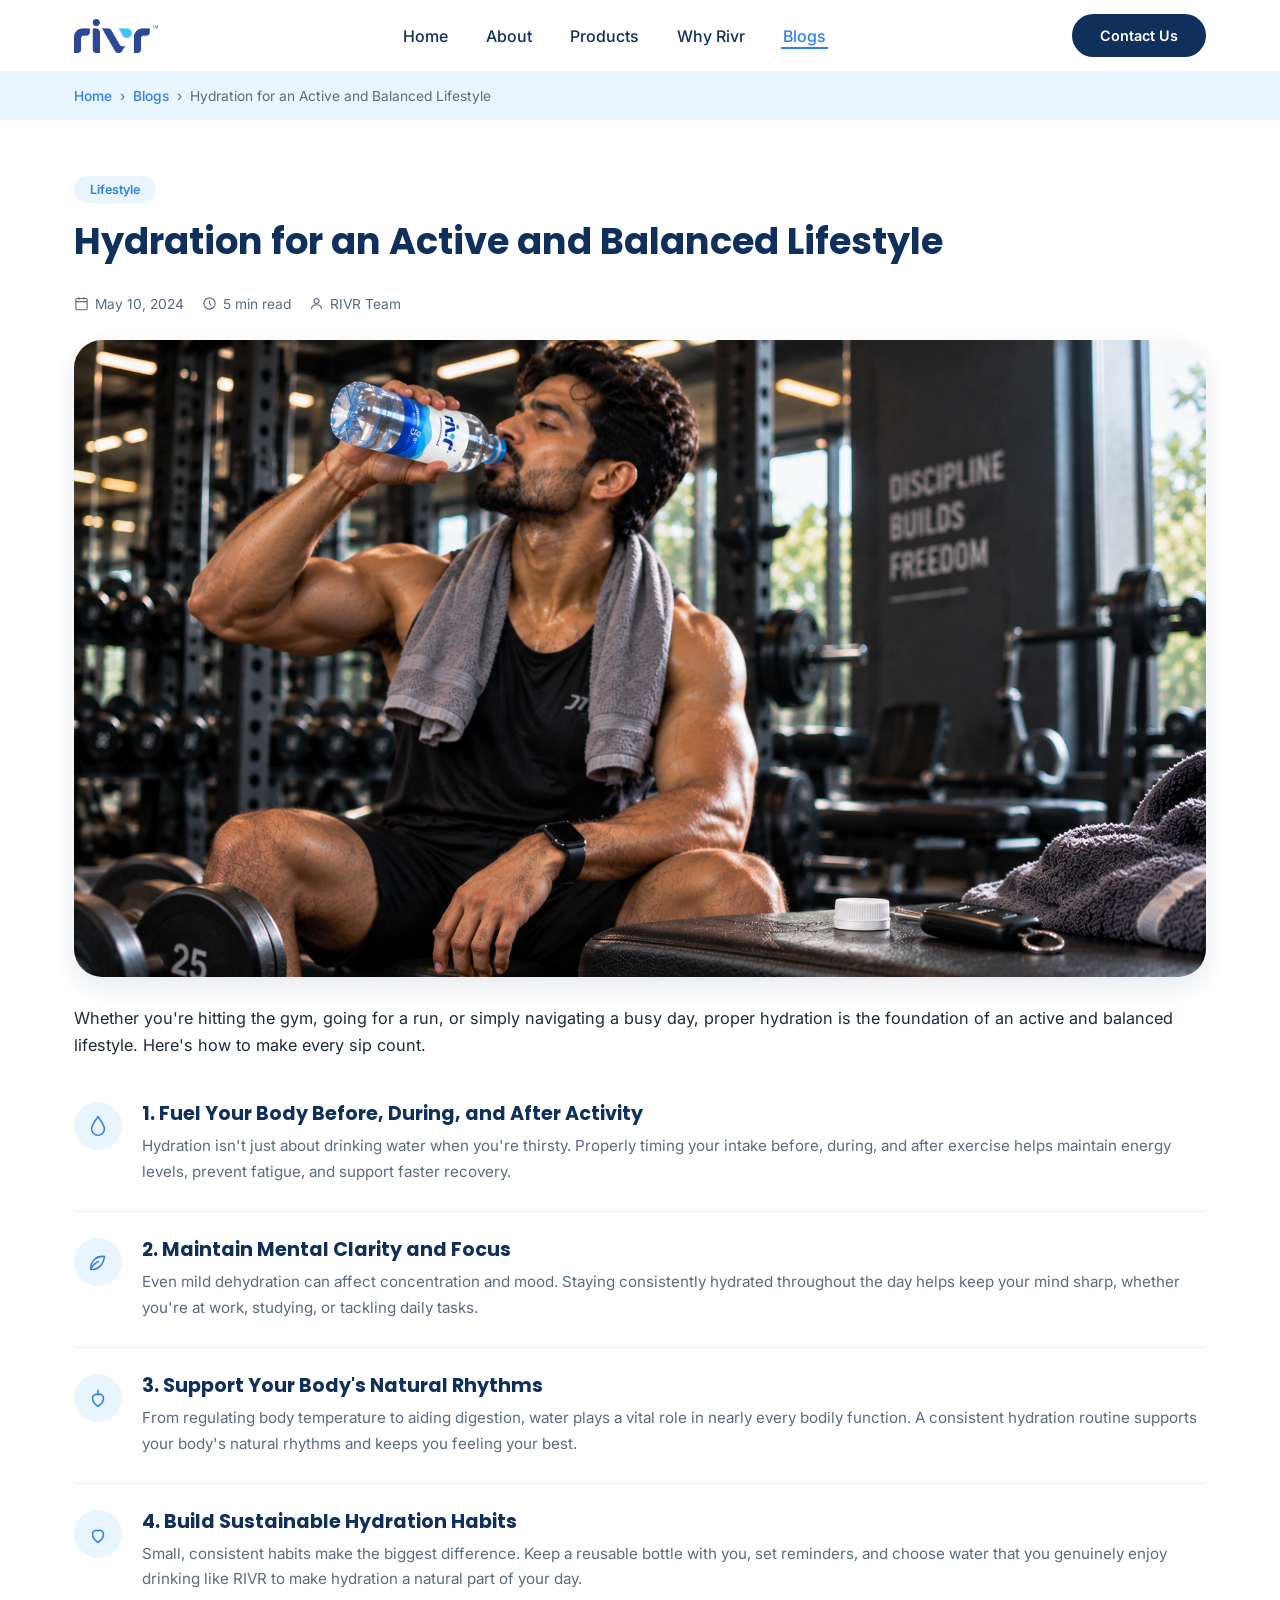
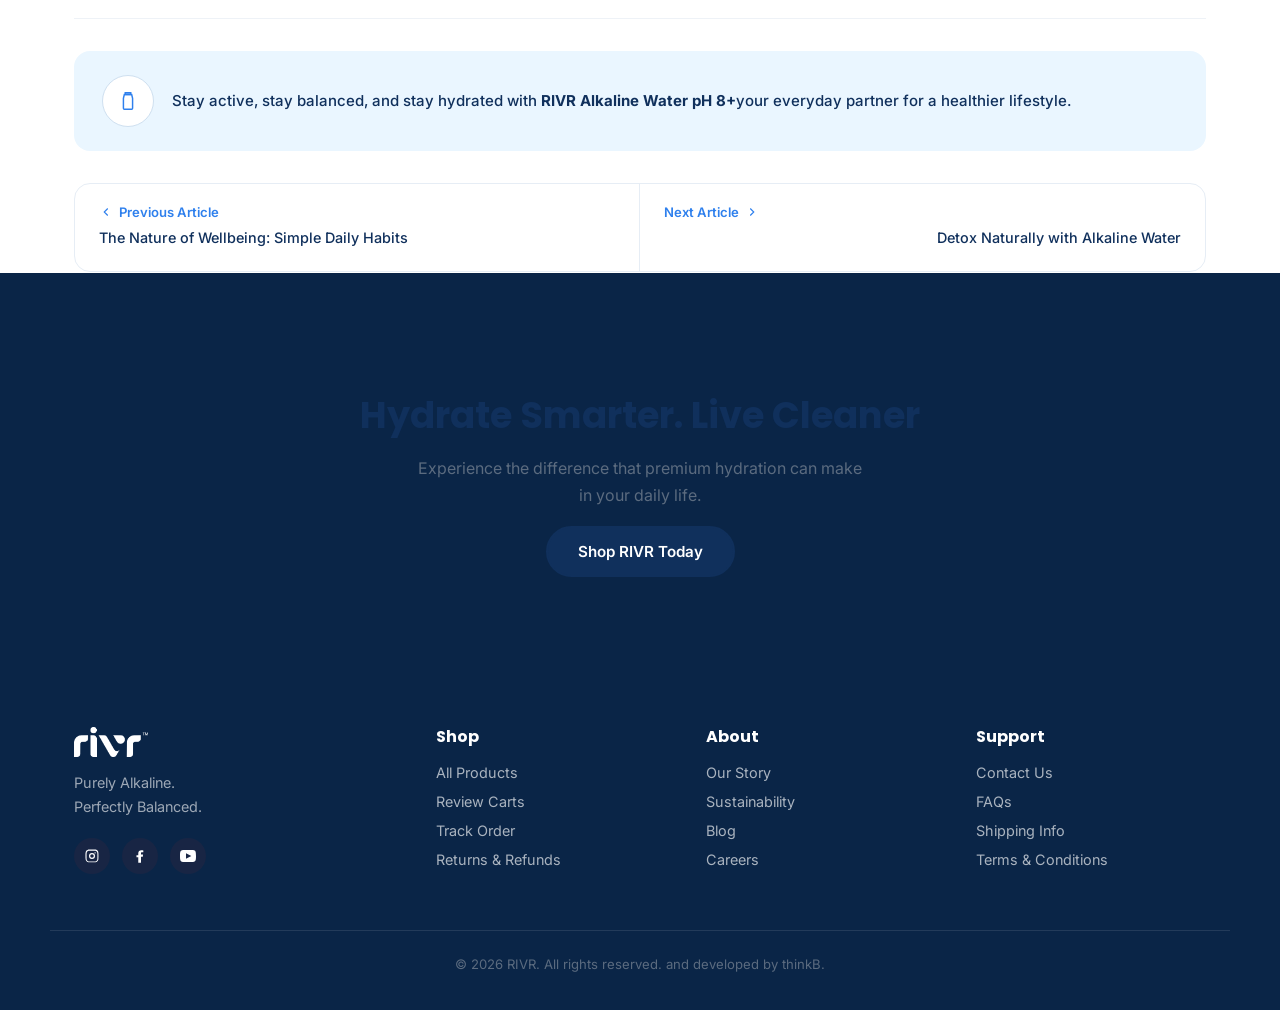
<file: blogs/hydration-active-balanced-lifestyle.html>
<!DOCTYPE html>
<html lang="en">
<head>
<meta charset="UTF-8">
<meta name="viewport" content="width=device-width, initial-scale=1.0">
<title>Hydration for an Active and Balanced Lifestyle — RIVR Blog</title>
<link rel="preconnect" href="https://fonts.googleapis.com">
<link href="https://fonts.googleapis.com/css2?family=Poppins:wght@400;500;600;700;800&family=Inter:wght@400;500;600&display=swap" rel="stylesheet">
<link rel="stylesheet" href="../css/style.css">

</head>
<body>

<!-- ===== NAVBAR ===== -->
<header class="navbar" id="navbar">
  <div class="container nav-inner">
    <a href="../index.html" class="logo">
      <img src="../images/Logo.png" alt="RIVR logo">
    </a>
    <nav class="nav-links" id="navLinks">
      <a href="../index.html" class="nav-link">Home</a>
      <a href="../about-us.html" class="nav-link">About</a>
      <a href="../products.html" class="nav-link">Products</a>
      <a href="../why-rivr.html" class="nav-link">Why Rivr</a>
      <a href="../blogs.html" class="nav-link active">Blogs</a>
    </nav>

    <a href="../contact.html" class="btn btn-primary nav-cta">Contact Us</a>

    <button class="menu-toggle" id="menuToggle" aria-label="Toggle menu">
      <span></span><span></span><span></span>
    </button>
  </div>
</header>

<div class="breadcrumb">
  <div class="container">
    <a href="#">Home</a><span class="sep">&rsaquo;</span>
    <a href="#">Blogs</a><span class="sep">&rsaquo;</span>
    <span class="current">Hydration for an Active and Balanced Lifestyle</span>
  </div>
</div>

<section class="blog-detail">
  <div class="container detail-grid">

    <article class="reveal" data-reveal="left">
      <span class="tag">Lifestyle</span>
      <div class="article-head">
        <h1>Hydration for an Active and Balanced Lifestyle</h1>
 
      </div>

      <div class="article-meta">
        <span><svg viewBox="0 0 24 24"><rect x="3" y="4" width="18" height="18" rx="2"/><path d="M3 9h18M8 2v4M16 2v4"/></svg> May 10, 2024</span>
        <span><svg viewBox="0 0 24 24"><circle cx="12" cy="12" r="9"/><path d="M12 7v5l3 3"/></svg> 5 min read</span>
        <span><svg viewBox="0 0 24 24"><circle cx="12" cy="8" r="4"/><path d="M4 21c0-4.4 3.6-7 8-7s8 2.6 8 7"/></svg> RIVR Team</span>
      </div>

      <div class="featured-img">
        <img src="../images/blog4.png" alt="Glass of water on a table with mountain view">
      </div>

      <div class="article-body">
        <p class="intro">Whether you're hitting the gym, going for a run, or simply navigating a busy day, proper hydration is the foundation of an active and balanced lifestyle. Here's how to make every sip count.</p>

        <div class="article-section">
          <span class="sec-icon"><svg viewBox="0 0 24 24"><path d="M12 2c-3 4-7 9-7 13.5A7 7 0 0 0 12 22a7 7 0 0 0 7-6.5C19 11 15 6 12 2Z"/></svg></span>
          <div>
            <h3>1. Fuel Your Body Before, During, and After Activity</h3>
            <p>Hydration isn't just about drinking water when you're thirsty. Properly timing your intake before, during, and after exercise helps maintain energy levels, prevent fatigue, and support faster recovery.</p>
          </div>
        </div>

        <div class="article-section">
          <span class="sec-icon"><svg viewBox="0 0 24 24"><path d="M4 20c8 1 14-5 15-14-9-1-15 5-15 14Z"/><path d="M4 20c2-4 5-7 9-9"/></svg></span>
          <div>
            <h3>2. Maintain Mental Clarity and Focus</h3>
            <p>Even mild dehydration can affect concentration and mood. Staying consistently hydrated throughout the day helps keep your mind sharp, whether you're at work, studying, or tackling daily tasks.</p>
          </div>
        </div>

        <div class="article-section">
          <span class="sec-icon"><svg viewBox="0 0 24 24"><path d="M12 21s-6-3.6-6-9a4 4 0 0 1 6-3.5A4 4 0 0 1 18 12c0 5.4-6 9-6 9Z"/><path d="M12 8V3"/></svg></span>
          <div>
            <h3>3. Support Your Body's Natural Rhythms</h3>
            <p>From regulating body temperature to aiding digestion, water plays a vital role in nearly every bodily function. A consistent hydration routine supports your body's natural rhythms and keeps you feeling your best.</p>
          </div>
        </div>

        <div class="article-section">
          <span class="sec-icon"><svg viewBox="0 0 24 24"><path d="M12 21s-6-3.6-6-9a4 4 0 0 1 6-3.5A4 4 0 0 1 18 12c0 5.4-6 9-6 9Z"/></svg></span>
          <div>
            <h3>4. Build Sustainable Hydration Habits</h3>
            <p>Small, consistent habits make the biggest difference. Keep a reusable bottle with you, set reminders, and choose water that you genuinely enjoy drinking like RIVR to make hydration a natural part of your day.</p>
          </div>
        </div>

        <div class="highlight-box">
          <span class="highlight-icon"><svg viewBox="0 0 24 24"><path d="M9 3h6v2H9z"/><path d="M8 5h8l1 4v11a1 1 0 0 1-1 1H8a1 1 0 0 1-1-1V9l1-4Z"/></svg></span>
          <p>Stay active, stay balanced, and stay hydrated with <strong>RIVR Alkaline Water pH 8+</strong>your everyday partner for a healthier lifestyle.</p>
        </div>
      </div>

      <div class="article-nav">
        <a href="/blogs/nature-wellbeing-simple-daily-habits.html" class="prev">
          <div class="nav-label"><svg viewBox="0 0 24 24"><path d="M15 18l-6-6 6-6"/></svg> Previous Article</div>
          <p>The Nature of Wellbeing: Simple Daily Habits</p>
        </a>
        <a href="/blogs/detox-naturally-alkaline-water.html" class="next">
          <div class="nav-label">Next Article <svg viewBox="0 0 24 24"><path d="M9 6l6 6-6 6"/></svg></div>
          <p>Detox Naturally with Alkaline Water</p>
        </a>
      </div>
    </article>
  </div>
</section>

<!-- ===== CTA ===== -->
<section class="cta">
  <video class="cta-video" autoplay muted loop playsinline aria-hidden="true">
    <source src="../images/Rivr-waves-bg2.mp4" type="video/mp4">
  </video>
  <div class="container cta-inner reveal" data-reveal="up">
    <h2>Hydrate Smarter. Live Cleaner</h2>
    <p>Experience the difference that premium hydration can make in your daily life.</p>
    <a href="../products.html" class="btn btn-primary">Shop RIVR Today</a>
  </div>
</section>

<!-- ===== FOOTER ===== -->
<footer class="footer" id="contact">
  <div class="container footer-inner">
    <div class="footer-brand">
      <img src="../images/logo-white.png" alt="RIVR logo">
      <p>Purely Alkaline.<br>Perfectly Balanced.</p>
      <div class="social-icons">
        <a href="#" class="social-icon" aria-label="Instagram"><svg viewBox="0 0 24 24"><path d="M12 2.2c2.7 0 3 0 4.1.06 1.1.05 1.8.22 2.4.46.6.24 1.1.56 1.6 1.06.5.5.82 1 1.06 1.6.24.6.4 1.3.46 2.4.06 1.1.06 1.4.06 4.1s0 3-.06 4.1c-.05 1.1-.22 1.8-.46 2.4a4.3 4.3 0 0 1-1.06 1.6 4.3 4.3 0 0 1-1.6 1.06c-.6.24-1.3.4-2.4.46-1.1.06-1.4.06-4.1.06s-3 0-4.1-.06c-1.1-.05-1.8-.22-2.4-.46a4.3 4.3 0 0 1-1.6-1.06 4.3 4.3 0 0 1-1.06-1.6c-.24-.6-.4-1.3-.46-2.4C2.2 15 2.2 14.7 2.2 12s0-3 .06-4.1c.05-1.1.22-1.8.46-2.4.24-.6.56-1.1 1.06-1.6a4.3 4.3 0 0 1 1.6-1.06c.6-.24 1.3-.4 2.4-.46C9 2.2 9.3 2.2 12 2.2zm0 1.8c-2.65 0-2.96 0-4 .06-.96.04-1.48.2-1.83.34-.46.18-.79.4-1.13.75-.35.34-.57.67-.75 1.13-.14.35-.3.87-.34 1.83-.05 1.04-.06 1.35-.06 4s0 2.96.06 4c.04.96.2 1.48.34 1.83.18.46.4.79.75 1.13.34.35.67.57 1.13.75.35.14.87.3 1.83.34 1.04.05 1.35.06 4 .06s2.96 0 4-.06c.96-.04 1.48-.2 1.83-.34.46-.18.79-.4 1.13-.75.35-.34.57-.67.75-1.13.14-.35.3-.87.34-1.83.05-1.04.06-1.35.06-4s0-2.96-.06-4c-.04-.96-.2-1.48-.34-1.83a2.9 2.9 0 0 0-.75-1.13 2.9 2.9 0 0 0-1.13-.75c-.35-.14-.87-.3-1.83-.34-1.04-.05-1.35-.06-4-.06zm0 3.5a4.5 4.5 0 1 1 0 9 4.5 4.5 0 0 1 0-9zm0 1.8a2.7 2.7 0 1 0 0 5.4 2.7 2.7 0 0 0 0-5.4zm5.7-2a1.05 1.05 0 1 1-2.1 0 1.05 1.05 0 0 1 2.1 0z"/></svg></a>
        <a href="#" class="social-icon" aria-label="Facebook"><svg viewBox="0 0 24 24"><path d="M13.5 21v-8h2.7l.4-3.1h-3.1V8c0-.9.25-1.5 1.55-1.5H17V3.7C16.6 3.65 15.4 3.5 14 3.5c-2.7 0-4.6 1.65-4.6 4.7v2.7H6.7V14H9.4v8h4.1z"/></svg></a>
        <a href="#" class="social-icon" aria-label="Youtube"><svg viewBox="0 0 24 24"><path d="M19.615 3.184c-3.604-.246-11.631-.245-15.23 0-3.897.266-4.356 2.62-4.385 8.816.029 6.185.484 8.549 4.385 8.816 3.6.245 11.626.246 15.23 0 3.897-.266 4.356-2.62 4.385-8.816-.029-6.185-.484-8.549-4.385-8.816zm-10.615 12.816v-8l8 3.993-8 4z"/></svg></a>
      </div>
    </div>

    <div class="footer-col">
      <h4>Shop</h4>
      <a href="../products.html">All Products</a>
      <a href="../review-carts.html">Review Carts</a>
      <a href="../track-order.html">Track Order</a>
      <a href="../returns-refunds.html">Returns &amp; Refunds</a>
    </div>

    <div class="footer-col">
      <h4>About</h4>
      <a href="../about-us.html">Our Story</a>
      <a href="../sustainability.html">Sustainability</a>
      <a href="../blog.html">Blog</a>
      <a href="../careers.html">Careers</a>
    </div>

    <div class="footer-col">
      <h4>Support</h4>
      <a href="../contact.html">Contact Us</a>
      <a href="../faq.html">FAQs</a>
      <a href="../shipping-info.html">Shipping Info</a>
      <a href="../terms-conditions.html">Terms &amp; Conditions</a>
    </div>
  </div>

  <div class="footer-bottom">
    <p>&copy; <span id="year"></span> RIVR. All rights reserved. and developed by thinkB.</p>
  </div>
</footer>

<button id="backToTop" aria-label="Back to top">&#8593;</button>

<script src="../js/script.js"></script>


</body>
</html>
</file>
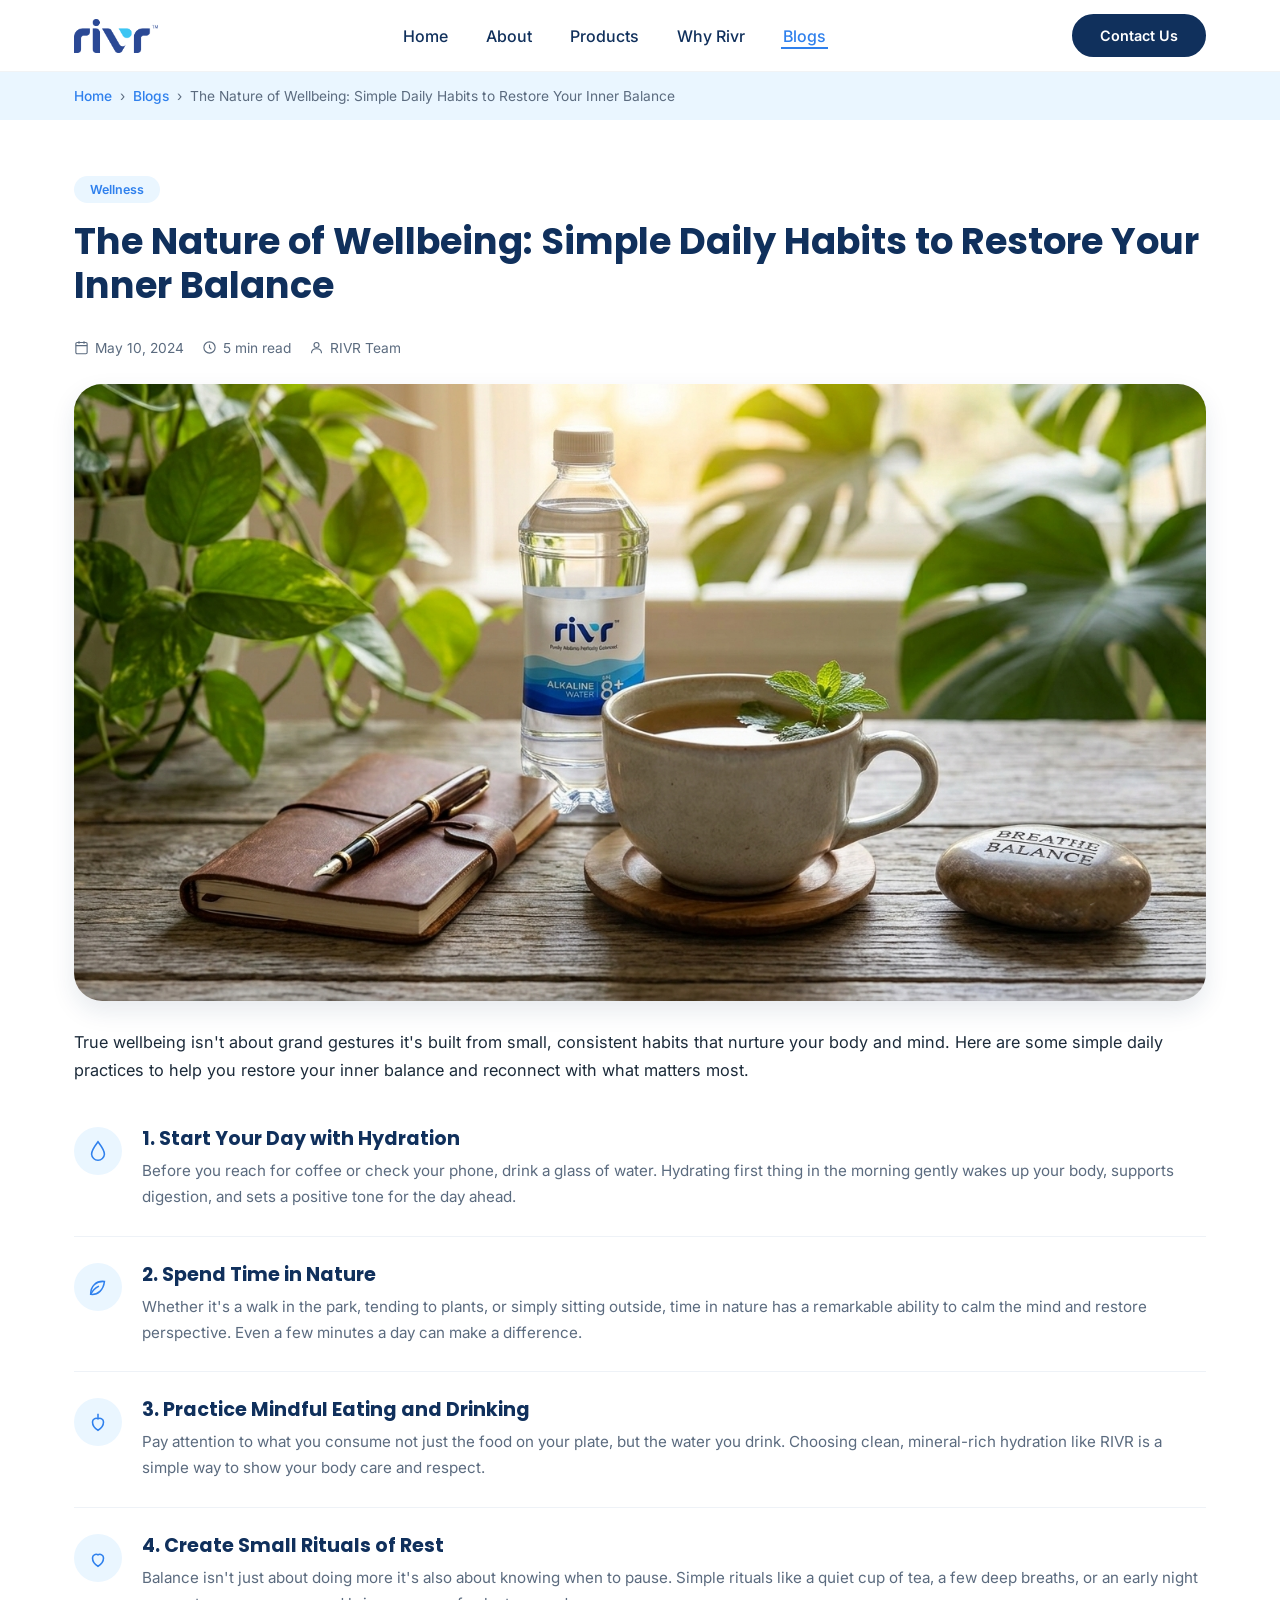
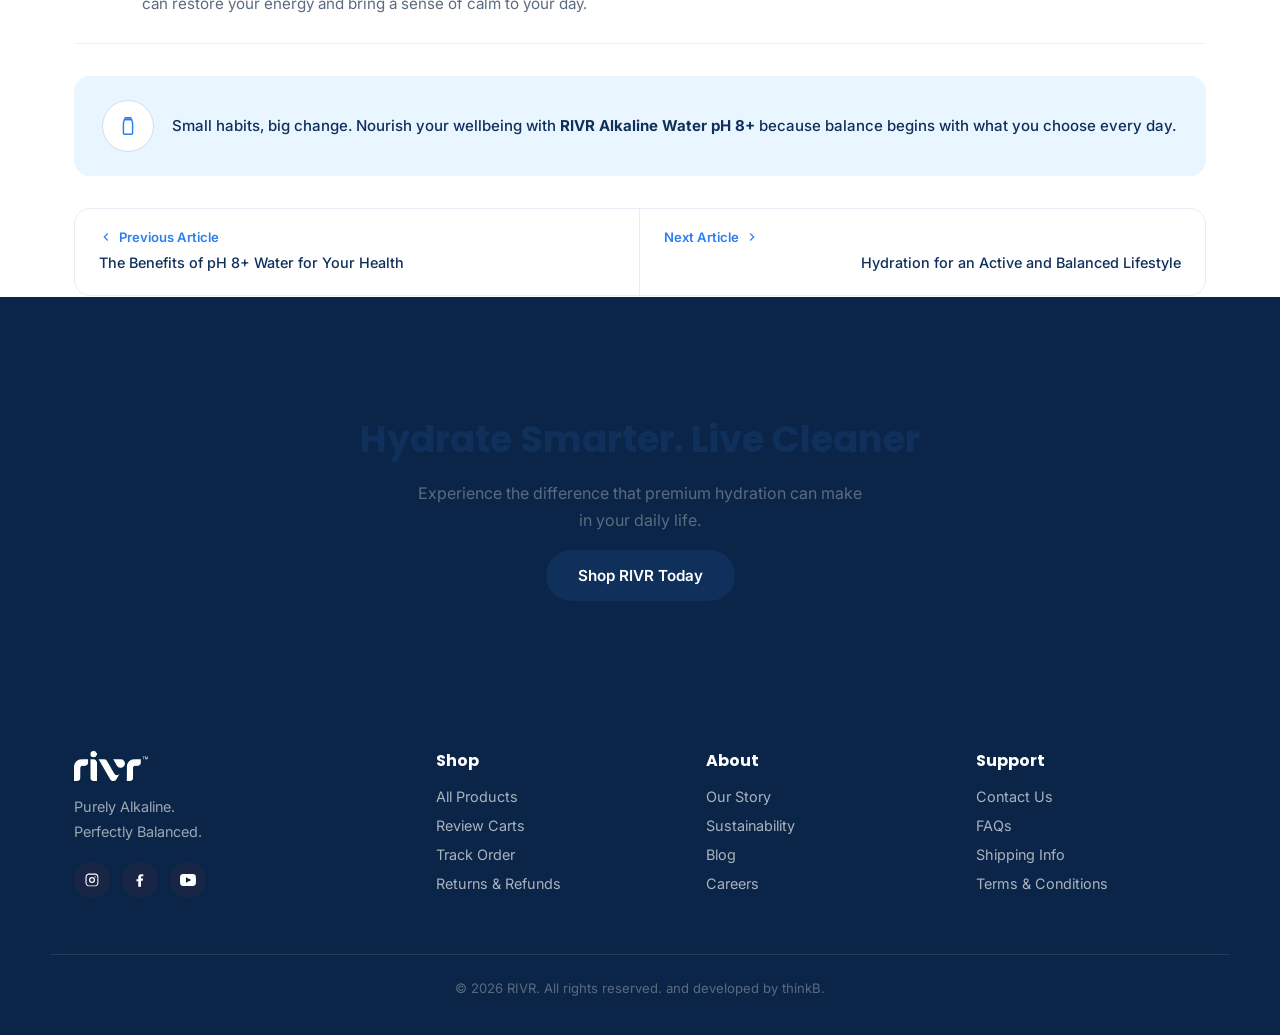
<file: blogs/nature-wellbeing-simple-daily-habits.html>
<!DOCTYPE html>
<html lang="en">
<head>
<meta charset="UTF-8">
<meta name="viewport" content="width=device-width, initial-scale=1.0">
<title>The Nature of Wellbeing: Simple Daily Habits to Restore Your Inner Balance — RIVR Blog</title>
<link rel="preconnect" href="https://fonts.googleapis.com">
<link href="https://fonts.googleapis.com/css2?family=Poppins:wght@400;500;600;700;800&family=Inter:wght@400;500;600&display=swap" rel="stylesheet">
<link rel="stylesheet" href="../css/style.css">

</head>
<body>

<!-- ===== NAVBAR ===== -->
<header class="navbar" id="navbar">
  <div class="container nav-inner">
    <a href="../index.html" class="logo">
      <img src="../images/Logo.png" alt="RIVR logo">
    </a>
    <nav class="nav-links" id="navLinks">
      <a href="../index.html" class="nav-link">Home</a>
      <a href="../about-us.html" class="nav-link">About</a>
      <a href="../products.html" class="nav-link">Products</a>
      <a href="../why-rivr.html" class="nav-link">Why Rivr</a>
      <a href="../blogs.html" class="nav-link active">Blogs</a>
    </nav>

    <a href="../contact.html" class="btn btn-primary nav-cta">Contact Us</a>

    <button class="menu-toggle" id="menuToggle" aria-label="Toggle menu">
      <span></span><span></span><span></span>
    </button>
  </div>
</header>

<div class="breadcrumb">
  <div class="container">
    <a href="#">Home</a><span class="sep">&rsaquo;</span>
    <a href="#">Blogs</a><span class="sep">&rsaquo;</span>
    <span class="current">The Nature of Wellbeing: Simple Daily Habits to Restore Your Inner Balance</span>
  </div>
</div>

<section class="blog-detail">
  <div class="container detail-grid">

    <article class="reveal" data-reveal="left">
      <span class="tag">Wellness</span>
      <div class="article-head">
        <h1>The Nature of Wellbeing: Simple Daily Habits to Restore Your Inner Balance</h1>
 
      </div>

      <div class="article-meta">
        <span><svg viewBox="0 0 24 24"><rect x="3" y="4" width="18" height="18" rx="2"/><path d="M3 9h18M8 2v4M16 2v4"/></svg> May 10, 2024</span>
        <span><svg viewBox="0 0 24 24"><circle cx="12" cy="12" r="9"/><path d="M12 7v5l3 3"/></svg> 5 min read</span>
        <span><svg viewBox="0 0 24 24"><circle cx="12" cy="8" r="4"/><path d="M4 21c0-4.4 3.6-7 8-7s8 2.6 8 7"/></svg> RIVR Team</span>
      </div>

      <div class="featured-img">
        <img src="../images/blog3.png" alt="Glass of water on a table with mountain view">
      </div>

      <div class="article-body">
        <p class="intro">True wellbeing isn't about grand gestures it's built from small, consistent habits that nurture your body and mind. Here are some simple daily practices to help you restore your inner balance and reconnect with what matters most.</p>

        <div class="article-section">
          <span class="sec-icon"><svg viewBox="0 0 24 24"><path d="M12 2c-3 4-7 9-7 13.5A7 7 0 0 0 12 22a7 7 0 0 0 7-6.5C19 11 15 6 12 2Z"/></svg></span>
          <div>
            <h3>1. Start Your Day with Hydration</h3>
            <p>Before you reach for coffee or check your phone, drink a glass of water. Hydrating first thing in the morning gently wakes up your body, supports digestion, and sets a positive tone for the day ahead.</p>
          </div>
        </div>

        <div class="article-section">
          <span class="sec-icon"><svg viewBox="0 0 24 24"><path d="M4 20c8 1 14-5 15-14-9-1-15 5-15 14Z"/><path d="M4 20c2-4 5-7 9-9"/></svg></span>
          <div>
            <h3>2. Spend Time in Nature</h3>
            <p>Whether it's a walk in the park, tending to plants, or simply sitting outside, time in nature has a remarkable ability to calm the mind and restore perspective. Even a few minutes a day can make a difference.</p>
          </div>
        </div>

        <div class="article-section">
          <span class="sec-icon"><svg viewBox="0 0 24 24"><path d="M12 21s-6-3.6-6-9a4 4 0 0 1 6-3.5A4 4 0 0 1 18 12c0 5.4-6 9-6 9Z"/><path d="M12 8V3"/></svg></span>
          <div>
            <h3>3. Practice Mindful Eating and Drinking</h3>
            <p>Pay attention to what you consume not just the food on your plate, but the water you drink. Choosing clean, mineral-rich hydration like RIVR is a simple way to show your body care and respect.</p>
          </div>
        </div>

        <div class="article-section">
          <span class="sec-icon"><svg viewBox="0 0 24 24"><path d="M12 21s-6-3.6-6-9a4 4 0 0 1 6-3.5A4 4 0 0 1 18 12c0 5.4-6 9-6 9Z"/></svg></span>
          <div>
            <h3>4. Create Small Rituals of Rest</h3>
            <p>Balance isn't just about doing more it's also about knowing when to pause. Simple rituals like a quiet cup of tea, a few deep breaths, or an early night can restore your energy and bring a sense of calm to your day.</p>
          </div>
        </div>

        <div class="highlight-box">
          <span class="highlight-icon"><svg viewBox="0 0 24 24"><path d="M9 3h6v2H9z"/><path d="M8 5h8l1 4v11a1 1 0 0 1-1 1H8a1 1 0 0 1-1-1V9l1-4Z"/></svg></span>
          <p>Small habits, big change. Nourish your wellbeing with <strong>RIVR Alkaline Water pH 8+</strong> because balance begins with what you choose every day.</p>
        </div>
      </div>

      <div class="article-nav">
        <a href="/blogs/benefits-ph-water-health.html" class="prev">
          <div class="nav-label"><svg viewBox="0 0 24 24"><path d="M15 18l-6-6 6-6"/></svg> Previous Article</div>
          <p>The Benefits of pH 8+ Water for Your Health</p>
        </a>
        <a href="/blogs/hydration-active-balanced-lifestyle.html" class="next">
          <div class="nav-label">Next Article <svg viewBox="0 0 24 24"><path d="M9 6l6 6-6 6"/></svg></div>
          <p>Hydration for an Active and Balanced Lifestyle</p>
        </a>
      </div>
    </article>
  </div>
</section>

<!-- ===== CTA ===== -->
<section class="cta">
  <video class="cta-video" autoplay muted loop playsinline aria-hidden="true">
    <source src="../images/Rivr-waves-bg2.mp4" type="video/mp4">
  </video>
  <div class="container cta-inner reveal" data-reveal="up">
    <h2>Hydrate Smarter. Live Cleaner</h2>
    <p>Experience the difference that premium hydration can make in your daily life.</p>
    <a href="../products.html" class="btn btn-primary">Shop RIVR Today</a>
  </div>
</section>

<!-- ===== FOOTER ===== -->
<footer class="footer" id="contact">
  <div class="container footer-inner">
    <div class="footer-brand">
      <img src="../images/logo-white.png" alt="RIVR logo">
      <p>Purely Alkaline.<br>Perfectly Balanced.</p>
      <div class="social-icons">
        <a href="#" class="social-icon" aria-label="Instagram"><svg viewBox="0 0 24 24"><path d="M12 2.2c2.7 0 3 0 4.1.06 1.1.05 1.8.22 2.4.46.6.24 1.1.56 1.6 1.06.5.5.82 1 1.06 1.6.24.6.4 1.3.46 2.4.06 1.1.06 1.4.06 4.1s0 3-.06 4.1c-.05 1.1-.22 1.8-.46 2.4a4.3 4.3 0 0 1-1.06 1.6 4.3 4.3 0 0 1-1.6 1.06c-.6.24-1.3.4-2.4.46-1.1.06-1.4.06-4.1.06s-3 0-4.1-.06c-1.1-.05-1.8-.22-2.4-.46a4.3 4.3 0 0 1-1.6-1.06 4.3 4.3 0 0 1-1.06-1.6c-.24-.6-.4-1.3-.46-2.4C2.2 15 2.2 14.7 2.2 12s0-3 .06-4.1c.05-1.1.22-1.8.46-2.4.24-.6.56-1.1 1.06-1.6a4.3 4.3 0 0 1 1.6-1.06c.6-.24 1.3-.4 2.4-.46C9 2.2 9.3 2.2 12 2.2zm0 1.8c-2.65 0-2.96 0-4 .06-.96.04-1.48.2-1.83.34-.46.18-.79.4-1.13.75-.35.34-.57.67-.75 1.13-.14.35-.3.87-.34 1.83-.05 1.04-.06 1.35-.06 4s0 2.96.06 4c.04.96.2 1.48.34 1.83.18.46.4.79.75 1.13.34.35.67.57 1.13.75.35.14.87.3 1.83.34 1.04.05 1.35.06 4 .06s2.96 0 4-.06c.96-.04 1.48-.2 1.83-.34.46-.18.79-.4 1.13-.75.35-.34.57-.67.75-1.13.14-.35.3-.87.34-1.83.05-1.04.06-1.35.06-4s0-2.96-.06-4c-.04-.96-.2-1.48-.34-1.83a2.9 2.9 0 0 0-.75-1.13 2.9 2.9 0 0 0-1.13-.75c-.35-.14-.87-.3-1.83-.34-1.04-.05-1.35-.06-4-.06zm0 3.5a4.5 4.5 0 1 1 0 9 4.5 4.5 0 0 1 0-9zm0 1.8a2.7 2.7 0 1 0 0 5.4 2.7 2.7 0 0 0 0-5.4zm5.7-2a1.05 1.05 0 1 1-2.1 0 1.05 1.05 0 0 1 2.1 0z"/></svg></a>
        <a href="#" class="social-icon" aria-label="Facebook"><svg viewBox="0 0 24 24"><path d="M13.5 21v-8h2.7l.4-3.1h-3.1V8c0-.9.25-1.5 1.55-1.5H17V3.7C16.6 3.65 15.4 3.5 14 3.5c-2.7 0-4.6 1.65-4.6 4.7v2.7H6.7V14H9.4v8h4.1z"/></svg></a>
        <a href="#" class="social-icon" aria-label="Youtube"><svg viewBox="0 0 24 24"><path d="M19.615 3.184c-3.604-.246-11.631-.245-15.23 0-3.897.266-4.356 2.62-4.385 8.816.029 6.185.484 8.549 4.385 8.816 3.6.245 11.626.246 15.23 0 3.897-.266 4.356-2.62 4.385-8.816-.029-6.185-.484-8.549-4.385-8.816zm-10.615 12.816v-8l8 3.993-8 4z"/></svg></a>
      </div>
    </div>

    <div class="footer-col">
      <h4>Shop</h4>
      <a href="../products.html">All Products</a>
      <a href="../review-carts.html">Review Carts</a>
      <a href="../track-order.html">Track Order</a>
      <a href="../returns-refunds.html">Returns &amp; Refunds</a>
    </div>

    <div class="footer-col">
      <h4>About</h4>
      <a href="../about-us.html">Our Story</a>
      <a href="../sustainability.html">Sustainability</a>
      <a href="../blog.html">Blog</a>
      <a href="../careers.html">Careers</a>
    </div>

    <div class="footer-col">
      <h4>Support</h4>
      <a href="../contact.html">Contact Us</a>
      <a href="../faq.html">FAQs</a>
      <a href="../shipping-info.html">Shipping Info</a>
      <a href="../terms-conditions.html">Terms &amp; Conditions</a>
    </div>
  </div>

  <div class="footer-bottom">
    <p>&copy; <span id="year"></span> RIVR. All rights reserved. and developed by thinkB.</p>
  </div>
</footer>

<button id="backToTop" aria-label="Back to top">&#8593;</button>

<script src="../js/script.js"></script>


</body>
</html>
</file>
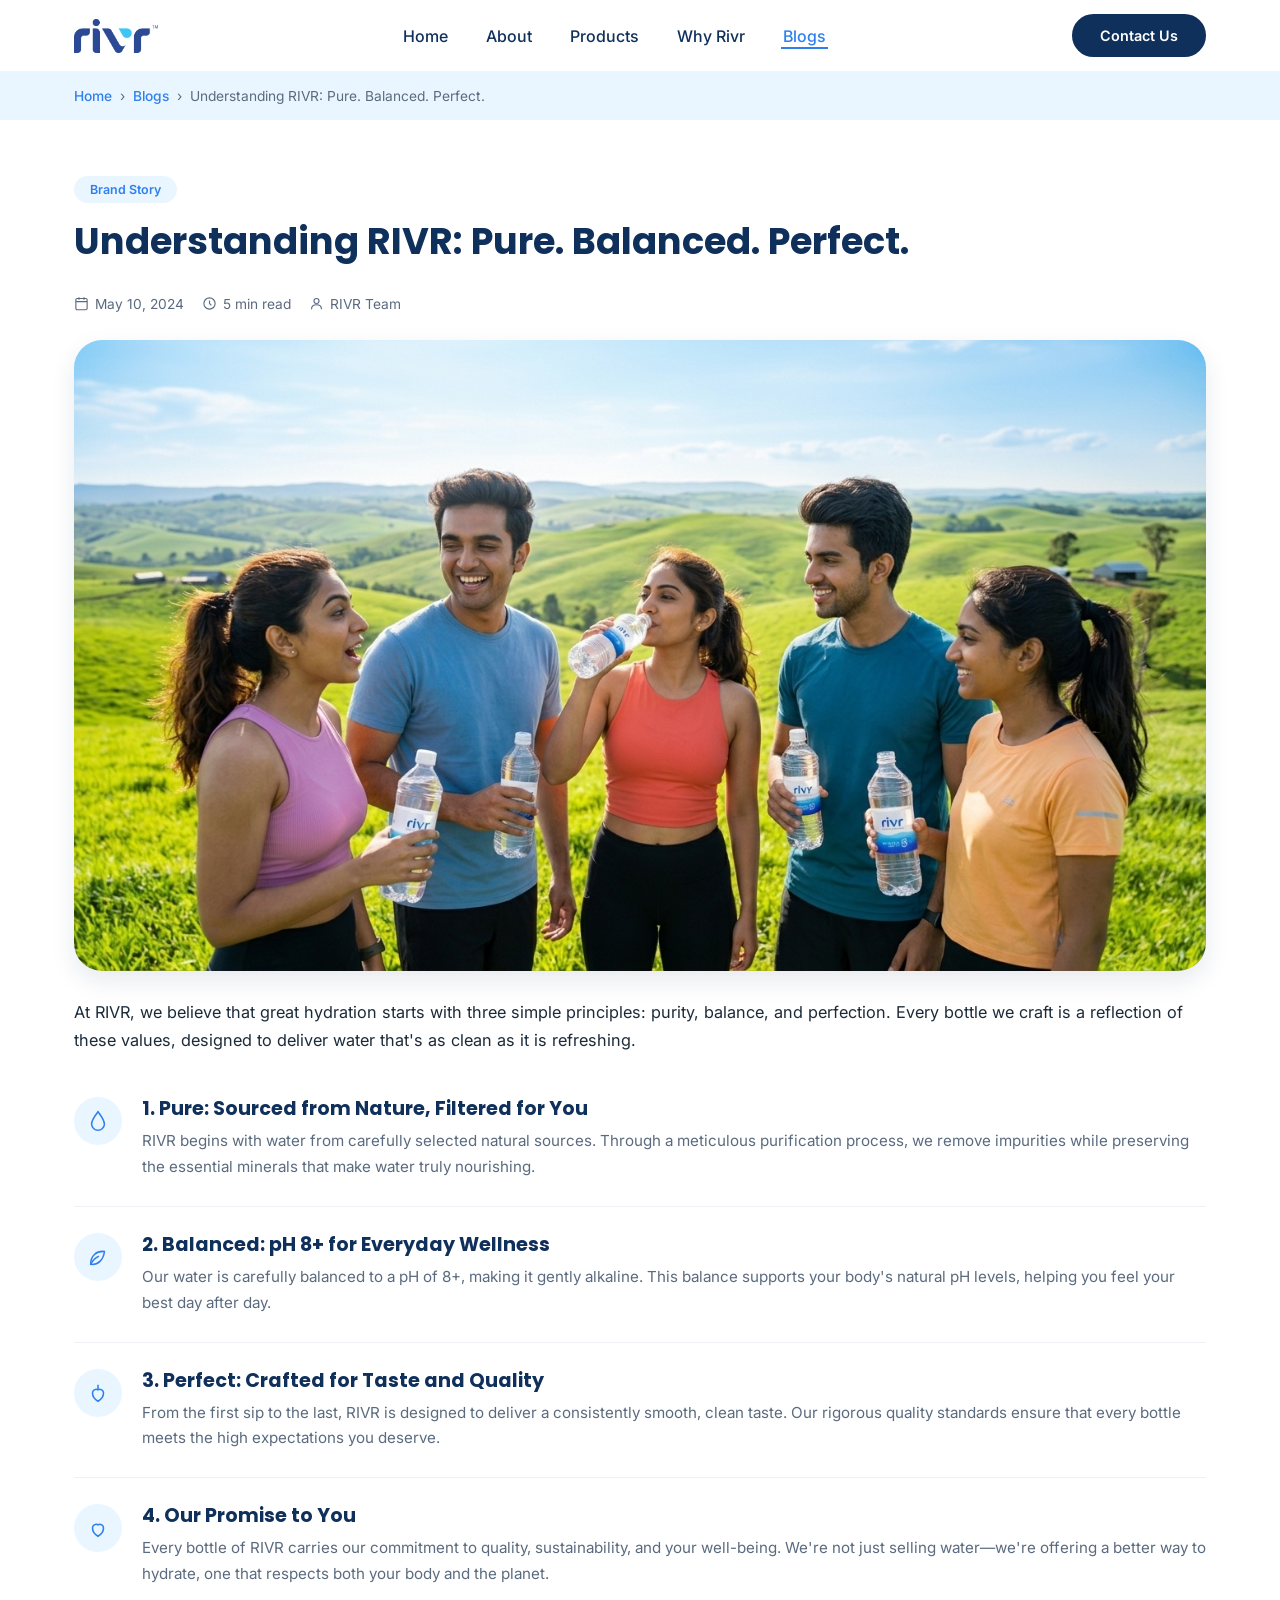
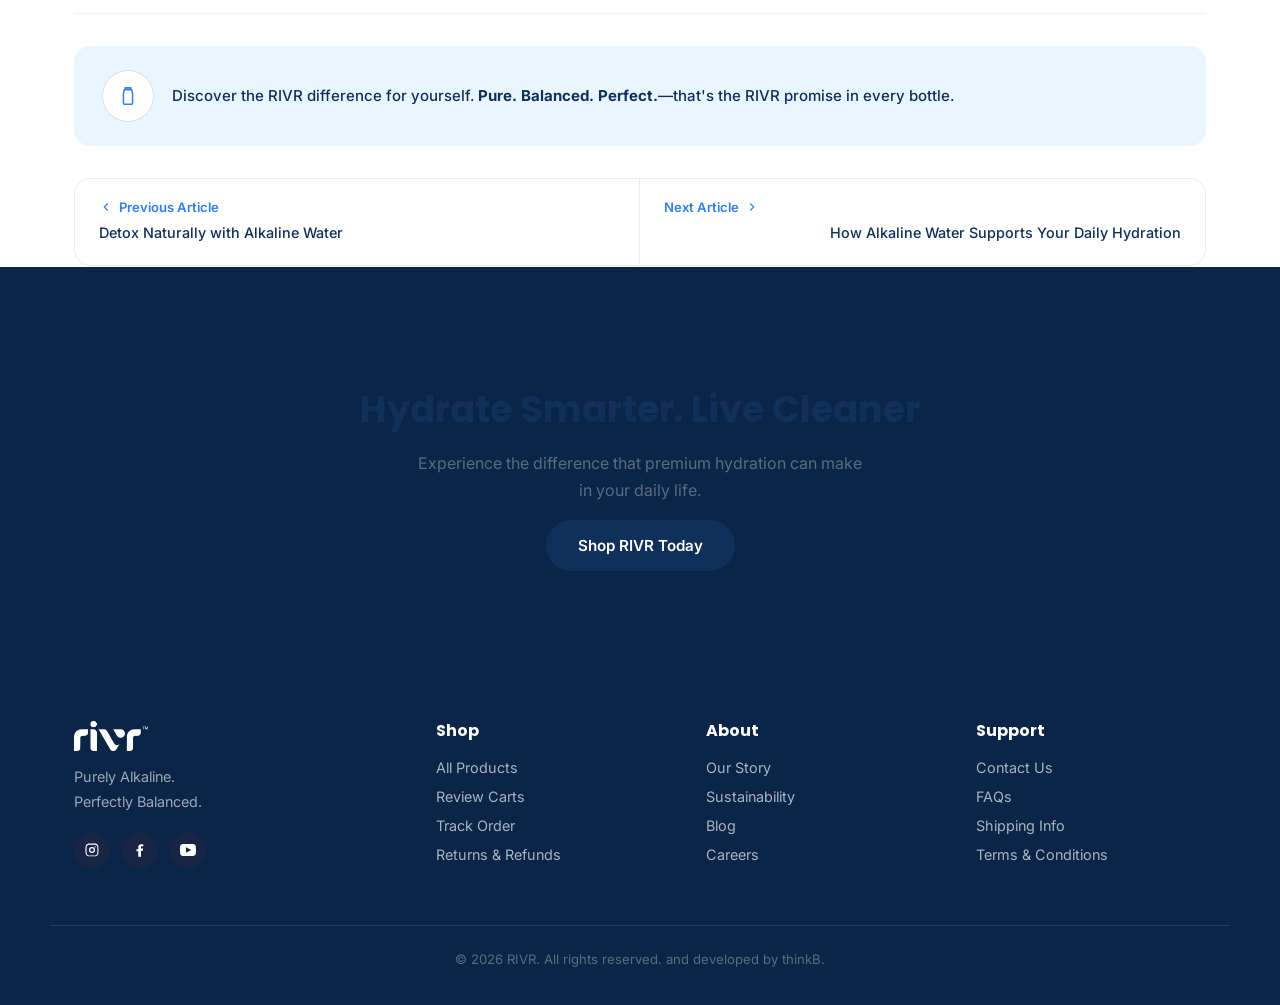
<file: blogs/understanding-rivr-pure-balanced-perfect.html>
<!DOCTYPE html>
<html lang="en">
<head>
<meta charset="UTF-8">
<meta name="viewport" content="width=device-width, initial-scale=1.0">
<title>Understanding RIVR: Pure. Balanced. Perfect. — RIVR Blog</title>
<link rel="preconnect" href="https://fonts.googleapis.com">
<link href="https://fonts.googleapis.com/css2?family=Poppins:wght@400;500;600;700;800&family=Inter:wght@400;500;600&display=swap" rel="stylesheet">
<link rel="stylesheet" href="../css/style.css">

</head>
<body>

<!-- ===== NAVBAR ===== -->
<header class="navbar" id="navbar">
  <div class="container nav-inner">
    <a href="../index.html" class="logo">
      <img src="../images/Logo.png" alt="RIVR logo">
    </a>
    <nav class="nav-links" id="navLinks">
      <a href="../index.html" class="nav-link">Home</a>
      <a href="../about-us.html" class="nav-link">About</a>
      <a href="../products.html" class="nav-link">Products</a>
      <a href="../why-rivr.html" class="nav-link">Why Rivr</a>
      <a href="../blogs.html" class="nav-link active">Blogs</a>
    </nav>

    <a href="../contact.html" class="btn btn-primary nav-cta">Contact Us</a>

    <button class="menu-toggle" id="menuToggle" aria-label="Toggle menu">
      <span></span><span></span><span></span>
    </button>
  </div>
</header>

<div class="breadcrumb">
  <div class="container">
    <a href="#">Home</a><span class="sep">&rsaquo;</span>
    <a href="#">Blogs</a><span class="sep">&rsaquo;</span>
    <span class="current">Understanding RIVR: Pure. Balanced. Perfect.</span>
  </div>
</div>

<section class="blog-detail">
  <div class="container detail-grid">

    <article class="reveal" data-reveal="left">
      <span class="tag">Brand Story</span>
      <div class="article-head">
        <h1>Understanding RIVR: Pure. Balanced. Perfect.</h1>
 
      </div>

      <div class="article-meta">
        <span><svg viewBox="0 0 24 24"><rect x="3" y="4" width="18" height="18" rx="2"/><path d="M3 9h18M8 2v4M16 2v4"/></svg> May 10, 2024</span>
        <span><svg viewBox="0 0 24 24"><circle cx="12" cy="12" r="9"/><path d="M12 7v5l3 3"/></svg> 5 min read</span>
        <span><svg viewBox="0 0 24 24"><circle cx="12" cy="8" r="4"/><path d="M4 21c0-4.4 3.6-7 8-7s8 2.6 8 7"/></svg> RIVR Team</span>
      </div>

      <div class="featured-img">
        <img src="../images/blog6.png" alt="Glass of water on a table with mountain view">
      </div>

      <div class="article-body">
        <p class="intro">At RIVR, we believe that great hydration starts with three simple principles: purity, balance, and perfection. Every bottle we craft is a reflection of these values, designed to deliver water that's as clean as it is refreshing.</p>

        <div class="article-section">
          <span class="sec-icon"><svg viewBox="0 0 24 24"><path d="M12 2c-3 4-7 9-7 13.5A7 7 0 0 0 12 22a7 7 0 0 0 7-6.5C19 11 15 6 12 2Z"/></svg></span>
          <div>
            <h3>1. Pure: Sourced from Nature, Filtered for You</h3>
            <p>RIVR begins with water from carefully selected natural sources. Through a meticulous purification process, we remove impurities while preserving the essential minerals that make water truly nourishing.</p>
          </div>
        </div>

        <div class="article-section">
          <span class="sec-icon"><svg viewBox="0 0 24 24"><path d="M4 20c8 1 14-5 15-14-9-1-15 5-15 14Z"/><path d="M4 20c2-4 5-7 9-9"/></svg></span>
          <div>
            <h3>2. Balanced: pH 8+ for Everyday Wellness</h3>
            <p>Our water is carefully balanced to a pH of 8+, making it gently alkaline. This balance supports your body's natural pH levels, helping you feel your best day after day.</p>
          </div>
        </div>

        <div class="article-section">
          <span class="sec-icon"><svg viewBox="0 0 24 24"><path d="M12 21s-6-3.6-6-9a4 4 0 0 1 6-3.5A4 4 0 0 1 18 12c0 5.4-6 9-6 9Z"/><path d="M12 8V3"/></svg></span>
          <div>
            <h3>3. Perfect: Crafted for Taste and Quality</h3>
            <p>From the first sip to the last, RIVR is designed to deliver a consistently smooth, clean taste. Our rigorous quality standards ensure that every bottle meets the high expectations you deserve.</p>
          </div>
        </div>

        <div class="article-section">
          <span class="sec-icon"><svg viewBox="0 0 24 24"><path d="M12 21s-6-3.6-6-9a4 4 0 0 1 6-3.5A4 4 0 0 1 18 12c0 5.4-6 9-6 9Z"/></svg></span>
          <div>
            <h3>4. Our Promise to You</h3>
            <p>Every bottle of RIVR carries our commitment to quality, sustainability, and your well-being. We're not just selling water—we're offering a better way to hydrate, one that respects both your body and the planet.</p>
          </div>
        </div>

        <div class="highlight-box">
          <span class="highlight-icon"><svg viewBox="0 0 24 24"><path d="M9 3h6v2H9z"/><path d="M8 5h8l1 4v11a1 1 0 0 1-1 1H8a1 1 0 0 1-1-1V9l1-4Z"/></svg></span>
          <p>Discover the RIVR difference for yourself. <strong>Pure. Balanced. Perfect.</strong>—that's the RIVR promise in every bottle.</p>
        </div>
      </div>

      <div class="article-nav">
        <a href="/blogs/detox-naturally-alkaline-water.html" class="prev">
          <div class="nav-label"><svg viewBox="0 0 24 24"><path d="M15 18l-6-6 6-6"/></svg> Previous Article</div>
          <p>Detox Naturally with Alkaline Water</p>
        </a>
        <a href="/blogs/alkaline-water-supports-daily-hydration.html" class="next">
          <div class="nav-label">Next Article <svg viewBox="0 0 24 24"><path d="M9 6l6 6-6 6"/></svg></div>
          <p>How Alkaline Water Supports Your Daily Hydration</p>
        </a>
      </div>
    </article>
  </div>
</section>

<!-- ===== CTA ===== -->
<section class="cta">
  <video class="cta-video" autoplay muted loop playsinline aria-hidden="true">
    <source src="../images/Rivr-waves-bg2.mp4" type="video/mp4">
  </video>
  <div class="container cta-inner reveal" data-reveal="up">
    <h2>Hydrate Smarter. Live Cleaner</h2>
    <p>Experience the difference that premium hydration can make in your daily life.</p>
    <a href="../products.html" class="btn btn-primary">Shop RIVR Today</a>
  </div>
</section>

<!-- ===== FOOTER ===== -->
<footer class="footer" id="contact">
  <div class="container footer-inner">
    <div class="footer-brand">
      <img src="../images/logo-white.png" alt="RIVR logo">
      <p>Purely Alkaline.<br>Perfectly Balanced.</p>
      <div class="social-icons">
        <a href="#" class="social-icon" aria-label="Instagram"><svg viewBox="0 0 24 24"><path d="M12 2.2c2.7 0 3 0 4.1.06 1.1.05 1.8.22 2.4.46.6.24 1.1.56 1.6 1.06.5.5.82 1 1.06 1.6.24.6.4 1.3.46 2.4.06 1.1.06 1.4.06 4.1s0 3-.06 4.1c-.05 1.1-.22 1.8-.46 2.4a4.3 4.3 0 0 1-1.06 1.6 4.3 4.3 0 0 1-1.6 1.06c-.6.24-1.3.4-2.4.46-1.1.06-1.4.06-4.1.06s-3 0-4.1-.06c-1.1-.05-1.8-.22-2.4-.46a4.3 4.3 0 0 1-1.6-1.06 4.3 4.3 0 0 1-1.06-1.6c-.24-.6-.4-1.3-.46-2.4C2.2 15 2.2 14.7 2.2 12s0-3 .06-4.1c.05-1.1.22-1.8.46-2.4.24-.6.56-1.1 1.06-1.6a4.3 4.3 0 0 1 1.6-1.06c.6-.24 1.3-.4 2.4-.46C9 2.2 9.3 2.2 12 2.2zm0 1.8c-2.65 0-2.96 0-4 .06-.96.04-1.48.2-1.83.34-.46.18-.79.4-1.13.75-.35.34-.57.67-.75 1.13-.14.35-.3.87-.34 1.83-.05 1.04-.06 1.35-.06 4s0 2.96.06 4c.04.96.2 1.48.34 1.83.18.46.4.79.75 1.13.34.35.67.57 1.13.75.35.14.87.3 1.83.34 1.04.05 1.35.06 4 .06s2.96 0 4-.06c.96-.04 1.48-.2 1.83-.34.46-.18.79-.4 1.13-.75.35-.34.57-.67.75-1.13.14-.35.3-.87.34-1.83.05-1.04.06-1.35.06-4s0-2.96-.06-4c-.04-.96-.2-1.48-.34-1.83a2.9 2.9 0 0 0-.75-1.13 2.9 2.9 0 0 0-1.13-.75c-.35-.14-.87-.3-1.83-.34-1.04-.05-1.35-.06-4-.06zm0 3.5a4.5 4.5 0 1 1 0 9 4.5 4.5 0 0 1 0-9zm0 1.8a2.7 2.7 0 1 0 0 5.4 2.7 2.7 0 0 0 0-5.4zm5.7-2a1.05 1.05 0 1 1-2.1 0 1.05 1.05 0 0 1 2.1 0z"/></svg></a>
        <a href="#" class="social-icon" aria-label="Facebook"><svg viewBox="0 0 24 24"><path d="M13.5 21v-8h2.7l.4-3.1h-3.1V8c0-.9.25-1.5 1.55-1.5H17V3.7C16.6 3.65 15.4 3.5 14 3.5c-2.7 0-4.6 1.65-4.6 4.7v2.7H6.7V14H9.4v8h4.1z"/></svg></a>
        <a href="#" class="social-icon" aria-label="Youtube"><svg viewBox="0 0 24 24"><path d="M19.615 3.184c-3.604-.246-11.631-.245-15.23 0-3.897.266-4.356 2.62-4.385 8.816.029 6.185.484 8.549 4.385 8.816 3.6.245 11.626.246 15.23 0 3.897-.266 4.356-2.62 4.385-8.816-.029-6.185-.484-8.549-4.385-8.816zm-10.615 12.816v-8l8 3.993-8 4z"/></svg></a>
      </div>
    </div>

    <div class="footer-col">
      <h4>Shop</h4>
      <a href="../products.html">All Products</a>
      <a href="../review-carts.html">Review Carts</a>
      <a href="../track-order.html">Track Order</a>
      <a href="../returns-refunds.html">Returns &amp; Refunds</a>
    </div>

    <div class="footer-col">
      <h4>About</h4>
      <a href="../about-us.html">Our Story</a>
      <a href="../sustainability.html">Sustainability</a>
      <a href="../blog.html">Blog</a>
      <a href="../careers.html">Careers</a>
    </div>

    <div class="footer-col">
      <h4>Support</h4>
      <a href="../contact.html">Contact Us</a>
      <a href="../faq.html">FAQs</a>
      <a href="../shipping-info.html">Shipping Info</a>
      <a href="../terms-conditions.html">Terms &amp; Conditions</a>
    </div>
  </div>

  <div class="footer-bottom">
    <p>&copy; <span id="year"></span> RIVR. All rights reserved. and developed by thinkB.</p>
  </div>
</footer>

<button id="backToTop" aria-label="Back to top">&#8593;</button>

<script src="../js/script.js"></script>


</body>
</html>
</file>
<file: css/style.css>
/* =========================================================
   RIVR — Alkaline Water Website
   ========================================================= */

:root{
  --navy: #10305c;
  --navy-deep: #0a2547;
  --blue: #2f80ed;
  --blue-light: #6fb3f2;
  --sky: #eaf6ff;
  --sky-2: #dcefff;
  --ink: #1c2b3a;
  --muted: #5b6b7f;
  --white: #ffffff;
  --wave-1: #bfe3ff;
  --wave-2: #5aa8ec;
  --wave-3: #1c6fd1;
  --wave-4: #0b3d7a;

  --radius-sm: 10px;
  --radius-md: 16px;
  --radius-lg: 28px;

  --shadow: 0 20px 45px rgba(16, 48, 92, 0.14);
  --shadow-sm: 0 10px 24px rgba(16, 48, 92, 0.10);

  --container: 1180px;
  --ease: cubic-bezier(.22, .8, .32, 1);
}

*, *::before, *::after{ box-sizing: border-box; }

html{ scroll-behavior: smooth; }

body{
  margin: 0;
  font-family: 'Inter', sans-serif;
  color: var(--ink);
  background: var(--white);
  overflow-x: hidden;
}

h1, h2, h3, h4{
  font-family: 'Poppins', sans-serif;
  color: var(--navy);
  margin: 0 0 .5em;
  line-height: 1.2;
}

p{ margin: 0 0 1em; color: var(--muted); line-height: 1.7; }

a{ text-decoration: none; color: inherit; }

img{ max-width: 100%; display: block; }

ul{ list-style: none; margin: 0; padding: 0; }

.container{
  width: 100%;
  max-width: var(--container);
  margin: 0 auto;
  padding: 0 24px;
}

/* ---------- Buttons ---------- */
.btn{
  display: inline-flex;
  align-items: center;
  justify-content: center;
  padding: 14px 30px;
  border-radius: 40px;
  font-weight: 600;
  font-size: .95rem;
  border: 2px solid transparent;
  cursor: pointer;
  white-space: nowrap;
}
.btn-primary{
  background: var(--navy);
  color: var(--white);
  border-color: var(--navy);
}
.btn-primary:hover{
  background: var(--white);
  color: var(--navy);
  transition: all .3s ease;
}
.btn-outline{
  background: transparent;
  border-color: var(--navy);
  color: var(--navy);
}
.btn-outline:hover{
  background: var(--navy);
  color: var(--white);
}
.btn-outline-home-banner{
  background: transparent;
  border-color:#fff;
  color: #fff;
}
.btn-outline-home-banner:hover{
  background: var(--navy);
  color: var(--white);
  border-color:#0a2547;
  transition: all .3s ease;

}
.btn-block{ width: 100%; }

/* =========================================================
   NAVBAR
   ========================================================= */
.navbar{
  position: sticky;
  top: 0;
  z-index: 1000;
  background: rgba(255,255,255,.85);
  backdrop-filter: blur(10px);
  border-bottom: 1px solid rgba(16,48,92,.06);
  transition: box-shadow .3s ease, background-color .3s ease;
}
.navbar.scrolled{
  box-shadow: 0 8px 24px rgba(16,48,92,.08);
  background: rgba(255,255,255,.96);
}
.nav-inner{
  display: flex;
  align-items: center;
  justify-content: space-between;
  padding-top: 14px;
  padding-bottom: 14px;
  gap: 20px;
}
.logo img{ height: 34px; width: auto; }

.nav-links{
  display: flex;
  gap: 34px;
  margin: 0 auto;
}
.nav-link{
  position: relative;
  font-weight: 500;
  color: var(--navy);
  padding: 1px 2px;
}
.nav-link::after{
  content: "";
  position: absolute;
  left: 0; bottom: -2px;
  width: 0;
  height: 2px;
  background: var(--blue);
  transition: width .3s var(--ease);
}
.nav-link:hover::after,
.nav-link.active::after{ width: 100%; }
.nav-link.active{ color: var(--blue); }

.nav-cta{ padding: 11px 26px; font-size: .9rem; }

.menu-toggle{
  display: none;
  flex-direction: column;
  gap: 5px;
  background: none;
  border: none;
  cursor: pointer;
  padding: 6px;
}
.menu-toggle span{
  width: 24px; height: 2px;
  background: var(--navy);
  border-radius: 2px;
  transition: transform .3s ease, opacity .3s ease;
}
.menu-toggle.open span:nth-child(1){ transform: translateY(7px) rotate(45deg); }
.menu-toggle.open span:nth-child(2){ opacity: 0; }
.menu-toggle.open span:nth-child(3){ transform: translateY(-7px) rotate(-45deg); }

/* =========================================================
   HERO
   ========================================================= */
.hero{
  position: relative;
  background: linear-gradient(135deg, rgba(9, 26, 45, 0.75), rgba(12, 30, 50, 0.9));
  padding-top: 175px;
  overflow: hidden;
}
.hero-inner{
  position: relative;
  z-index: 3;
  display: grid;
  grid-template-columns: 1.05fr .95fr;
  gap: 30px;
  min-height: 560px;
}
.hero-copy h1{
  font-size: clamp(2.2rem, 4.6vw, 3.4rem);
  font-weight: 700;
  color: #fff;
}
.hero-sub{
  font-size: 1.1rem;
  color:#fff;
  opacity: .8;
  margin-bottom: 1.6em;
}
.highlight{ color: var(--blue); font-weight: 600; }
.hero-actions{ display: flex; gap: 16px; flex-wrap: wrap; }

.hero-media{
  position: relative;
  display: flex;
  justify-content: center;
}
.hero-bottle{
  width: min(70%, 380px);
  filter: drop-shadow(0 40px 40px rgba(11,61,122,.28));
  animation: float 5s ease-in-out infinite;
}
@keyframes float{
  0%, 100%{ transform: translateY(0); }
  50%{ transform: translateY(-16px); }
}
.droplet{
  position: absolute;
  border-radius: 50%;
  background: radial-gradient(circle at 30% 30%, #fff, var(--blue-light) 60%, transparent 100%);
  opacity: .8;
  animation: drop 3.4s ease-in-out infinite;
}
.d1{ width: 14px; height: 14px; top: 18%; left: 12%; animation-delay: 0s; }
.d2{ width: 10px; height: 10px; top: 65%; right: 10%; animation-delay: .8s; }
.d3{ width: 8px; height: 8px; top: 40%; right: 22%; animation-delay: 1.6s; }
.d4{ width: 12px; height: 12px; bottom: 12%; left: 22%; animation-delay: 2.2s; }
@keyframes drop{
  0%, 100%{ transform: translateY(0); opacity: .5; }
  50%{ transform: translateY(-14px); opacity: 1; }
}

.hero-waves{
  position: absolute;
  inset: 0;
  z-index: 1;
  pointer-events: none;
}
.wave{
  position: absolute;
  bottom: 0; left: 0;
  width: 100%;
  height: 55%;
}
.wave-1 path{ fill: var(--wave-2); opacity: .35; }
.wave-2 path{ fill: var(--wave-3); opacity: .55; }
.wave-3 path{ fill: var(--wave-4); opacity: .95; }
.wave-1{ animation: waveShift 12s ease-in-out infinite; }
.wave-2{ animation: waveShift 9s ease-in-out infinite reverse; }
.wave-3{ animation: waveShift 15s ease-in-out infinite; }
@keyframes waveShift{
  0%, 100%{ transform: translateX(0); }
  50%{ transform: translateX(-3%); }
}
.hero-ripple, .ripple-layer{
  position: absolute; 
  inset: 0;
  z-index: 1;
  width: 100%;
  height: 100%;
  display: block;
  pointer-events: none;
}
/* =========================================================
   ABOUT
   ========================================================= */
  .about.reference-about { background:var(--white); padding:100px 0 ; }
  .reference-about .about-inner { display:grid; grid-template-columns:minmax(0, .95fr) minmax(0, 1.05fr); gap:76px; align-items:center; }
  .reference-about .about-media { position:relative; min-height:390px; }
  .reference-about .about-media img { width:76%; height:330px; object-fit:cover; border-radius:22px; display:block; box-shadow:0 14px 35px rgba(16, 48, 92, 0.14); }
  .reference-about .about-media::after { content:""; position:absolute; right:0; bottom:0; width:58%; height:205px; background:url('../images/blog4.png') center/cover; border:10px solid var(--white); border-radius:22px; box-shadow:0 14px 35px rgba(16, 48, 92, 0.14); }
  .reference-about .about-copy { max-width:620px; }
  .reference-about .about-copy h2 { margin:8px 0 20px; color:var(--navy); font-size:clamp(2rem,4vw,3.3rem); line-height:1.08; font-weight:700; }
  .reference-about .about-copy h2::before { content:'OUR STORY'; display:block; margin-bottom:5px; color:var(--blue); font-size:.72rem; letter-spacing:.18em; font-weight:800; }
  .reference-about .about-copy h2 em { font-family:Georgia,serif; font-weight:400; }
  .reference-about .about-copy > p { color:var(--muted); line-height:1.75; margin:0 0 20px; }
  .reference-about .feature-icons { display:grid; grid-template-columns:1fr 1fr; gap:13px 25px; margin:20px 0 20px; }
  .reference-about .feature-icon { display:flex; align-items:center; gap:10px; }
  .reference-about .feature-icon .icon-circle { width:23px; height:23px; flex:0 0 23px; border-radius:50%; display:grid; place-items:center; }
  .reference-about .feature-icon .icon-circle svg { width:25px; height:25px; fill:none; stroke:var(--blue); stroke-width:2.5; }
  .reference-about .feature-icon p { margin:0; color:var(--ink); font-size:.82rem; font-weight:600; line-height:1.25; }
  .reference-about .about-cta { display:inline-flex; align-items:center; gap:9px; padding:14px 25px; border-radius:30px; text-decoration:none; margin-top:16px; }
  @media (max-width:760px) { .reference-about .about-inner{grid-template-columns:1fr;gap:35px}.reference-about .about-media{min-height:320px}.reference-about .about-media img{height:270px}.reference-about .feature-icons{gap:12px}.reference-about{padding:65px 0!important} }


  /* =========================================================
   PRODUCTS
   ========================================================= */
.products {
  background-image: url("images/water-bg.jpg"); /* fallback if WebGL is unavailable */
  background-size: cover;
  padding: 70px 0;
  position: relative;
  overflow: hidden;
}
.ripple-layer{
  position: absolute;
  inset: 0;
  z-index: 0;
  width: 100%;
  height: 100%;
  display: block;
  pointer-events: none;
}
.products .container{
  position: relative;
  z-index: 1;
}
.section-head{ text-align: center; max-width: 640px; margin: 0 auto 56px; }
.section-head h2{
  font-size: 2.1rem;
  position: relative;
  display: inline-block;
  padding-bottom: 14px;
}
.section-head h2::after{
  content: "";
  position: absolute;
  bottom: 0; left: 50%;
  transform: translateX(-50%);
  width: 56px; height: 3px;
  background: var(--blue);
  border-radius: 2px;
}

.product-grid{
  display: grid;
  grid-template-columns: repeat(3, 1fr);
  gap: 28px;
}
.product-card {
  background: var(--white);
  border-radius: var(--radius-md);
  padding: 24px 24px 28px;
  box-shadow: var(--shadow-sm);
  transition: transform .4s var(--ease),
              box-shadow .4s var(--ease);
}
.product-card:hover {
  transform: translateY(-10px);
  box-shadow: var(--shadow);
}
.product-slider {
  position: relative;
  height: 260px;
  border-radius: var(--radius-sm);
  margin-bottom: 18px;
  overflow: hidden;
  background: var(--sky);
}
.product-slides {
  position: relative;
  width: 100%;
  height: 100%;
}
.product-slide {
  position: absolute;
  inset: 0;
  opacity: 0;
  visibility: hidden;
  transform: translateX(20px);
  transition:
    opacity .5s ease,
    transform .5s ease,
    visibility .5s ease;
}
.product-slide.active {
  opacity: 1;
  visibility: visible;
  transform: translateX(0);
}
.product-slide img {
  width: 100%;
  height: 100%;
  object-fit: cover;

  transition: transform .6s var(--ease);
}
.product-card:hover .product-slide.active img {
  transform: scale(1.04);
}
.slider-arrow {
  position: absolute;
  top: 50%;
  transform: translateY(-50%);
  width: 38px;
  height: 38px;
  border: none;
  border-radius: 50%;
  background: rgba(0, 0, 0, 0.30);
  color: #fff;
  font-size: 22px;
  display: flex;
  align-items: center;
  justify-content: center;
  cursor: pointer;
  z-index: 10;
  transition:
    background .3s ease,
    transform .3s ease;
}
.prev-arrow {
  left: 12px;
}
.next-arrow {
  right: 12px;
}
.slider-arrow:hover {
  background: rgba(0, 0, 0, 0.55);
  transform: translateY(-50%) scale(1.08);
}
.slider-dots {
  position: absolute;
  bottom: 10px;
  left: 50%;
  transform: translateX(-50%);
  display: flex;
  align-items: center;
  gap: 5px;
  z-index: 10;
}
.slider-dot {
  width: 7px;
  height: 7px;
  padding: 0;
  border: none;
  border-radius: 50%;
  background: #ffffff;
  cursor: pointer;
  transition:
    width .3s ease,
    background .3s ease,
    border-radius .3s ease;
}
.slider-dot.active {
  width: 18px;
  border-radius: 10px;
  background: #1769e0;
}
.product-card h3 {
  font-size: 1.15rem;
  margin-bottom: 2px;
}
.product-card p {
  font-size: .9rem;
  margin-bottom: 18px;
}
/* =========================================================
   WHY RIVR
   ========================================================= */
.why{ 
  padding: 100px 0;
 }
.why-grid{
  display: grid;
  grid-template-columns: repeat(4, 1fr);
  gap: 24px;
}
.why-card{
  border: 1px solid #e6edf5;
  border-radius: var(--radius-md);
  padding: 34px 24px;
  transition: transform .35s var(--ease), box-shadow .35s var(--ease), border-color .3s;
}
.why-card:hover{
  transform: translateY(-8px);
  border-color: transparent;
}
.icon-square{
  display: inline-flex;
  align-items: center;
  justify-content: center;
  width: 54px; height: 54px;
  border-radius: 14px;
  background: var(--sky);
  margin-bottom: 20px;
}
.icon-square svg{
  width: 26px; height: 26px;
  fill: none;
  stroke: var(--blue);
  stroke-width: 1.7;
  stroke-linecap: round;
  stroke-linejoin: round;
}
.why-card h3{ font-size: 1.08rem; margin-bottom: 8px; }
.why-card p{ font-size: .9rem; margin: 0; }

/* =========================================================
   LIFESTYLE
   ========================================================= */
.lifestyle{
  position: relative;
  min-height: 480px;
  display: flex;
  align-items: center;
  overflow: hidden;
}
.lifestyle-bg{
  position: absolute; inset: 0;
  background-size: cover;
  background-position: center;
  transform: scale(1.05);
  will-change: transform;
}
.lifestyle-overlay{
  position: absolute; inset: 0;
  background-image:url('../images/why-bg.jpg');
  background-size: cover;
  background-position: center;
}
.lifestyle-inner{
  position: relative;
  z-index: 2;
  display: grid;
  grid-template-columns: 1.1fr .9fr;
  align-items: center;
  gap: 30px;
  padding: 90px 24px;
}
.lifestyle-copy h2{
  color: var(--white);
  font-size: clamp(1.9rem, 3.6vw, 2.6rem);
}
.lifestyle-copy p{
  color: rgba(255,255,255,.78);
  max-width: 42ch;
}

/* =========================================================
   TESTIMONIALS
   ========================================================= */

.testimonials {
  background: var(--sky);
  padding: 100px 0;
}

.testimonial-carousel {
  position: relative;
  max-width: 1100px;
  margin: 0 auto;
  display: flex;
  align-items: center;
  gap: 20px;
}

.carousel-track {
  position: relative;
  flex: 1;
  overflow: hidden;
  min-height: 280px;
}

.testimonial-group {
  display: grid;
  grid-template-columns: repeat(3, 1fr);
  gap: 20px;

  position: absolute;
  inset: 0;

  opacity: 0;
  transform: translateX(60px);

  pointer-events: none;

  transition:
    opacity 1s ease,
    transform 1s cubic-bezier(0.22, 1, 0.36, 1);
}

.testimonial-group.active {
  opacity: 1;
  transform: translateX(0);

  pointer-events: auto;
  position: relative;
}

.testimonial-card {
  background: var(--white);
  border-radius: var(--radius-md);
  padding: 35px 28px 28px;
  box-shadow: var(--shadow-sm);
  min-height: 250px;
  display: flex;
  flex-direction: column;
  justify-content: space-between;
}

.quote-mark {
  font-family: 'Poppins', sans-serif;
  font-size: 3rem;
  color: var(--blue);
  line-height: 0.6;
  display: block;
  margin-bottom: 15px;
}

.testimonial-card p {
  font-size: 1rem;
  line-height: 1.7;
  color: var(--ink);
  margin: 0;
}

.testimonial-author {
  display: flex;
  align-items: center;
  gap: 12px;
  margin-top: 25px;
}

.testimonial-author img {
  width: 44px;
  height: 44px;
  border-radius: 50%;
  object-fit: cover;
}

.testimonial-author h4 {
  margin: 0;
  font-size: 0.98rem;
}

.testimonial-author span {
  font-size: 0.82rem;
  color: var(--muted);
}

/* Arrows */

.carousel-arrow {
  width: 42px;
  height: 42px;
  border-radius: 50%;
  border: 1px solid #d7e3ef;
  background: var(--white);
  color: var(--navy);
  cursor: pointer;
  flex-shrink: 0;

  display: flex;
  align-items: center;
  justify-content: center;

  transition:
    background-color 0.3s,
    color 0.3s,
    transform 0.3s;
}

.carousel-arrow:hover {
  background: var(--navy);
  color: var(--white);
  transform: scale(1.06);
}

/* Dots */

.carousel-dots {
  display: flex;
  justify-content: center;
  gap: 8px;
  margin-top: 26px;
}

.dot {
  width: 8px;
  height: 8px;
  border-radius: 50%;
  background: #c6d6e6;
  cursor: pointer;
  transition:
    background-color 0.3s,
    transform 0.3s;
}

.dot.active {
  background: var(--navy);
  transform: scale(1.3);
}


/* =========================================================
   TABLET
   ========================================================= */

@media (max-width: 900px) {

  .testimonial-carousel {
    max-width: 750px;
  }

  .testimonial-group {
    gap: 15px;
  }

  .testimonial-card {
    padding: 28px 22px;
  }
  .testimonial-card p {
    font-size: 0.92rem;
  }
}
/* =========================================================
   MOBILE
   ========================================================= */

@media (max-width: 650px) {

  .testimonial-carousel {
    gap: 8px;
  }

  .testimonial-group {
    grid-template-columns: 1fr;
  }

  .testimonial-card {
    min-height: 220px;
    padding: 30px 25px;
  }

  /* Only show the first card of each group on mobile */
  .testimonial-group .testimonial-card:not(:first-child) {
    display: none;
  }

  .carousel-arrow {
    width: 36px;
    height: 36px;
  }

}
/* =========================================================
   CTA
   ========================================================= */
.cta{
  position: relative;
  padding: 120px 0 80px;
  background: var(--navy-deep);
  background-size: cover;
  background-position: center;
  text-align: center;
  overflow: hidden;
}
.cta video{
  position: absolute;
  inset: 0;
  width: 100%;
  height: 100%;
  object-fit: cover;
  z-index: 0;
  pointer-events: none;
}
.cta::before{
  content: '';
  position: absolute;
  inset: 0;
  z-index: 1;
}
.cta-inner{
  position: relative;
  z-index: 2;
}
.cta-inner h2{ font-size: clamp(1.7rem, 3.4vw, 2.3rem); }
.cta-inner p{ max-width: 46ch; margin-left: auto; margin-right: auto; }

/* =========================================================
   FOOTER
   ========================================================= */
.footer{ background: #0a2547; color: rgba(255,255,255,.75); padding-top: 70px; }
.footer-inner{
  display: grid;
  grid-template-columns: 1.4fr 1fr 1fr 1fr;
  gap: 40px;
  padding-bottom: 50px;
  border-bottom: 1px solid rgba(255,255,255,.1);
}
.footer-brand img{ height: 30px; margin-bottom: 14px; }
.footer-brand p{ color: rgba(255,255,255,.6); font-size: .9rem; margin-bottom: 18px; }
.social-icons{ display: flex; gap: 12px; }
.social-icons a{
  width: 36px; height: 36px;
  border-radius: 50%;
  background: rgba(189, 45, 45, 0.08);
  display: flex;
  align-items: center;
  justify-content: center;
  transition: background-color .3s, transform .3s;
}
.social-icons svg{ width: 16px; height: 16px; fill: var(--white); }
.social-icons a:hover{ background: rgba(255, 253, 253, 0.2); transform: translateY(-3px); }

.footer-col h4{ color: var(--white); font-size: 1rem; margin-bottom: 18px; }
.footer-col a{
  display: block;
  color: rgba(255,255,255,.65);
  font-size: .9rem;
  margin-bottom: 12px;
  transition: color .3s, transform .3s;
}
.footer-col a:hover{ color: var(--white); transform: translateX(4px); }

.footer-bottom{
  text-align: center;
  padding: 22px 0;
  font-size: .82rem;
  color: rgba(255,255,255,.45);
}

/* =========================================================
   BACK TO TOP
   ========================================================= */
#backToTop{
  position: fixed;
  right: 26px;
  bottom: 26px;
  width: 46px; height: 46px;
  border-radius: 50%;
  border: none;
  background: var(--navy);
  color: var(--white);
  font-size: 1.1rem;
  cursor: pointer;
  z-index: 999;
  opacity: 0;
  visibility: hidden;
  transform: translateY(10px);
  transition: opacity .3s, transform .3s, visibility .3s, background-color .3s;
  box-shadow: var(--shadow-sm);
}
#backToTop.show{ opacity: 1; visibility: visible; transform: translateY(0); }
#backToTop:hover{ background: var(--blue); }

/* =========================================================
   SCROLL REVEAL ANIMATIONS
   ========================================================= */
.reveal{
  opacity: 0;
  transition: opacity .8s var(--ease), transform .8s var(--ease);
  transition-delay: var(--reveal-delay, 0ms);
}
.reveal[data-reveal="up"]{ transform: translateY(46px); }
.reveal[data-reveal="left"]{ transform: translateX(-46px); }
.reveal[data-reveal="right"]{ transform: translateX(46px); }
.reveal.in-view{
  opacity: 1;
  transform: translate(0, 0);
}

/* =========================================================
   RESPONSIVE
   ========================================================= */
@media (max-width: 980px){
  .hero-inner{ grid-template-columns: 1fr; text-align: center; min-height: auto; padding: 40px 0 60px; }
  .hero-actions{ justify-content: center; }
  .hero-media{ order: -1; }
  .about-inner{ grid-template-columns: 1fr; }
  .about-media img{ aspect-ratio: 16/10; }
  .product-grid{ grid-template-columns: repeat(2, 1fr); }
  .why-grid{ grid-template-columns: repeat(2, 1fr); }
  .lifestyle-inner{ grid-template-columns: 1fr; text-align: center; }
  .lifestyle-copy p{ margin-left: auto; margin-right: auto; }
  .footer-inner{ grid-template-columns: 1fr 1fr; }
}

@media (max-width: 720px){
  .nav-links{
    position: fixed;
    top: 66px; left: 0; right: 0;
    background: var(--white);
    flex-direction: column;
    align-items: center;
    padding: 24px 0;
    gap: 20px;
    box-shadow: var(--shadow-sm);
    transform: translateY(-140%);
    transition: transform .35s var(--ease);
  }
  .nav-links.open{ transform: translateY(0); }
  .nav-cta{ display: none; }
  .menu-toggle{ display: flex; }
  .feature-icons{ grid-template-columns: repeat(2, 1fr); }
  .product-grid{ grid-template-columns: 1fr; }
  .why-grid{ grid-template-columns: 1fr; }
  .footer-inner{ grid-template-columns: 1fr; text-align: center; }
  .social-icons{ justify-content: center; }
  .testimonial-card{ padding: 34px 24px 26px; }
}

@media (prefers-reduced-motion: reduce){
  *{ animation: none !important; transition: none !important; }
}



/* about us page */
/* HERO */
.about-hero{position:relative;background:linear-gradient(180deg,var(--sky) 0%,var(--sky-2) 100%);padding:80px 0 70px;overflow:hidden}
.about-hero-inner{display:grid;grid-template-columns:1fr 1fr;gap:50px;align-items:center}
.about-hero h1{font-size:clamp(2.2rem,4.4vw,3.1rem)}
.about-hero h2.tagline{font-size:clamp(1.3rem,2.4vw,1.7rem);color:var(--navy);font-weight:600;margin-bottom:.6em}
.about-hero p.lead{max-width:44ch;font-size:1.02rem}
.hero-quick-icons{display:flex;align-items:center;gap:22px;margin-top:28px}
.qi{display:flex;flex-direction:column;align-items:center;text-align:center;gap:10px;width:110px}
.qi-circle{width:58px;height:58px;border-radius:50%;border:1.6px solid var(--blue);display:flex;align-items:center;justify-content:center;transition:transform .3s var(--ease),background-color .3s}
.qi-circle svg{width:24px;height:24px;fill:none;stroke:var(--blue);stroke-width:1.6}
.qi:hover .qi-circle{background:var(--blue);transform:translateY(-4px)}
.qi:hover .qi-circle svg{stroke:#fff}
.qi span{font-size:.82rem;font-weight:500;color:var(--navy)}
.divider-v{width:1px;height:52px;background:#cfe0f0}
.hero-media-about img{border-radius:var(--radius-lg);box-shadow:var(--shadow);width:100%;aspect-ratio:4/3;object-fit:cover}

/* ===== FOUNDER ===== */

.founder {
  padding: 100px 0;
}

/* Slider wrapper */
.founder-slider {
  position: relative;
  width: 100%;
}

/* Individual founder slides */
.founder-slide {
  width: 100%;
  opacity: 0;
  visibility: hidden;
  position: absolute;
  top: 0;
  left: 0;
  transform: translateY(12px);
  transition:
    opacity 0.6s ease,
    transform 0.6s ease,
    visibility 0.6s ease;
}

/* First / active founder */
.founder-slide.active {
  position: relative;
  opacity: 1;
  visibility: visible;
  transform: translateY(0);
}


/* ===== EXISTING FOUNDER DESIGN ===== */

.founder-inner {
  display: grid;
  grid-template-columns: .85fr 1.15fr;
  gap: 0;
  background: var(--sky);
  border-radius: var(--radius-lg);
  overflow: hidden;
  box-shadow: var(--shadow-sm);
}

.founder-media img {
  width: 100%;
  height: 100%;
  object-fit: cover;
  display: block;
}

.founder-copy {
  padding: 54px 56px;
}

.eyebrow {
  color: var(--blue);
  font-weight: 600;
  font-size: .85rem;
  letter-spacing: .02em;
}

.founder-copy h3 {
  font-size: 1.9rem;
}

.founder-name {
  font-weight: 700;
  color: var(--navy);
  margin-bottom: 2px;
}

.founder-title {
  font-size: .88rem;
  color: var(--muted);
}


/* ===== SMOOTH CONTENT TRANSITION ===== */

.founder-slide .founder-media,
.founder-slide .founder-copy {
  transition:
    opacity 0.6s ease,
    transform 0.6s ease;
}

.founder-slide:not(.active) .founder-media {
  opacity: 0;
  transform: translateX(-20px);
}

.founder-slide:not(.active) .founder-copy {
  opacity: 0;
  transform: translateX(20px);
}

.founder-slide.active .founder-media {
  opacity: 1;
  transform: translateX(0);
}

.founder-slide.active .founder-copy {
  opacity: 1;
  transform: translateX(0);
}


/* ===== MOBILE ===== */

@media (max-width: 768px) {

  .founder {
    padding: 70px 0;
  }

  .founder-inner {
    grid-template-columns: 1fr;
  }

  .founder-copy {
    padding: 40px 30px;
  }

  .founder-copy h3 {
    font-size: 1.6rem;
  }

  .founder-media img {
    height: auto;
    aspect-ratio: 1 / 1;
  }

}


/* STORY */
.story{padding:0 0 100px}
.story-inner{display:grid;grid-template-columns:1fr 1fr;gap:28px;align-items:stretch}
.story-copy{background:var(--sky);border-radius:var(--radius-lg);padding:50px 46px;display:flex;flex-direction:column;justify-content:center}
.story-copy h3{font-size:1.9rem;padding-bottom:14px;position:relative;display:inline-block;margin-bottom:20px}
.story-copy h3::after{content:"";position:absolute;left:0;bottom:0;width:52px;height:3px;background:var(--blue);border-radius:2px}
.story-media img{border-radius:var(--radius-lg);box-shadow:var(--shadow);width:100%;height:100%;object-fit:cover}

/* PROCESS */
.process{padding:0 0 130px}
.process-track{display:flex;align-items:flex-start;justify-content:space-between;gap:8px;position:relative}
.process-step{display:flex;flex-direction:column;align-items:center;text-align:center;width:150px;position:relative;z-index:2}
.process-circle{width:78px;height:78px;border-radius:50%;border:1.6px solid var(--blue);display:flex;align-items:center;justify-content:center;margin-bottom:16px;background:var(--white);transition:transform .3s var(--ease),background-color .3s}
.process-circle svg{width:30px;height:30px;fill:none;stroke:var(--blue);stroke-width:1.6}
.process-circle span.num{font-family:'Poppins',sans-serif;font-weight:700;color:var(--blue);font-size:1.3rem}
.process-step:hover .process-circle{background:var(--blue);transform:translateY(-4px)}
.process-step:hover .process-circle svg{stroke:#fff}
.process-step:hover .process-circle span.num{color:#fff}
.process-step h5{font-size:.95rem;color:var(--navy);margin-bottom:6px}
.process-step p{font-size:.8rem;margin:0}
.process-line{position:absolute;top:39px;left:75px;right:75px;height:0;border-top:2px dashed #a9cdf2;z-index:1}
 


.qt-section {
  max-width: 1200px;
  margin: 0 auto;
  padding: 40px 20px;
  text-align: center;
}
 
.qt-heading {
  font-size: 40px;
  font-weight: 500;
  color: #1a1a1a;
  margin: 0 0 12px;
}
 
.qt-subheading {
  font-size: 16px;
  color: #333;
  margin: 0 0 30px;
}
 
/* ---------- Card ---------- */
 
.qt-card {
  position: relative;
  width: 100%;
  aspect-ratio: 16 / 9;
  border-radius: 24px;
  overflow: hidden;
  background: #0a1a1f;
  box-shadow: 0 20px 40px rgba(0,0,0,0.15);
}
 
/* ---------- Slides (each is a full image + overlay + hidden text) ---------- */
 
.qt-slide {
  position: absolute;
  inset: 0;
  opacity: 0;
  z-index: 1;
  transition: opacity 0.6s ease-in-out;
  pointer-events: none;
}
 
.qt-slide.active {
  opacity: 1;
  z-index: 2;
  pointer-events: auto;
}
 
.qt-bg-img {
  position: absolute;
  inset: 0;
  width: 100%;
  height: 100%;
  object-fit: cover;
  display: block;
}
 
/* Dark overlay so text/bottle stay readable over any photo */
.qt-overlay {
  position: absolute;
  inset: 0;
}
 
/* The title/desc live inside each slide in the HTML but are NOT shown here directly —
   JS copies their text into the visible .qt-textbox in the footer.
   We hide them so they don't render twice. */
.qt-slide-text {
  display: none;
}
 
/* Decorative angled "facet" lines, mimicking the glass-shard look in the design */
.qt-facets {
  position: absolute;
  inset: 0;
  z-index: 3;
  pointer-events: none;
  background:
    linear-gradient(115deg, transparent 39%, rgba(255,255,255,0.08) 40%, transparent 41%),
    linear-gradient(105deg, transparent 59%, rgba(255,255,255,0.06) 60%, transparent 61%),
    linear-gradient(70deg, transparent 24%, rgba(255,255,255,0.05) 25%, transparent 26%);
}
 
/* ---------- Bottle (fixed position, never changes on slide change) ---------- */
 
.qt-bottle-wrap {
  position: absolute;
  top: 50%;
  left: 50%;
  transform: translate(-50%, -58%);
  z-index: 5;
  height: 70%;
  display: flex;
  align-items: center;
  justify-content: center;
  pointer-events: none;
}
 
.qt-bottle {
  height: 100%;
  width: auto;
  object-fit: contain;
  filter: drop-shadow(0 20px 20px rgba(0,0,0,0.4));
}
 
/* ---------- Footer / text box / arrows ---------- */
 
.qt-footer {
  position: absolute;
  left: 0;
  right: 0;
  bottom: 6%;
  z-index: 6;
  display: flex;
  align-items: center;
  justify-content: center;
  gap: 18px;
  padding: 0 5%;
}
 
.qt-textbox {
  backdrop-filter: blur(6px);
  border-radius: 16px;
  padding: 18px 40px;
  max-width: 640px;
  width: 100%;
  text-align: center;
  transition: opacity 0.3s ease-in-out;
}
 
.qt-textbox .qt-title {
  font-size: 28px;
  font-weight: 500;
  color: #ebeaea;
  margin: 0 0 6px;
}
 
.qt-textbox .qt-desc {
  font-size: 15px;
  color: #737373;
  margin: 0;
  line-height: 1.4;
}
 
.qt-arrow {
  flex: 0 0 auto;
  width: 56px;
  height: 56px;
  border-radius: 50%;
  border: none;
  backdrop-filter: blur(6px);
  color: #111;
  font-size: 22px;
  cursor: pointer;
  display: flex;
  align-items: center;
  justify-content: center;
  transition: background 0.2s ease, transform 0.15s ease;
}
 
.qt-arrow:hover {
  background: #fff;
  transform: scale(1.05);
}
 
.qt-arrow:active {
  transform: scale(0.95);
}
 
/* ---------- Responsive ---------- */
 
@media (max-width: 700px) {
  .qt-heading { font-size: 28px; }
  .qt-subheading { font-size: 14px; }
  .qt-textbox .qt-title { font-size: 20px; }
  .qt-textbox .qt-desc { font-size: 13px; }
  .qt-arrow { width: 40px; height: 40px; font-size: 16px; }
  .qt-textbox { padding: 12px 20px; }
}

/* ---------- Responsive ---------- */

@media (max-width: 700px) {
  .qt-heading { font-size: 28px; }
  .qt-subheading { font-size: 14px; }
  .qt-title { font-size: 20px; }
  .qt-desc { font-size: 13px; }
  .qt-arrow { width: 40px; height: 40px; font-size: 16px; }
  .qt-textbox { padding: 12px 20px; }
}


#backToTop{position:fixed;right:26px;bottom:26px;width:46px;height:46px;border-radius:50%;border:none;background:var(--navy);color:#fff;font-size:1.1rem;cursor:pointer;z-index:999;opacity:0;visibility:hidden;transform:translateY(10px);transition:opacity .3s,transform .3s,visibility .3s,background-color .3s;box-shadow:var(--shadow-sm)}
#backToTop.show{opacity:1;visibility:visible;transform:translateY(0)}
#backToTop:hover{background:var(--blue)}

@media (max-width:980px){
  .about-hero-inner{grid-template-columns:1fr;text-align:center}
  .hero-quick-icons{justify-content:center}
  .hero-media-about{order:-1}
  .founder-inner{grid-template-columns:1fr}
  .founder-media img{aspect-ratio:8/9}
  .story-inner{grid-template-columns:1fr}
  .why-grid{grid-template-columns:repeat(2,1fr)}
  .process-track{flex-wrap:wrap;justify-content:center;row-gap:30px}
  .process-line{display:none}
  .footer-inner{grid-template-columns:1fr 1fr}
}
@media (max-width:720px){
  .nav-links{position:fixed;top:66px;left:0;right:0;background:var(--white);flex-direction:column;align-items:center;padding:24px 0;gap:20px;box-shadow:var(--shadow-sm);transform:translateY(-140%);transition:transform .35s var(--ease)}
  .nav-links.open{transform:translateY(0)}
  .nav-cta{display:none}
  .menu-toggle{display:flex}
  .why-grid{grid-template-columns:1fr}
  .footer-inner{grid-template-columns:1fr;text-align:center}
  .social-icons{justify-content:center}
  .cta-inner{justify-content:center;text-align:center}
  .founder-copy{padding:36px 26px}
}
@media (prefers-reduced-motion:reduce){*{animation:none!important;transition:none!important}}


/* COMPARISON TABLE for products page */
.fit{padding:0 0 100px}
.fit-card{padding:46px 50px;}
.fit-card > h2{text-align:center;font-size:1.9rem;position:relative;padding-bottom:14px;display:block;margin-bottom:36px}
.fit-card > h2::after{content:"";position:absolute;bottom:0;left:50%;transform:translateX(-50%);width:56px;height:3px;background:var(--blue);border-radius:2px}
.fit-table{width:100%;border-collapse:collapse}
.fit-table th, .fit-table td{padding:16px 14px;text-align:center;border-bottom:1px solid #d7e6f5;font-size:.92rem}
.fit-table th:first-child, .fit-table td:first-child{text-align:left;font-weight:600;color:var(--navy)}
.fit-table thead th{color:var(--navy);font-weight:700}
.fit-head-cell{display:flex;flex-direction:column;align-items:center;gap:6px}
.fit-head-cell svg{width:20px;height:26px;fill:none;stroke:var(--blue);stroke-width:1.6}
.fit-table tbody tr:last-child td{border-bottom:none}
.check{color:var(--blue);font-weight:700;font-size:1.1rem}



/* for contact page */
/* HERO */
.contact-hero{position:relative;background:linear-gradient(180deg,var(--sky) 0%,var(--sky-2) 100%);padding:80px 0;overflow:hidden}
.contact-hero-inner{display:grid;grid-template-columns:1fr 1fr;gap:50px;align-items:center}
.contact-hero h1{font-size:clamp(2.2rem,4.4vw,3.1rem)}
.contact-hero h2.tagline{font-size:clamp(1.2rem,2.2vw,1.5rem);color:var(--navy);font-weight:600;margin-bottom:.6em}
.contact-hero p.lead{max-width:46ch;font-size:1.02rem}
.hero-quick-icons{display:flex;align-items:flex-start;gap:22px;margin-top:28px}
.qi{display:flex;flex-direction:column;align-items:flex-start;text-align:left;gap:10px}
.qi-circle{width:52px;height:52px;border-radius:50%;border:1.6px solid var(--blue);display:flex;align-items:center;justify-content:center;transition:transform .3s var(--ease),background-color .3s}
.qi-circle svg{width:22px;height:22px;fill:none;stroke:var(--blue);stroke-width:1.6}
.qi:hover .qi-circle{background:var(--blue);transform:translateY(-4px)}
.qi:hover .qi-circle svg{stroke:#fff}
.qi strong{font-size:.88rem;color:var(--navy);display:block}
.qi span{font-size:.85rem;color:var(--muted)}
.divider-v{width:1px;height:60px;background:#cfe0f0;margin-top:6px}
.hero-media img{border-radius:var(--radius-lg);box-shadow:var(--shadow);width:100%;object-fit:cover}

/* MAIN GRID */
.contact-main{padding:100px 0}
.contact-grid{display:grid;grid-template-columns:1.05fr .95fr;gap:36px;align-items:start}

/* FORM CARD */
.form-card{background:var(--sky);border-radius:var(--radius-lg);padding:46px}
.form-card h2{font-size:1.7rem}
.form-card > p{max-width:42ch}
.field{position:relative;margin-bottom:16px}
.field svg{position:absolute;left:16px;top:18px;width:18px;height:18px;fill:none;stroke:var(--muted);stroke-width:1.6;pointer-events:none;transition:stroke .3s}
.field textarea ~ svg{top:18px}
.field input, .field select, .field textarea{
  width:100%;padding:14px 16px 14px 46px;border-radius:12px;border:1px solid #d7e6f5;background:var(--white);
  font-family:'Inter',sans-serif;font-size:.94rem;color:var(--ink);outline:none;transition:border-color .3s,box-shadow .3s;
  appearance:none;
}
.field select{padding-right:40px;color:var(--muted)}
.field select:valid{color:var(--ink)}
.field textarea{resize:vertical;min-height:120px;padding-top:16px}
.field input:focus, .field select:focus, .field textarea:focus{border-color:var(--blue);box-shadow:0 0 0 3px rgba(47,128,237,.15)}
.field input:focus ~ svg, .field select:focus ~ svg, .field textarea:focus ~ svg{stroke:var(--blue)}
.select-arrow{position:absolute;right:16px;top:20px;width:12px;height:12px;fill:none;stroke:var(--muted);stroke-width:2;pointer-events:none}
.field.error input, .field.error select, .field.error textarea{border-color:#e0554f}
.error-msg{display:none;color:#e0554f;font-size:.78rem;margin:-10px 0 12px 4px}
.field.error + .error-msg{display:block}
.form-status{display:none;align-items:center;gap:10px;background:#e7f6ec;color:#1f7a43;border-radius:10px;padding:14px 16px;font-size:.9rem;margin-top:16px}
.form-status.show{display:flex}
.form-status svg{width:18px;height:18px;fill:none;stroke:currentColor;stroke-width:2;flex-shrink:0}

/* FIND US */
.findus h2{font-size:1.7rem}
.address-block{display:flex;gap:14px;margin-bottom:24px}
.pin-icon{width:26px;height:26px;flex-shrink:0;margin-top:2px}
.pin-icon svg{width:100%;height:100%;fill:none;stroke:var(--blue);stroke-width:1.7}
.address-block strong{display:block;color:var(--navy);margin-bottom:4px;font-size:1rem}
.address-block p{margin:0;font-size:.92rem}
.map-wrap{border-radius:var(--radius-md);overflow:hidden;box-shadow:var(--shadow-sm);margin-bottom:40px}
.map-wrap img{width:100%;display:block;transition:transform .5s var(--ease)}
.map-wrap:hover img{transform:scale(1.04)}
.followus h2{font-size:1.5rem}
.social-row{display:flex;gap:14px;margin-top:18px}
.social-row a{width:44px;height:44px;border-radius:50%;border:1.6px solid var(--navy);display:flex;align-items:center;justify-content:center;transition:background-color .3s,transform .3s,border-color .3s}
.social-row svg{width:18px;height:18px;fill:none;stroke:var(--navy);stroke-width:1.7;transition:stroke .3s}
.social-row a:hover{background:var(--navy);transform:translateY(-4px)}
.social-row a:hover svg{stroke:#fff}

/* HELP BANNER */
.help-banner{padding:0 0 100px}
.help-card{background:var(--sky);border-radius:var(--radius-lg);padding:36px 44px;display:flex;align-items:center;justify-content:space-between;gap:24px;flex-wrap:wrap}
.help-left{display:flex;align-items:center;gap:22px}
.help-icon{width:70px;height:70px;border-radius:50%;background:#dceafd;display:flex;align-items:center;justify-content:center;flex-shrink:0}
.help-icon svg{width:30px;height:30px;fill:none;stroke:var(--navy);stroke-width:1.6}
.help-text h3{font-size:1.25rem;margin-bottom:4px}
.help-text p{margin:0;max-width:44ch;font-size:.92rem}

@media (max-width:980px){
  .contact-hero-inner{grid-template-columns:1fr;text-align:center}
  .hero-quick-icons{justify-content:center;flex-wrap:wrap}
  .qi{align-items:center;text-align:center}
  .hero-media{order:-1}
  .contact-grid{grid-template-columns:1fr}
  .help-card{justify-content:center;text-align:center}
  .help-left{flex-direction:column}
  .footer-inner{grid-template-columns:1fr 1fr}
}
@media (max-width:720px){
  .nav-links{position:fixed;top:66px;left:0;right:0;background:var(--white);flex-direction:column;align-items:center;padding:24px 0;gap:20px;box-shadow:var(--shadow-sm);transform:translateY(-140%);transition:transform .35s var(--ease)}
  .nav-links.open{transform:translateY(0)}
  .nav-cta{display:none}
  .menu-toggle{display:flex}
  .form-card{padding:30px 22px}
  .footer-inner{grid-template-columns:1fr;text-align:center}
  .social-icons, .social-row{justify-content:center}
}
@media (prefers-reduced-motion:reduce){*{animation:none!important;transition:none!important}}




/* for why rivr */
/* HERO */
.why-hero{
  position:relative;
  background:#c5deee;
  padding:80px 0;
  overflow:hidden}
.why-hero-inner{display:grid;grid-template-columns:1fr 1fr;gap:50px;align-items:center}
.eyebrow-rule{width:60px;height:3px;background:var(--blue);margin:10px 0 22px;border-radius:2px}
.why-hero h1{font-size:clamp(2.2rem,4.4vw,3.1rem)}
.why-hero h2.tagline{font-size:clamp(1.2rem,2.2vw,1.5rem);color:var(--navy);font-weight:600;margin-bottom:.6em}
.why-hero p.lead{max-width:46ch;font-size:1.02rem}
.hero-quick-icons{display:flex;align-items:center;gap:22px;margin-top:26px}
.qi{display:flex;flex-direction:column;align-items:center;text-align:center;gap:10px;width:120px}
.qi-circle{width:58px;height:58px;border-radius:50%;border:1.6px solid var(--blue);display:flex;align-items:center;justify-content:center;transition:transform .3s var(--ease),background-color .3s}
.qi-circle svg{width:24px;height:24px;fill:none;stroke:var(--blue);stroke-width:1.6}
.qi:hover .qi-circle{background:var(--blue);transform:translateY(-4px)}
.qi:hover .qi-circle svg{stroke:#fff}
.qi span{font-size:.82rem;font-weight:500;color:var(--navy)}
.divider-v{width:1px;height:52px;background:#cfe0f0}
.hero-media img{border-radius:var(--radius-lg);box-shadow:var(--shadow);width:100%;object-fit:cover}

/* ADVANTAGE */
.advantage{padding:100px 0}
.section-head{text-align:center;max-width:640px;margin:0 auto 56px}
.section-head h2{ font-size:2.1rem;position:relative;display:inline-block;padding-bottom:14px}
.section-head h2::after{content:"";position:absolute;bottom:0;left:50%;transform:translateX(-50%);width:56px;height:3px;background:var(--blue);border-radius:2px}
.advantage-grid{display:grid;grid-template-columns:repeat(3,1fr);gap:22px}
.adv-card{border:1px solid #e6edf5;border-radius:var(--radius-md);padding:30px 26px;display:flex;gap:18px;align-items:flex-start;transition:transform .35s var(--ease),box-shadow .35s var(--ease),border-color .3s}
.adv-card:hover{transform:translateY(-8px);box-shadow:var(--shadow-sm);border-color:transparent}
.adv-icon{width:54px;height:54px;border-radius:50%;border:1.6px solid var(--blue);display:flex;align-items:center;justify-content:center;flex-shrink:0}
.adv-icon svg{width:24px;height:24px;fill:none;stroke:var(--blue);stroke-width:1.6}
.adv-card h4{font-size:1.05rem;margin-bottom:6px}
.adv-card p{font-size:.88rem;margin:0}
.section-head1{text-align:center;max-width:640px;margin:0 auto 56px}
.section-head1 h2{color: #fff; font-size:2.1rem;position:relative;display:inline-block;padding-bottom:14px}
.section-head1 p{color: #9c9b9b;}
/* COMPARISON */
.compare{background:var(--sky);padding:100px 0}
.compare-grid{display:grid;grid-template-columns:.85fr 1fr 1.15fr;gap:0;border-radius:var(--radius-lg);overflow:hidden;box-shadow:var(--shadow-sm)}
.compare-col{padding:42px 34px}
.compare-regular{background:#eef1f5}
.compare-rivr{background:var(--navy)}
.compare-regular h3{font-size:1.3rem}
.compare-rivr .rivr-wordmark{height:30px;margin-bottom:22px;filter:brightness(0) invert(1)}
.compare-list{list-style:none;margin:0;padding:0}
.compare-list li{display:flex;align-items:center;gap:12px;margin-bottom:16px;font-size:.94rem;font-weight:500}
.compare-regular .compare-list li{color:var(--navy)}
.compare-rivr .compare-list li{color:#fff}
.x-mark{color:#c94b4b;font-weight:800;font-size:1rem;flex-shrink:0}
.check-mark{color:#7fd0ff;font-weight:800;font-size:1rem;flex-shrink:0}
.compare-media{position:relative}
.compare-media img{width:100%;height:100%;object-fit:cover}

/* SCIENCE / BADGES */
.science{padding:100px 0 110px}
.badges-row{display:flex;align-items:center;justify-content:center;flex-wrap:wrap;gap:0}
.badge-item{display:flex;align-items:center;gap:16px;padding:0 34px}
.badge-icon{width:56px;height:56px;border-radius:50%;border:1.6px solid var(--blue);display:flex;align-items:center;justify-content:center;flex-shrink:0;position:relative}
.badge-icon svg{width:26px;height:26px;fill:none;stroke:var(--blue);stroke-width:1.5}
.badge-icon .ph-text{position:absolute;font-size:.55rem;font-weight:700;color:var(--blue);top:50%;left:50%;transform:translate(-50%,-50%);line-height:1;text-align:center}
.badge-icon .iso-text{font-family:'Poppins',sans-serif;font-weight:700;font-size:.72rem;color:var(--blue)}
.badge-text strong{display:block;color:var(--navy);font-size:.95rem;font-weight:600}
.badge-text span{font-size:.8rem;color:var(--muted)}
.badge-divider{width:1px;height:44px;background:#dbe6f2}
@media (max-width:980px){
  .why-hero-inner{grid-template-columns:1fr;text-align:center}
  .hero-quick-icons{justify-content:center}
  .hero-media{order:-1}
  .advantage-grid{grid-template-columns:repeat(2,1fr)}
  .compare-grid{grid-template-columns:1fr}
  .compare-media{aspect-ratio:16/9}
  .badges-row{gap:20px 0}
  .badge-divider{display:none}
  .badge-item{padding:0 18px;width:46%}
  .footer-inner{grid-template-columns:1fr 1fr}
}
@media (max-width:720px){
  .nav-links{position:fixed;top:66px;left:0;right:0;background:var(--white);flex-direction:column;align-items:center;padding:24px 0;gap:20px;box-shadow:var(--shadow-sm);transform:translateY(-140%);transition:transform .35s var(--ease)}
  .nav-links.open{transform:translateY(0)}
  .nav-cta{display:none}
  .menu-toggle{display:flex}
  .advantage-grid{grid-template-columns:1fr}
  .badge-item{width:100%;justify-content:center}
  .footer-inner{grid-template-columns:1fr;text-align:center}
  .social-icons{justify-content:center}
}
@media (prefers-reduced-motion:reduce){*{animation:none!important;transition:none!important}}



/* for blogs page */
/* HERO */
.blog-hero{position:relative;background:linear-gradient(180deg,var(--sky) 0%,var(--sky-2) 100%);padding:80px 0;overflow:hidden}
.blog-hero-inner{display:grid;grid-template-columns:1fr 1fr;gap:50px;align-items:center}
.blog-hero h1{font-size:clamp(2.2rem,4.4vw,3.1rem)}
.blog-hero p.lead{max-width:46ch;font-size:1.02rem}
.search-box{position:relative;max-width:460px;margin-top:8px}
.search-box svg{position:absolute;left:18px;top:50%;transform:translateY(-50%);width:18px;height:18px;fill:none;stroke:var(--muted);stroke-width:1.8}
.search-box input{width:100%;padding:15px 18px 15px 48px;border-radius:40px;border:1px solid #d7e6f5;background:var(--white);font-size:.94rem;outline:none;transition:border-color .3s,box-shadow .3s}
.search-box input:focus{border-color:var(--blue);box-shadow:0 0 0 3px rgba(47,128,237,.15)}
.filter-tabs{display:flex;flex-wrap:wrap;gap:10px;margin-top:20px}
.filter-tab{padding:9px 20px;border-radius:30px;border:1px solid #cfe0f0;background:var(--white);color:var(--navy);font-size:.85rem;font-weight:500;cursor:pointer;transition:background-color .3s,color .3s,transform .3s,border-color .3s}
.filter-tab:hover{transform:translateY(-2px)}
.filter-tab.active{background:var(--navy);border-color:var(--navy);color:#fff}
.hero-media img{border-radius:var(--radius-lg);box-shadow:var(--shadow);width:100%;object-fit:cover}

/* BLOG GRID */
.blog-section{padding:90px 0 40px}
.blog-grid{display:grid;grid-template-columns:repeat(3,1fr);gap:28px}
.blog-card{background:var(--white);border-radius:var(--radius-md);overflow:hidden;box-shadow:var(--shadow-sm);border:1px solid #eef3f8;transition:transform .4s var(--ease),box-shadow .4s var(--ease);display:flex;flex-direction:column}
.blog-card.hidden{display:none}
.blog-thumb{height:220px;overflow:hidden}
.blog-thumb img{width:100%;height:100%;object-fit:cover;transition:transform .5s var(--ease)}
.blog-card:hover .blog-thumb img{transform:scale(1.07)}
.blog-body{padding:22px 24px 26px;flex:1;display:flex;flex-direction:column}
.tag{display:inline-block;align-self:flex-start;background:var(--sky);color:var(--blue);font-size:.74rem;font-weight:600;padding:5px 14px;border-radius:20px;margin-bottom:12px}
.blog-body h3{font-size:1.12rem;margin-bottom:10px}
.blog-body p{font-size:.88rem;flex:1}
.blog-meta{display:flex;align-items:center;gap:6px;font-size:.8rem;color:var(--muted);margin-top:10px}
.blog-meta svg{width:14px;height:14px;fill:none;stroke:var(--muted);stroke-width:1.8}

/* PAGINATION */
.pagination{display:flex;align-items:center;justify-content:center;gap:10px;padding:50px 0 90px}
.page-btn{width:40px;height:40px;border-radius:50%;border:1px solid #d7e3ef;background:var(--white);color:var(--navy);display:flex;align-items:center;justify-content:center;cursor:pointer;font-weight:600;font-size:.9rem;transition:background-color .3s,color .3s,transform .3s}
.page-btn:hover{transform:translateY(-2px)}
.page-btn.active{background:var(--navy);border-color:var(--navy);color:#fff}
.page-btn svg{width:16px;height:16px;fill:none;stroke:currentColor;stroke-width:2}
.page-btn:disabled{opacity:.4;cursor:default;transform:none}

@media (max-width:980px){
  .blog-hero-inner{grid-template-columns:1fr;text-align:center}
  .search-box{margin:8px auto 0}
  .filter-tabs{justify-content:center}
  .hero-media{order:-1}
  .blog-grid{grid-template-columns:repeat(2,1fr)}
  .newsletter-card{justify-content:center;text-align:center}
  .nl-left{flex-direction:column}
  .footer-inner{grid-template-columns:1fr 1fr}
}
@media (max-width:720px){
  .nav-links{position:fixed;top:66px;left:0;right:0;background:var(--white);flex-direction:column;align-items:center;padding:24px 0;gap:20px;box-shadow:var(--shadow-sm);transform:translateY(-140%);transition:transform .35s var(--ease);max-height:80vh;overflow-y:auto}
  .nav-links.open{transform:translateY(0)}
  .nav-cta{display:none}
  .menu-toggle{display:flex}
  .blog-grid{grid-template-columns:1fr}
  .nl-form{width:100%}
  .nl-form input{flex:1;min-width:0}
  .footer-inner{grid-template-columns:1fr;text-align:center}
  .social-icons{justify-content:center}
}
@media (prefers-reduced-motion:reduce){*{animation:none!important;transition:none!important}}




/* for blog detail pages */
/* BREADCRUMB */
.breadcrumb{background:var(--sky);padding:16px 0}
.breadcrumb .container{display:flex;align-items:center;gap:8px;font-size:.86rem;flex-wrap:wrap}
.breadcrumb a{color:var(--blue);font-weight:500}
.breadcrumb span.sep{color:var(--muted)}
.breadcrumb span.current{color:var(--muted)}

/* LAYOUT */
.blog-detail{padding:56px 0 1px}

/* ARTICLE */
.tag{display:inline-block;background:var(--sky);color:var(--blue);font-size:.78rem;font-weight:600;padding:6px 16px;border-radius:20px;margin-bottom:16px}
.article-head{display:flex;justify-content:space-between;align-items:flex-start;gap:20px}
.article-head h1{font-size:clamp(1.7rem,3.4vw,2.3rem)}
.share-btn{width:44px;height:44px;border-radius:50%;border:1px solid #d7e3ef;background:var(--white);display:flex;align-items:center;justify-content:center;cursor:pointer;flex-shrink:0;transition:background-color .3s,transform .3s}
.share-btn svg{width:18px;height:18px;fill:none;stroke:var(--navy);stroke-width:1.8}
.share-btn:hover{background:var(--navy);transform:translateY(-2px)}
.share-btn:hover svg{stroke:#fff}

.article-meta{display:flex;align-items:center;flex-wrap:wrap;gap:18px;font-size:.86rem;color:var(--muted);margin:14px 0 28px}
.article-meta span{display:flex;align-items:center;gap:6px}
.article-meta svg{width:15px;height:15px;fill:none;stroke:var(--muted);stroke-width:1.8}

.featured-img{border-radius:var(--radius-lg);overflow:hidden;box-shadow:var(--shadow-sm);margin-bottom:28px}
.featured-img img{width:100%;display:block}

.article-body p.intro{font-size:1.02rem;color:var(--ink)}

.article-section{display:flex;gap:20px;padding:26px 0;border-bottom:1px solid #eef2f7}
.article-section:last-of-type{border-bottom:none}
.sec-icon{width:48px;height:48px;border-radius:50%;background:var(--sky);display:flex;align-items:center;justify-content:center;flex-shrink:0}
.sec-icon svg{width:22px;height:22px;fill:none;stroke:var(--blue);stroke-width:1.7}
.article-section h3{font-size:1.2rem;margin-bottom:8px}
.article-section p{margin:0;font-size:.95rem}

.highlight-box{display:flex;align-items:center;gap:18px;background:var(--sky);border-radius:var(--radius-md);padding:24px 28px;margin:32px 0}
.highlight-icon{width:52px;height:52px;border-radius:50%;background:var(--white);border:1px solid #cfe0f0;display:flex;align-items:center;justify-content:center;flex-shrink:0}
.highlight-icon svg{width:22px;height:22px;fill:none;stroke:var(--blue);stroke-width:1.6}
.highlight-box p{margin:0;color:var(--navy);font-weight:500;font-size:.94rem}
.highlight-box strong{color:var(--navy)}

.share-row{display:flex;align-items:center;gap:16px;margin-top:36px}
.share-row strong{font-size:.94rem;color:var(--navy)}
.share-icons{display:flex;gap:12px}
.share-icons a{width:40px;height:40px;border-radius:50%;border:1.6px solid var(--navy);display:flex;align-items:center;justify-content:center;transition:background-color .3s,transform .3s}
.share-icons svg{width:16px;height:16px;fill:none;stroke:var(--navy);stroke-width:1.7;transition:stroke .3s}
.share-icons a:hover{background:var(--navy);transform:translateY(-3px)}
.share-icons a:hover svg{stroke:#fff}

.article-nav{display:grid;grid-template-columns:1fr 1fr;border:1px solid #e6edf5;border-radius:var(--radius-md);margin-top:30px;overflow:hidden}
.article-nav a{padding:20px 24px;transition:background-color .3s}
.article-nav a:first-child{border-right:1px solid #e6edf5}
.article-nav a:hover{background:var(--sky)}
.article-nav .nav-label{display:flex;align-items:center;gap:6px;font-size:.82rem;color:var(--blue);font-weight:600;margin-bottom:6px}
.article-nav .nav-label svg{width:14px;height:14px;fill:none;stroke:currentColor;stroke-width:2}
.article-nav.next .nav-label{justify-content:flex-end}
.article-nav p{margin:0;font-size:.9rem;color:var(--navy);font-weight:500}
.article-nav .next{text-align:right}

/* SIDEBAR */
.sidebar > * + *{margin-top:34px}
.search-box{position:relative}
.search-box svg{position:absolute;right:16px;top:50%;transform:translateY(-50%);width:18px;height:18px;fill:none;stroke:var(--muted);stroke-width:1.8}
.search-box input{width:100%;padding:14px 46px 14px 18px;border-radius:12px;border:1px solid #d7e6f5;font-size:.9rem;outline:none;transition:border-color .3s,box-shadow .3s}
.search-box input:focus{border-color:var(--blue);box-shadow:0 0 0 3px rgba(47,128,237,.15)}

.side-block h3{font-size:1.2rem;position:relative;padding-bottom:12px;margin-bottom:18px}
.side-block h3::after{content:"";position:absolute;left:0;bottom:0;width:44px;height:3px;background:var(--blue);border-radius:2px}

.cat-list{list-style:none;margin:0;padding:0}
.cat-list li{display:flex;align-items:center;gap:12px;padding:11px 0;border-bottom:1px solid #f0f3f7;cursor:pointer;transition:padding-left .25s}
.cat-list li:last-child{border-bottom:none}
.cat-list li:hover{padding-left:6px}
.cat-icon{width:34px;height:34px;border-radius:50%;background:var(--sky);display:flex;align-items:center;justify-content:center;flex-shrink:0}
.cat-icon svg{width:16px;height:16px;fill:none;stroke:var(--blue);stroke-width:1.7}
.cat-list li span.name{flex:1;font-size:.92rem;color:var(--navy);font-weight:500}
.cat-count{background:var(--sky);color:var(--blue);font-size:.76rem;font-weight:700;padding:3px 10px;border-radius:20px}

.recent-list{list-style:none;margin:0;padding:0}
.recent-list li{display:flex;gap:14px;padding:14px 0;border-bottom:1px solid #f0f3f7}
.recent-list li:last-child{border-bottom:none}
.recent-thumb{width:66px;height:66px;border-radius:10px;overflow:hidden;flex-shrink:0}
.recent-thumb img{width:100%;height:100%;object-fit:cover;transition:transform .4s var(--ease)}
.recent-list li:hover .recent-thumb img{transform:scale(1.08)}
.recent-info a{font-size:.88rem;font-weight:600;color:var(--navy);line-height:1.4;display:block;margin-bottom:4px}
.recent-info a:hover{color:var(--blue)}
.recent-info span{font-size:.76rem;color:var(--muted)}

.promo-card{position:relative;border-radius:var(--radius-lg);overflow:hidden;min-height:340px;display:flex;align-items:flex-end;box-shadow:var(--shadow-sm)}
.promo-card img{position:absolute;inset:0;width:100%;height:100%;object-fit:cover;z-index:0}
.promo-overlay{position:relative;z-index:1;background:linear-gradient(180deg,rgba(255,255,255,0) 0%,rgba(234,246,255,.85) 45%,rgba(234,246,255,.97) 100%);width:100%;padding:60px 28px 28px}
.promo-overlay h3{font-size:1.35rem;margin-bottom:10px}
.promo-overlay p{font-size:.88rem;margin-bottom:18px}


@media (max-width:980px){
  .detail-grid{grid-template-columns:1fr}
  .sidebar{margin-top:10px}
  .promo-card{min-height:280px}
}
@media (max-width:720px){
  .nav-links{position:fixed;top:66px;left:0;right:0;background:var(--white);flex-direction:column;align-items:center;padding:24px 0;gap:18px;box-shadow:var(--shadow-sm);transform:translateY(-140%);transition:transform .35s var(--ease);max-height:80vh;overflow-y:auto}
  .nav-links.open{transform:translateY(0)}
  .nav-cta{display:none}
  .menu-toggle{display:flex}
  .article-head{flex-direction:column}
  .article-nav{grid-template-columns:1fr}
  .article-nav a:first-child{border-right:none;border-bottom:1px solid #e6edf5}
  .article-nav .next{text-align:left}
  .article-nav.next .nav-label{justify-content:flex-start}
  .footer-inner{grid-template-columns:1fr;text-align:center}
  .social-icons{justify-content:center}
}
@media (prefers-reduced-motion:reduce){*{animation:none!important;transition:none!important}}
</file>
